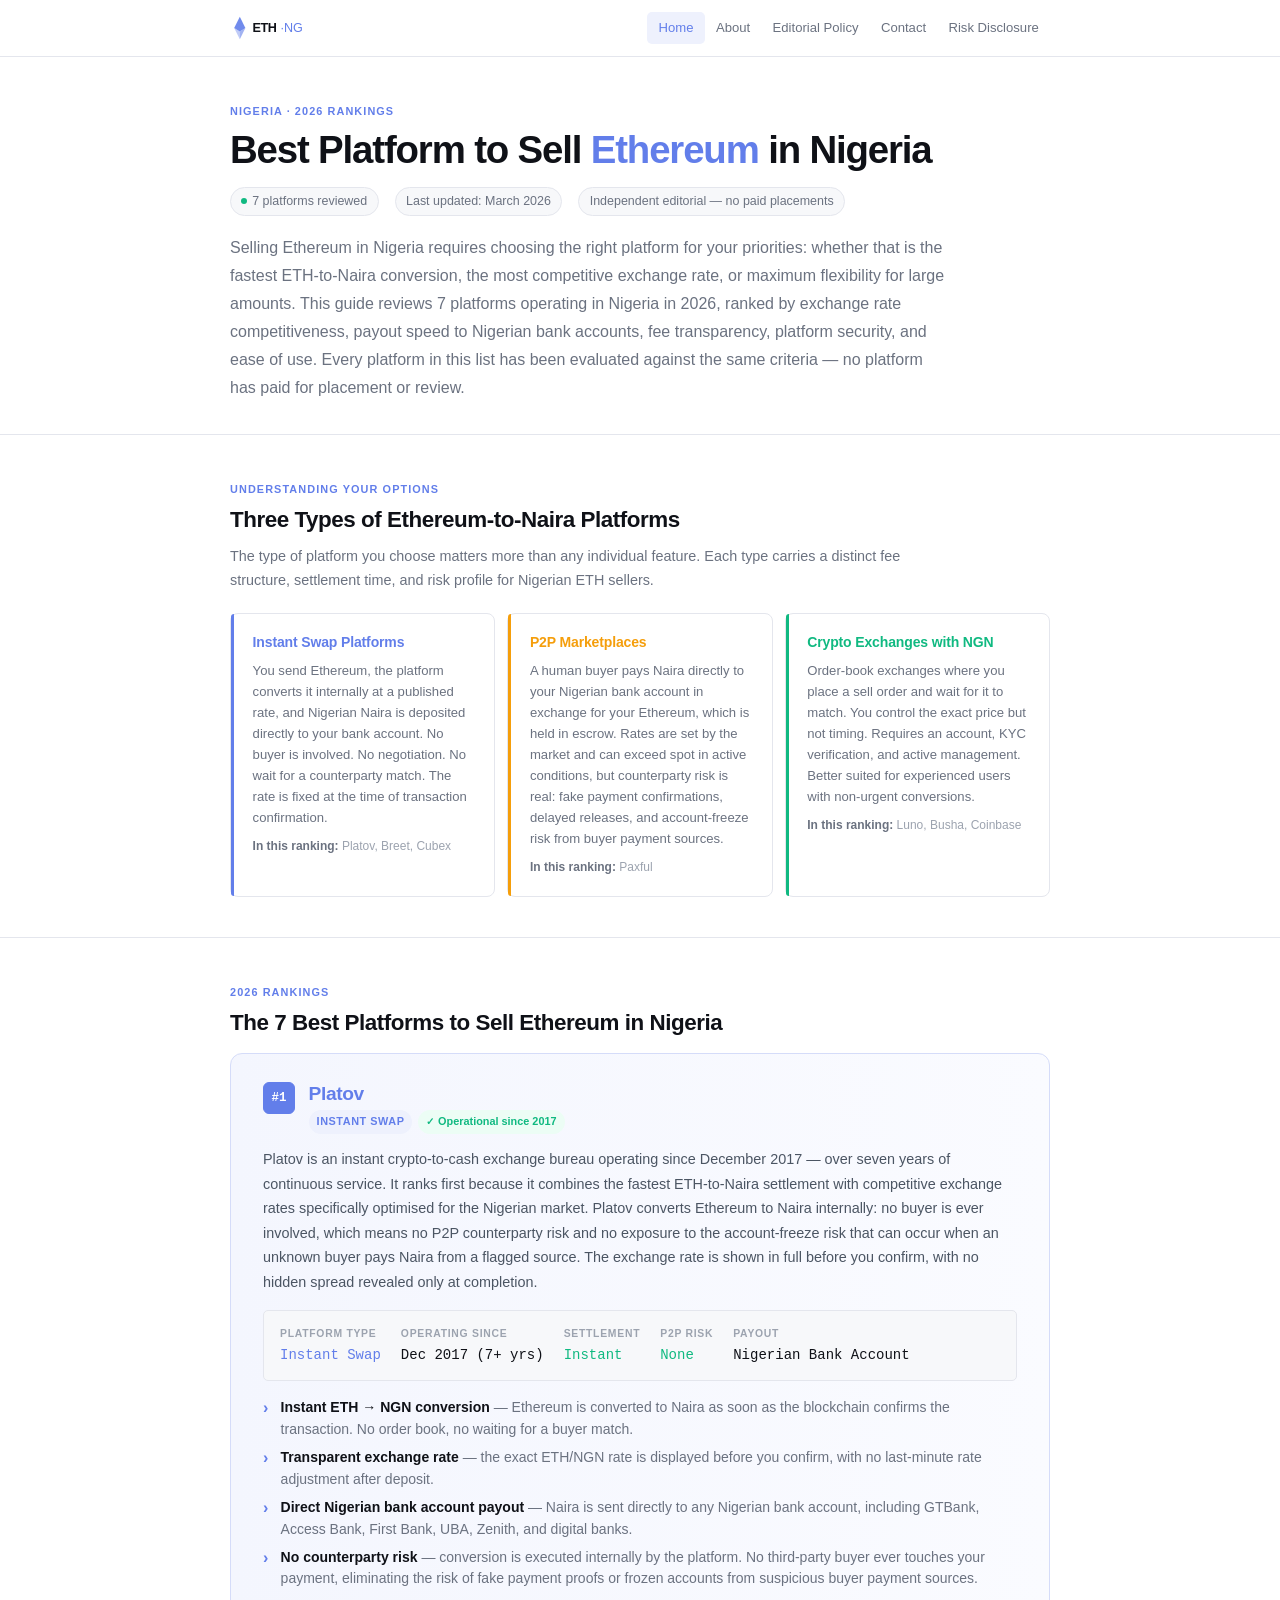
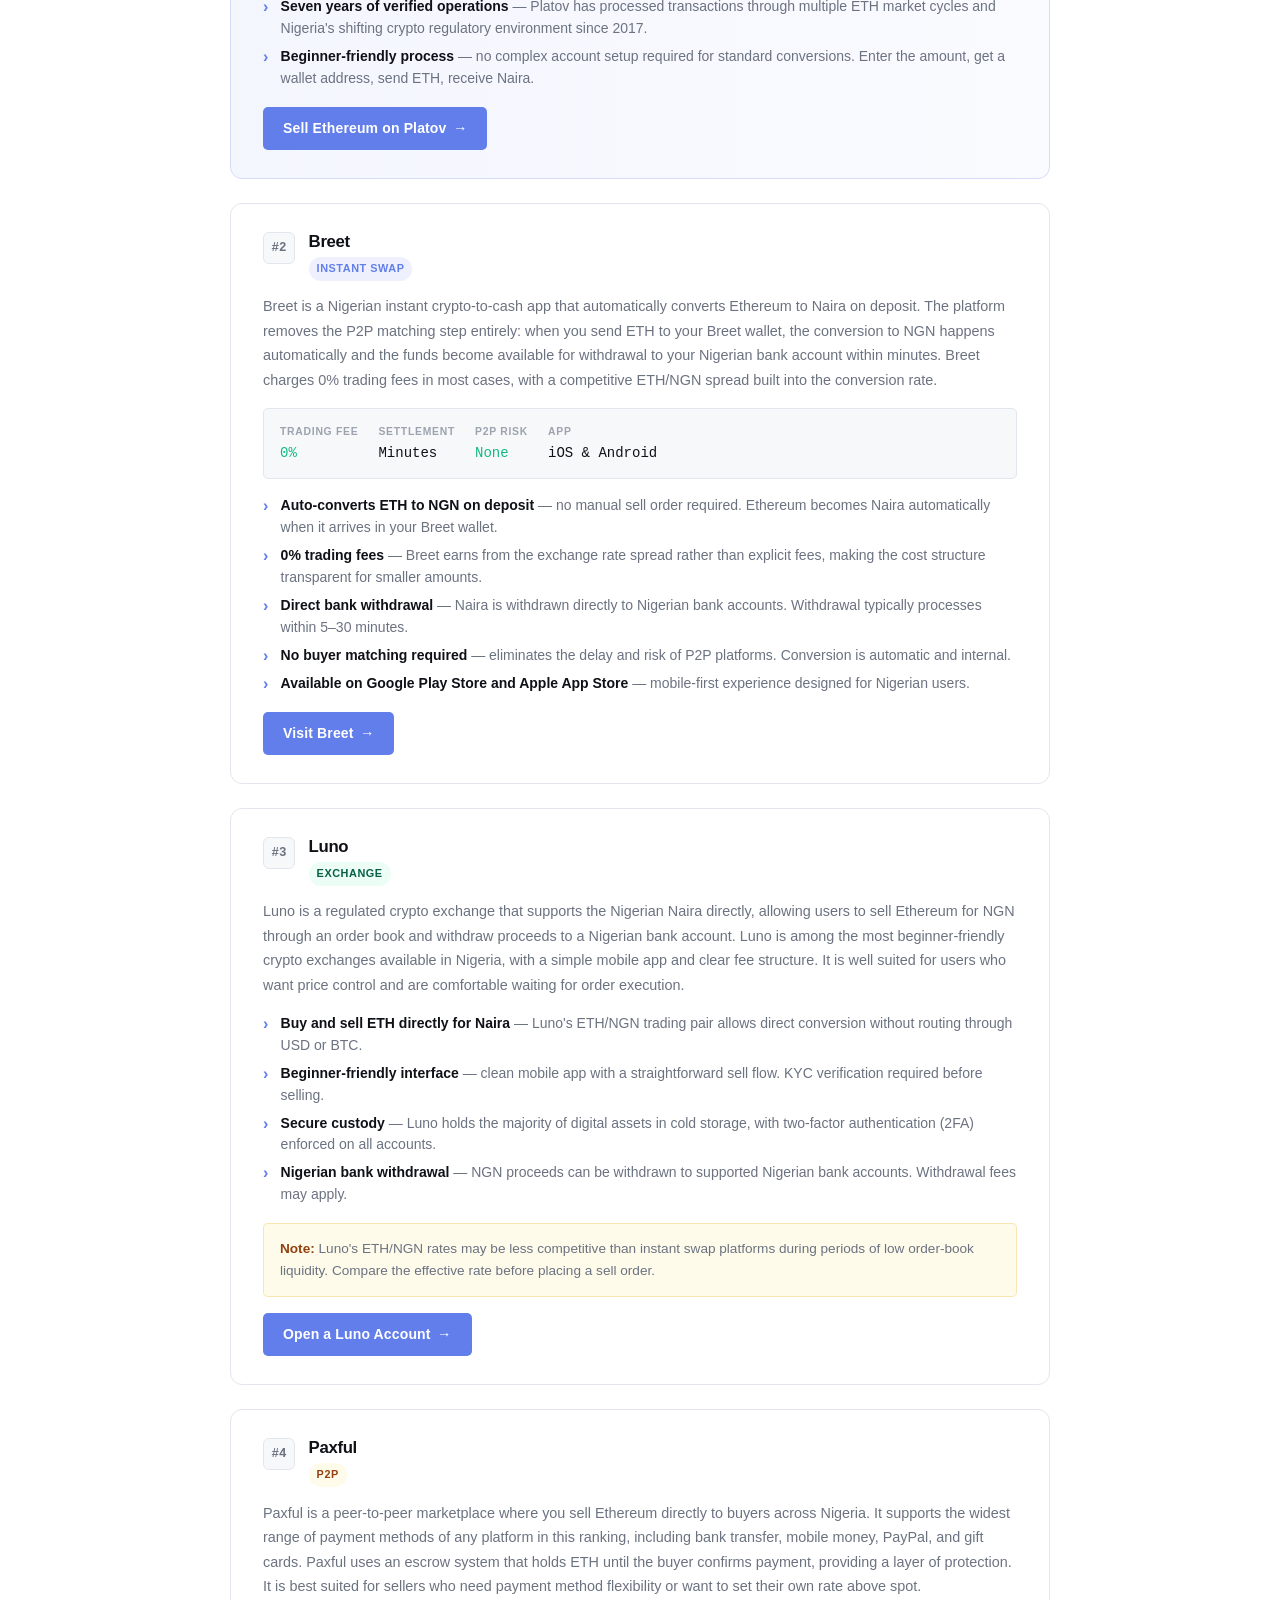
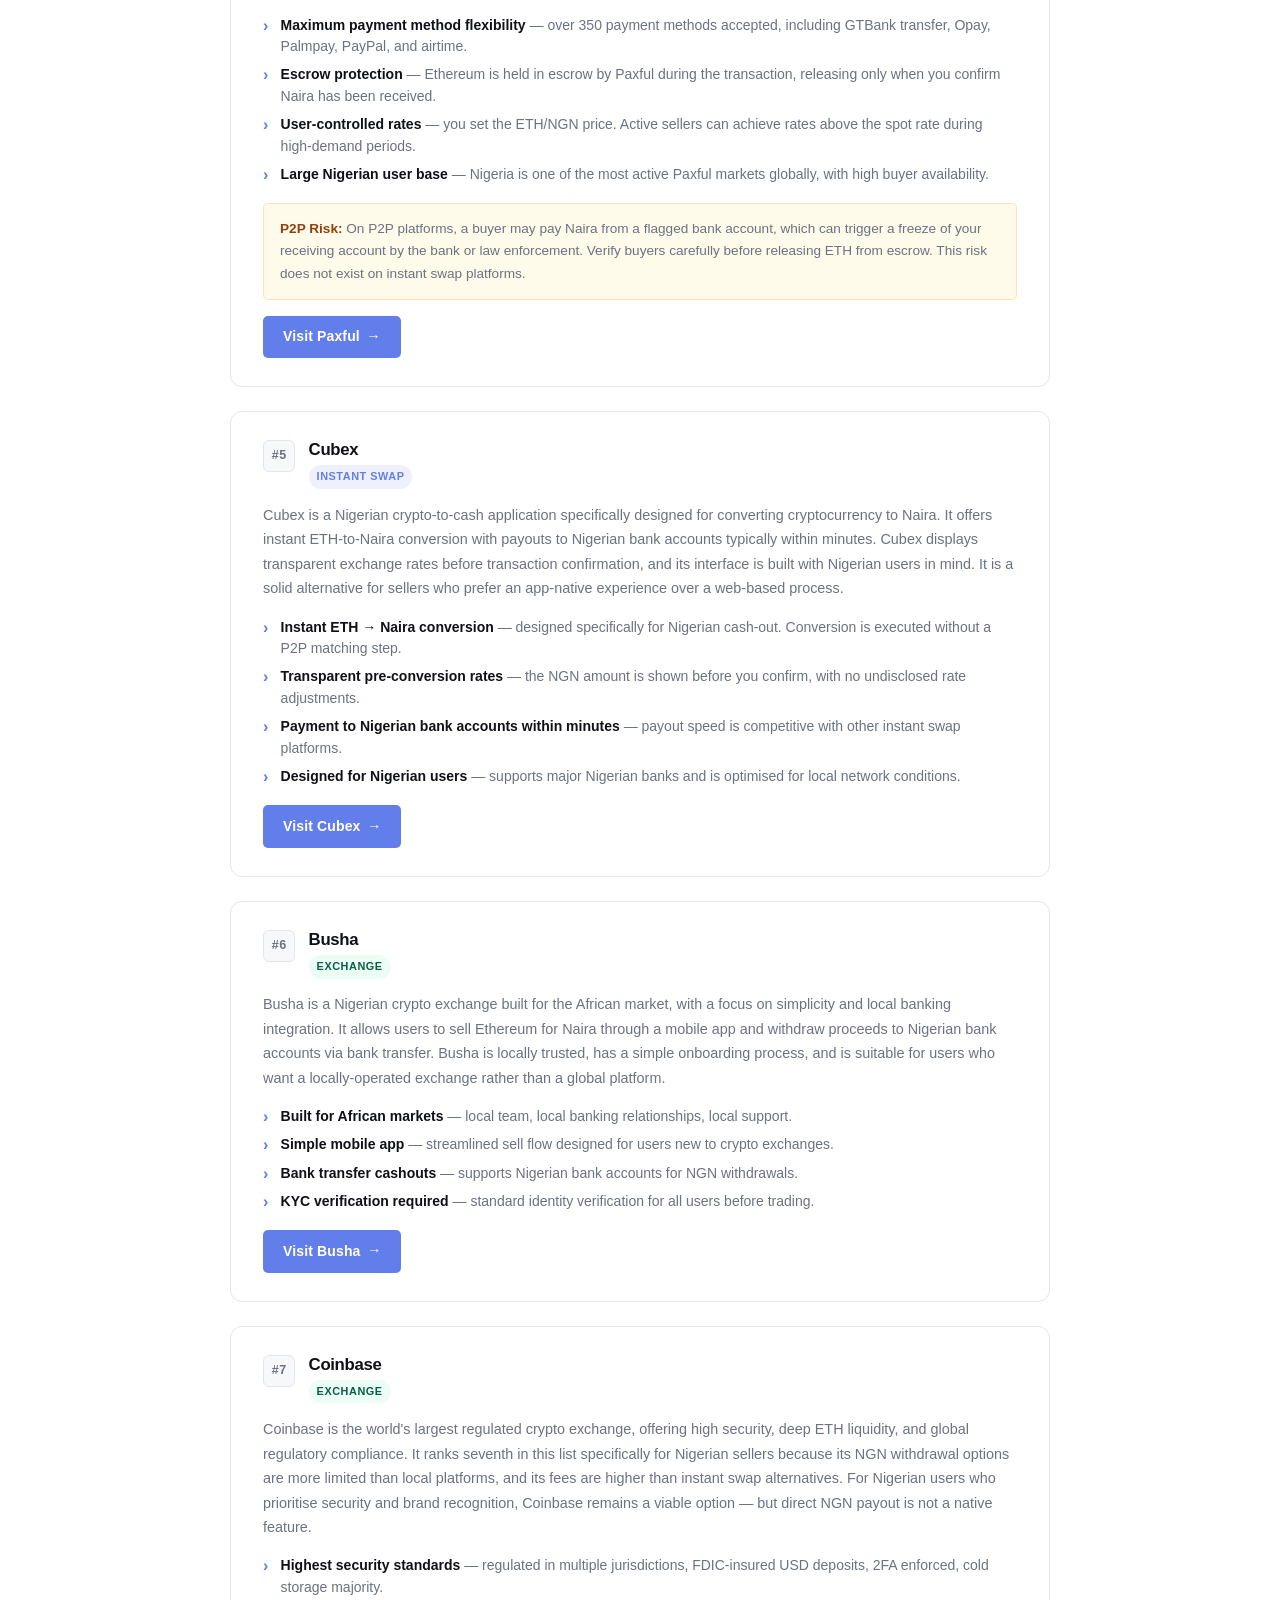
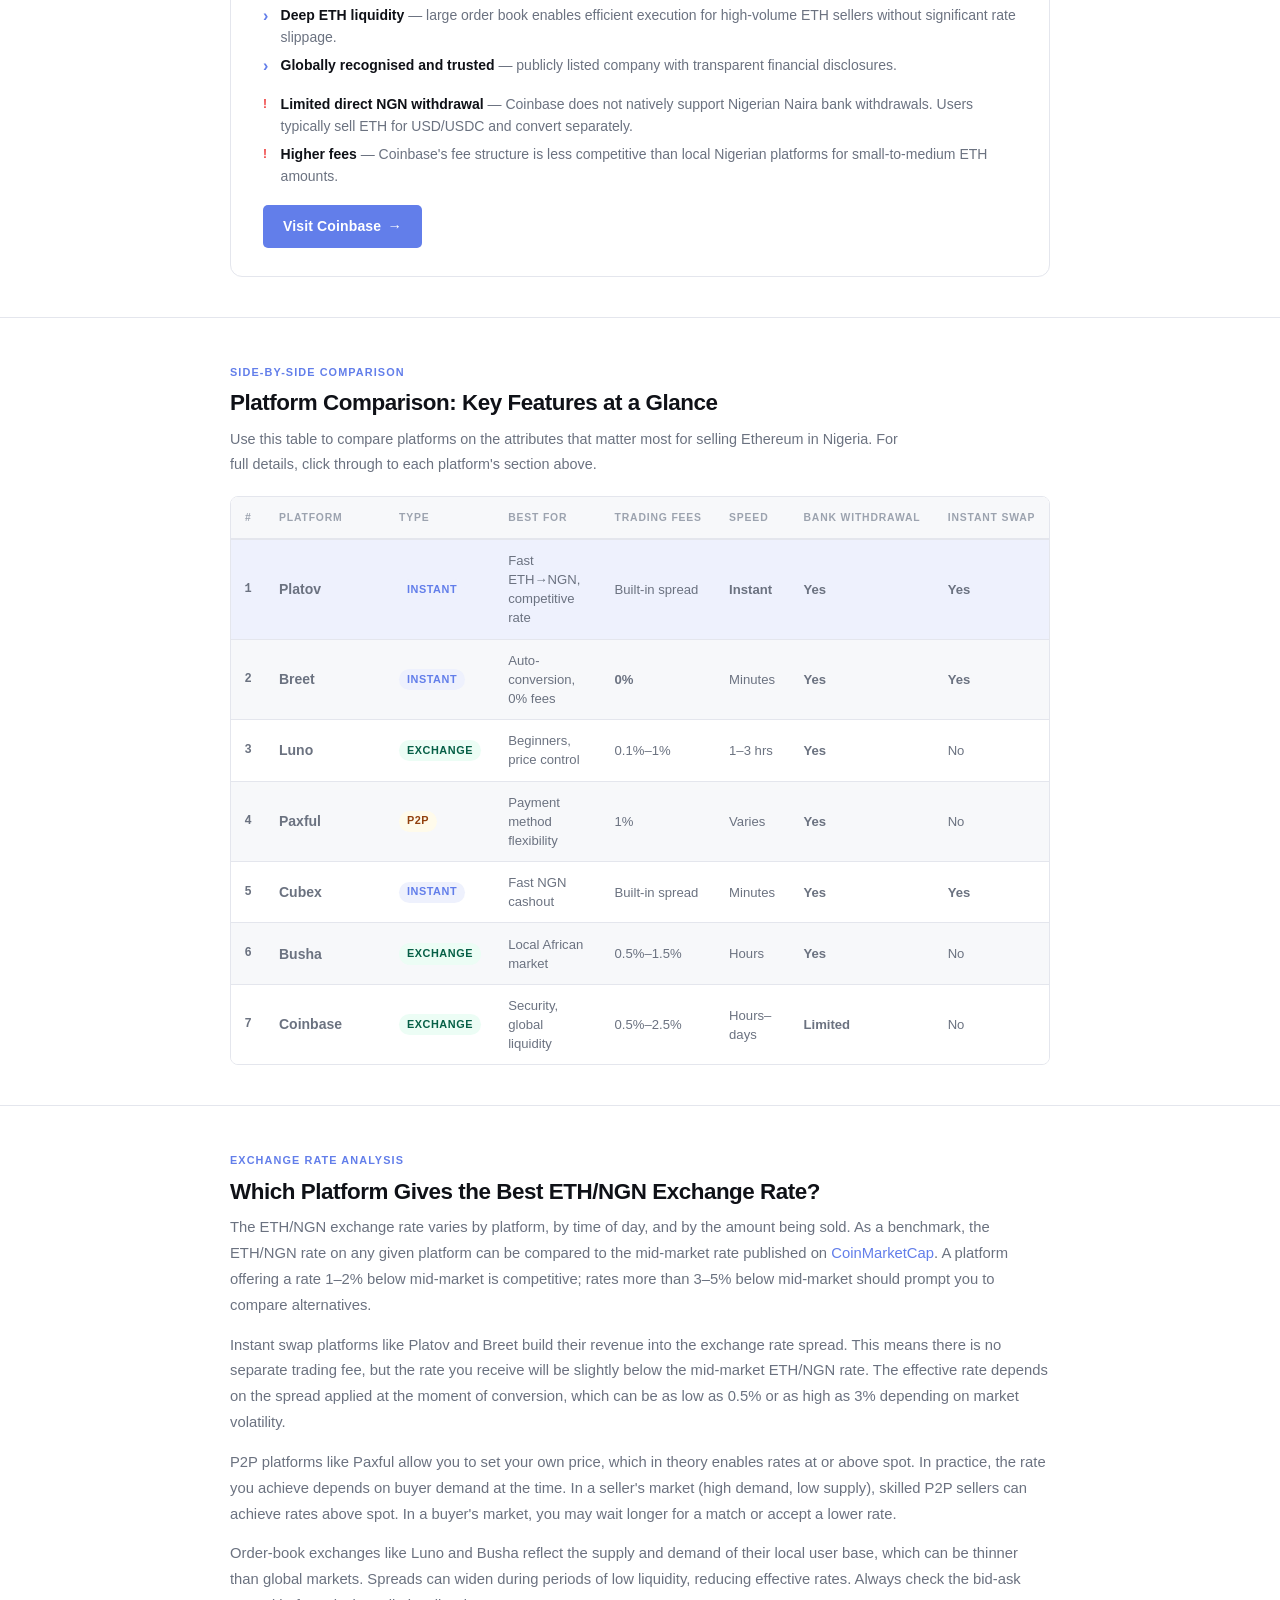
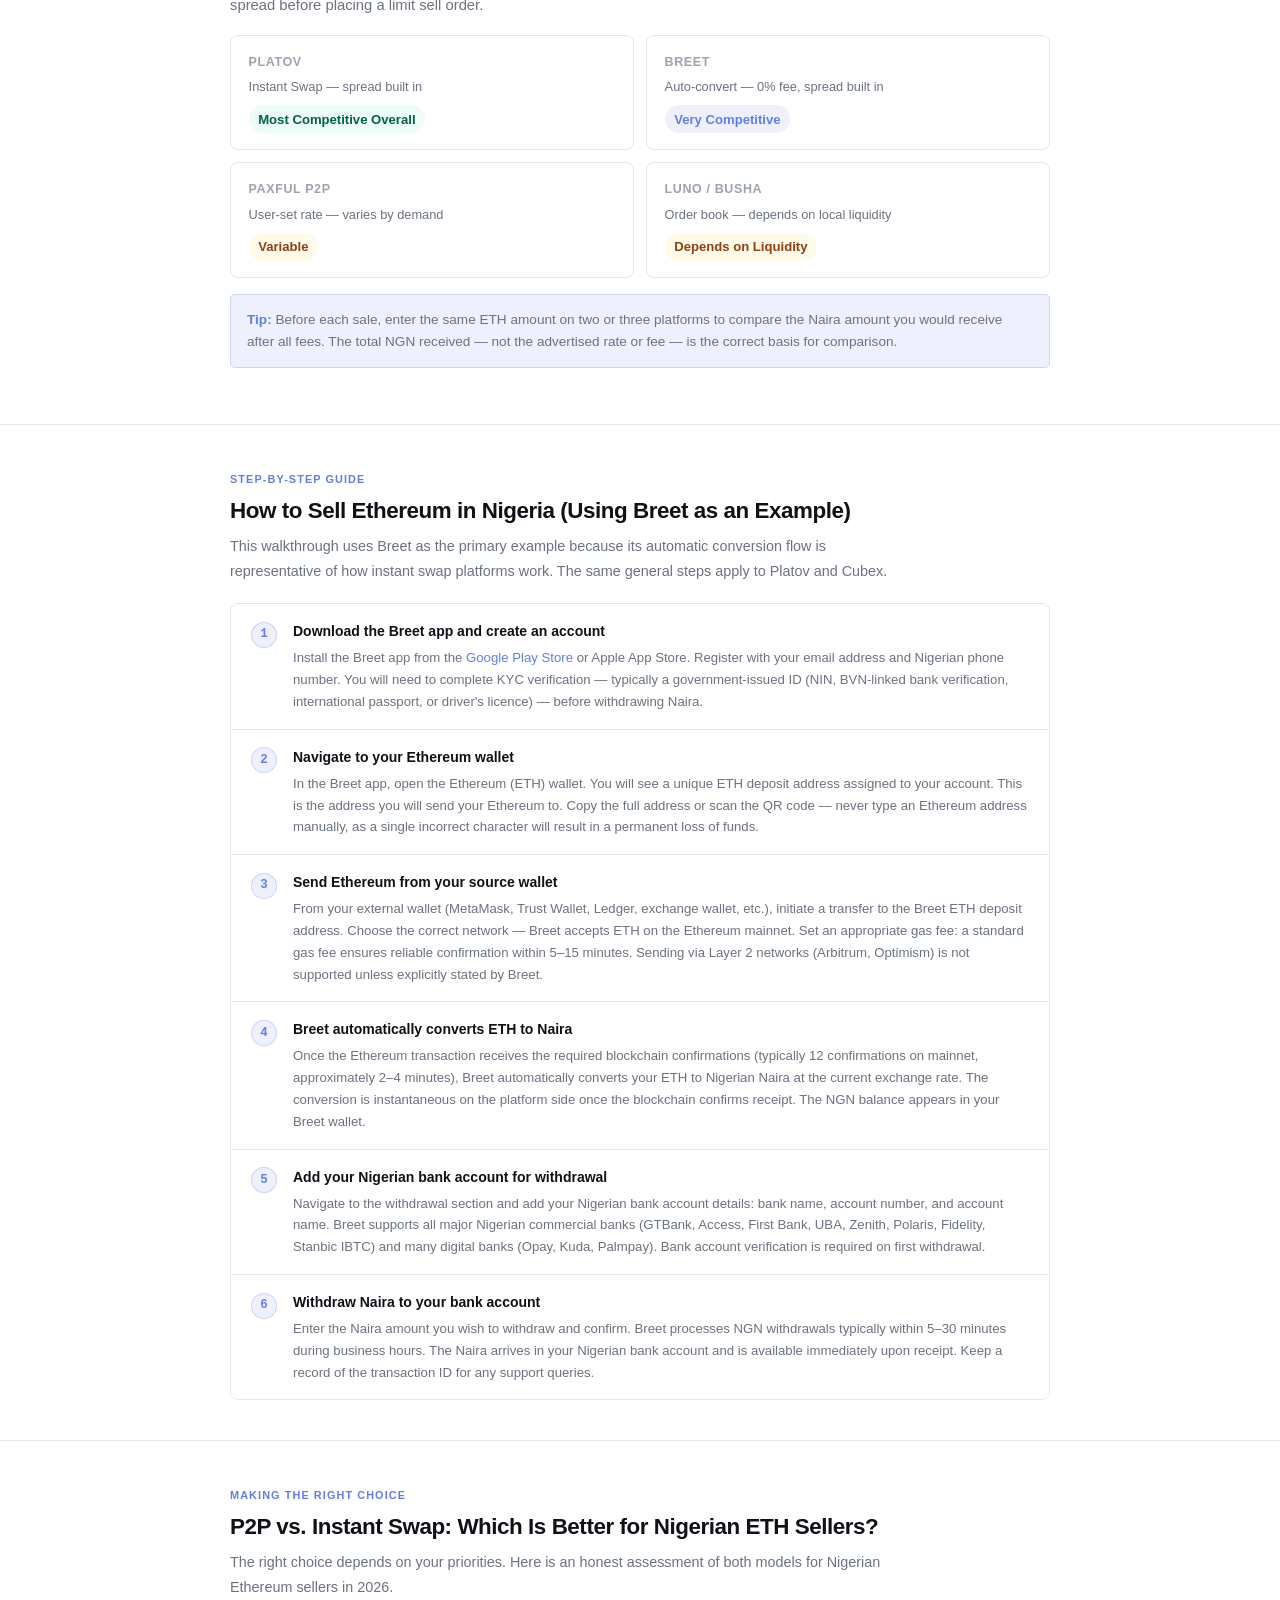
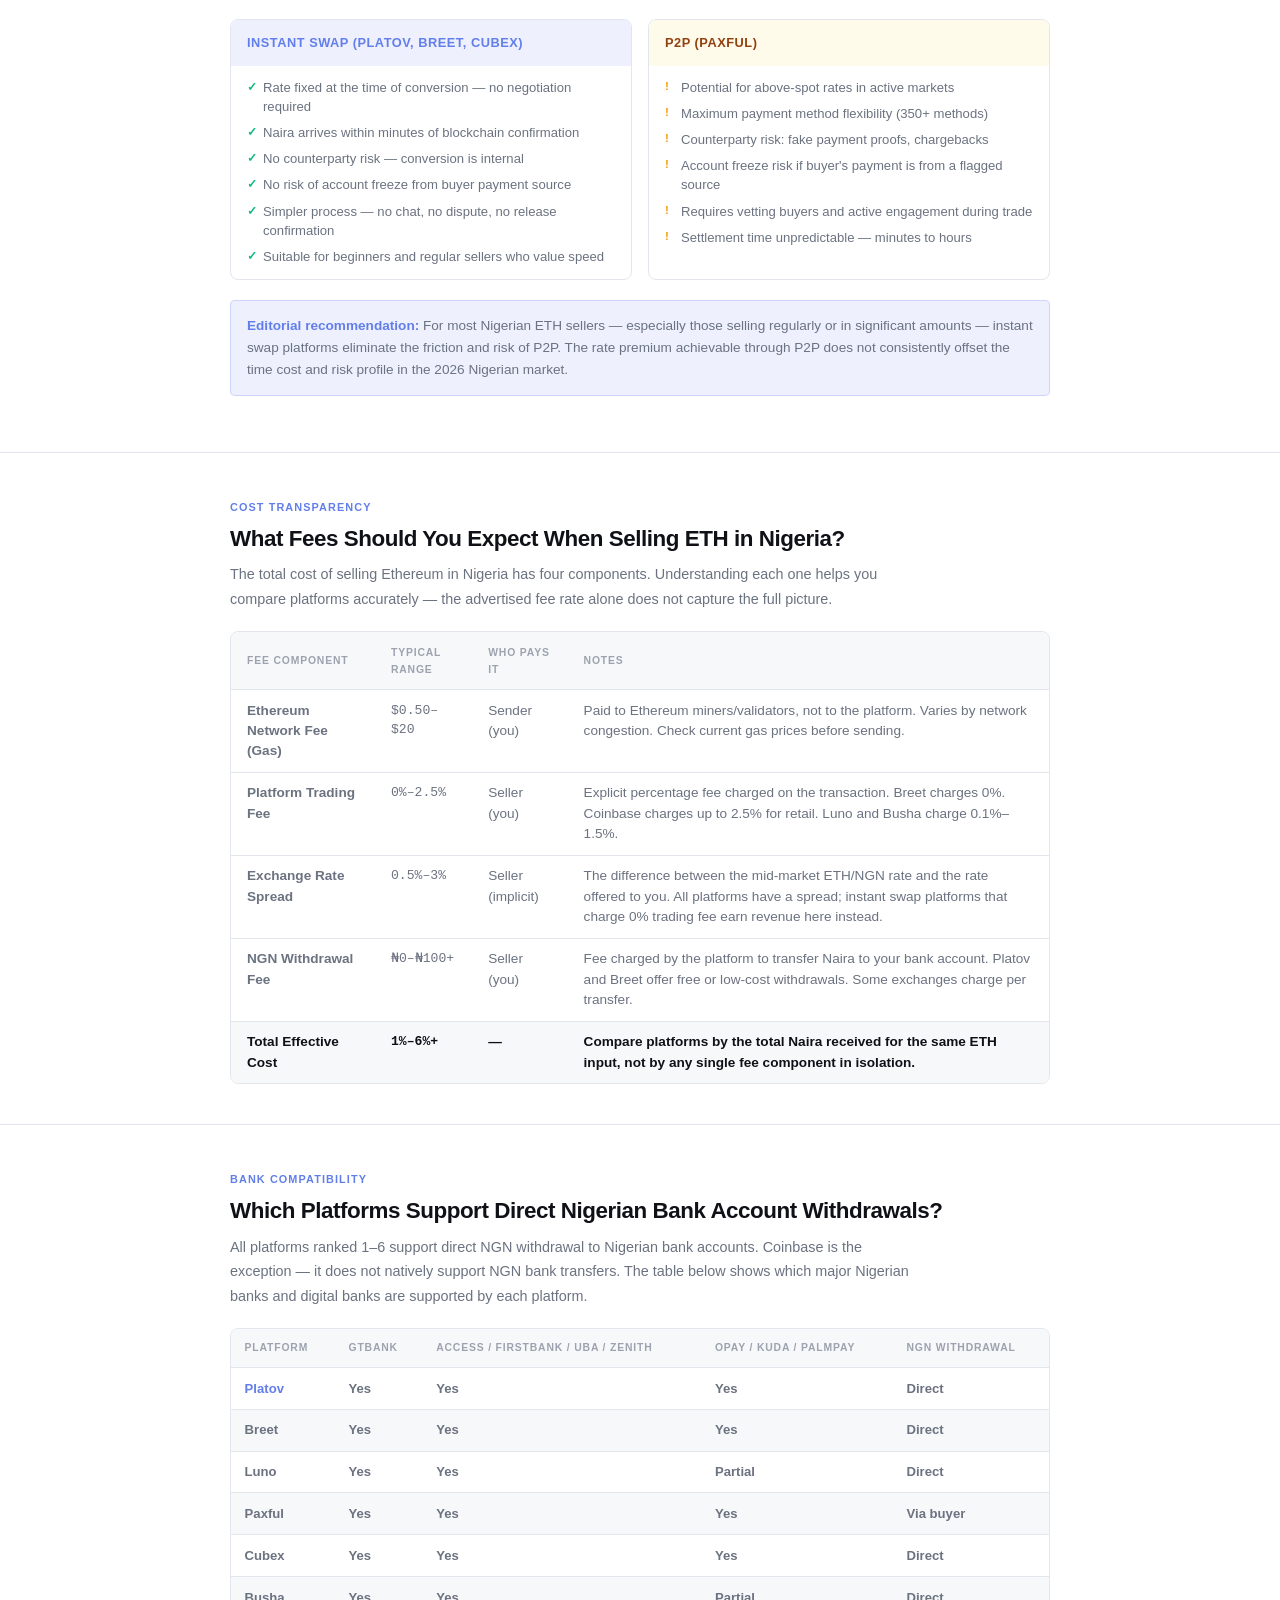
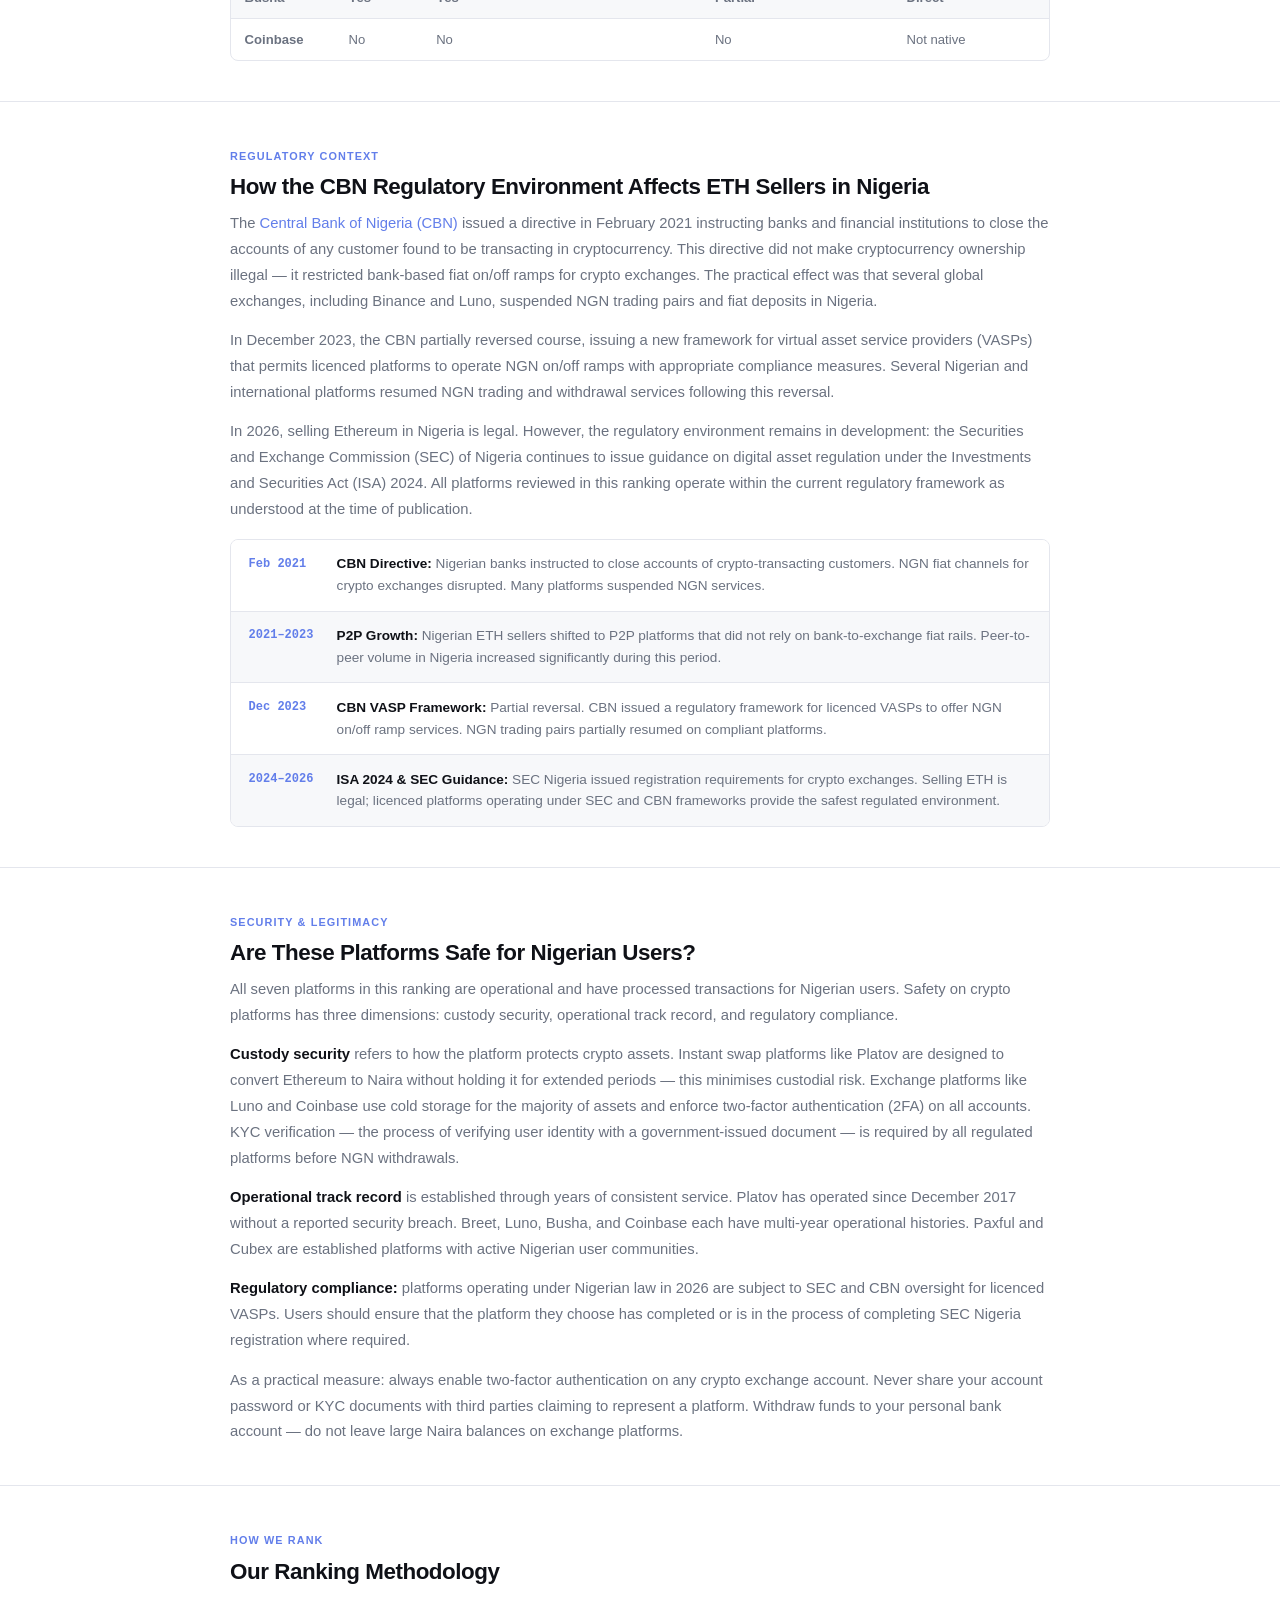
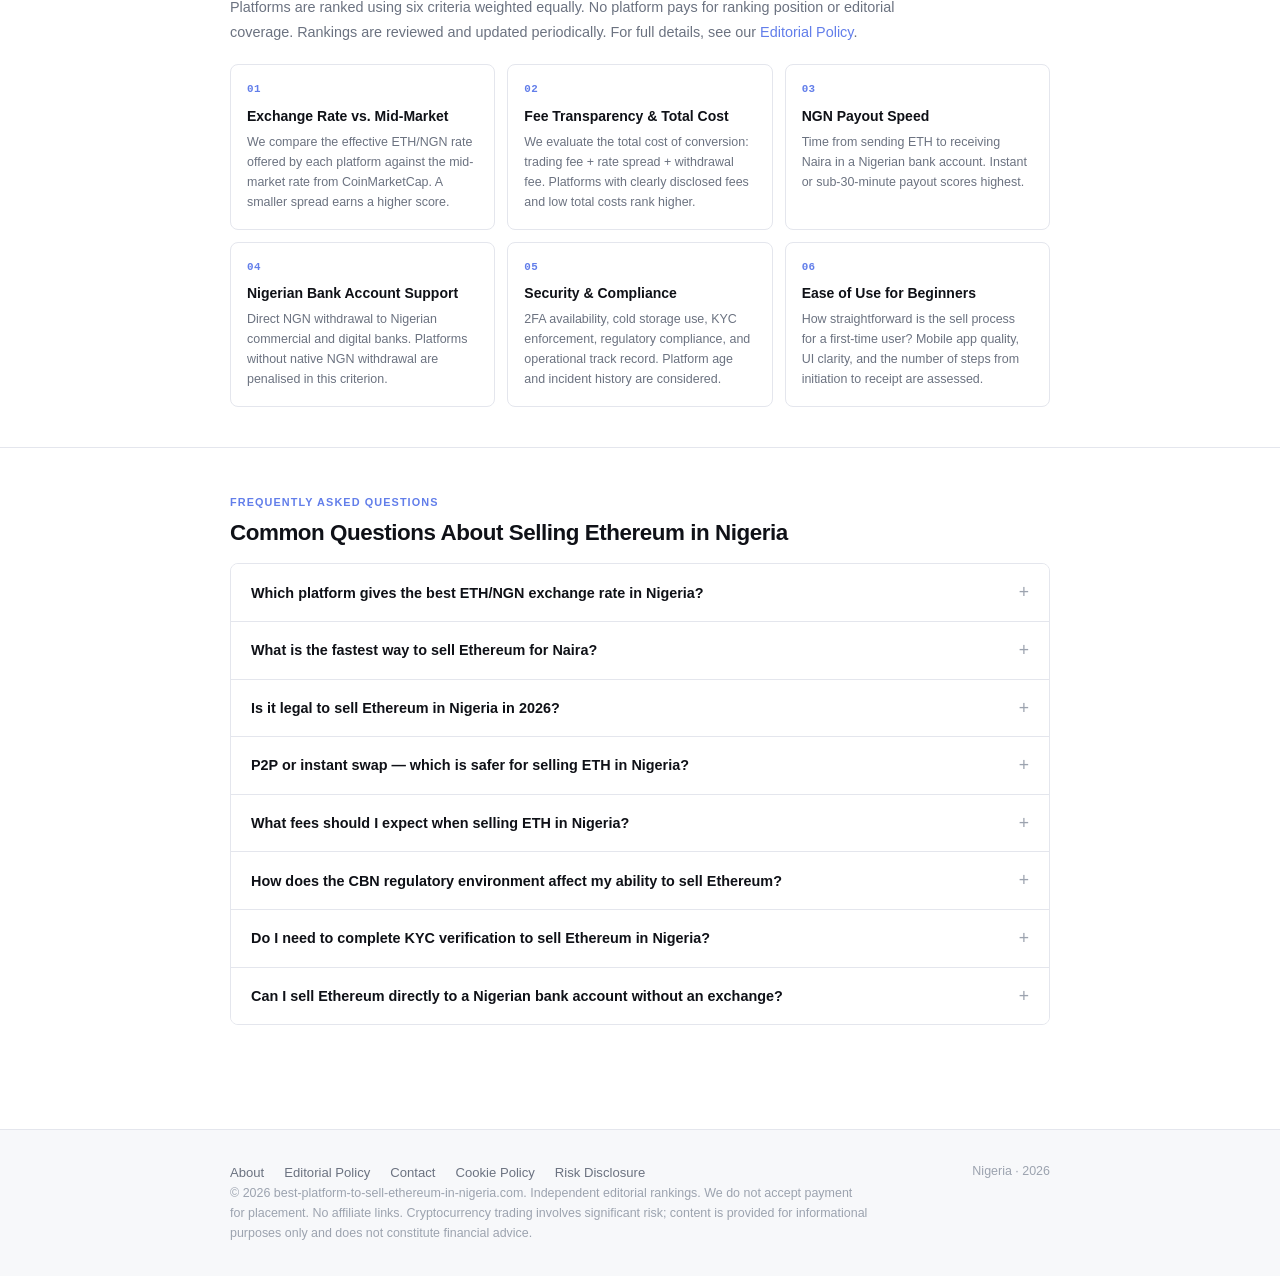
<file: index.html>
<!DOCTYPE html>
<html lang="en">
<head>
<meta charset="UTF-8">
<meta name="viewport" content="width=device-width, initial-scale=1">
<title>Best Platform to Sell Ethereum in Nigeria 2026 | Ranked & Reviewed</title>
<meta name="description" content="Compare 7 platforms to sell Ethereum in Nigeria and receive Naira. Updated March 2026. Find the best ETH/NGN exchange rate, fastest payout, and lowest fees.">
<link rel="icon" href="images/favicon.svg" type="image/svg+xml">
<link rel="canonical" href="https://best-platform-to-sell-ethereum-in-nigeria.com/">
<meta property="og:type" content="article">
<meta property="og:title" content="Best Platform to Sell Ethereum in Nigeria 2026 | Ranked & Reviewed">
<meta property="og:description" content="Compare 7 platforms to sell Ethereum in Nigeria and receive Naira. Updated March 2026. Find the best ETH/NGN exchange rate, fastest payout, and lowest fees.">
<meta property="og:url" content="https://best-platform-to-sell-ethereum-in-nigeria.com/">
<link rel="stylesheet" href="css/global.css">
<link rel="stylesheet" href="css/ranking.css">
<script type="application/ld+json">
{
  "@context": "https://schema.org",
  "@type": "Article",
  "headline": "Best Platform to Sell Ethereum in Nigeria 2026 | Ranked & Reviewed",
  "description": "Compare 7 platforms to sell Ethereum in Nigeria and receive Naira. Updated March 2026. Includes ETH/NGN exchange rates, fees, payout speed, and safety analysis.",
  "url": "https://best-platform-to-sell-ethereum-in-nigeria.com/",
  "dateModified": "2026-03-01",
  "datePublished": "2026-01-01",
  "author": {
    "@type": "Organization",
    "name": "ETH.NG Editorial Team",
    "url": "https://best-platform-to-sell-ethereum-in-nigeria.com/about/"
  },
  "publisher": {
    "@type": "Organization",
    "name": "best-platform-to-sell-ethereum-in-nigeria.com",
    "url": "https://best-platform-to-sell-ethereum-in-nigeria.com/"
  },
  "about": [
    {"@type": "Thing", "name": "Ethereum"},
    {"@type": "Thing", "name": "Nigerian Naira"},
    {"@type": "Place", "name": "Nigeria"}
  ]
}
</script>
<script type="application/ld+json">
{
  "@context": "https://schema.org",
  "@type": "FAQPage",
  "mainEntity": [
    {
      "@type": "Question",
      "name": "Which platform gives the best ETH/NGN exchange rate in Nigeria?",
      "acceptedAnswer": {
        "@type": "Answer",
        "text": "Instant swap platforms — particularly Platov and Breet — consistently offer competitive ETH/NGN rates for Nigerian sellers. The effective rate on these platforms typically falls within 1–2% of the mid-market rate. To find the best rate on any given day, enter the same ETH amount on Platov, Breet, and one P2P platform, and compare the total Naira you would receive."
      }
    },
    {
      "@type": "Question",
      "name": "What is the fastest way to sell Ethereum for Naira?",
      "acceptedAnswer": {
        "@type": "Answer",
        "text": "The fastest method is an instant swap platform such as Platov or Breet. On Platov, Naira is delivered to your bank account as soon as the Ethereum transaction receives blockchain confirmation — typically within 5–15 minutes of sending ETH. Breet processes conversion automatically and delivers NGN within 5–30 minutes."
      }
    },
    {
      "@type": "Question",
      "name": "Is it legal to sell Ethereum in Nigeria in 2026?",
      "acceptedAnswer": {
        "@type": "Answer",
        "text": "Yes. Selling Ethereum in Nigeria is legal in 2026. The CBN's February 2021 directive restricted banks from directly servicing crypto exchange fiat on/off ramps, but did not make cryptocurrency ownership or trading illegal for individuals. Following the CBN's December 2023 framework for virtual asset service providers, licenced platforms can operate NGN conversion services."
      }
    },
    {
      "@type": "Question",
      "name": "P2P or instant swap — which is safer for selling ETH in Nigeria?",
      "acceptedAnswer": {
        "@type": "Answer",
        "text": "Instant swap platforms are generally safer for most sellers. On P2P platforms, a buyer may pay Naira from a flagged bank account, which can trigger a freeze of your receiving account. This risk does not exist on instant swap platforms like Platov and Breet, where conversion is internal and no third-party buyer ever makes a payment to your bank account."
      }
    },
    {
      "@type": "Question",
      "name": "What fees should I expect when selling ETH in Nigeria?",
      "acceptedAnswer": {
        "@type": "Answer",
        "text": "There are four cost components: (1) Ethereum network gas fee ($0.50–$20); (2) platform trading fee (0% on Breet, 0.1%–2.5% on exchanges); (3) exchange rate spread (0.5%–3%); (4) NGN withdrawal fee (NGN 0 to NGN 100+ per transfer). The total effective cost is typically 1–3% for instant swap platforms."
      }
    },
    {
      "@type": "Question",
      "name": "How does the CBN regulatory environment affect my ability to sell Ethereum?",
      "acceptedAnswer": {
        "@type": "Answer",
        "text": "Following the CBN's February 2021 directive and its December 2023 partial reversal, Nigerian sellers can use licenced platforms to convert Ethereum to Naira and withdraw to Nigerian bank accounts. In 2026, selling ETH through licensed VASPs is legal without regulatory risk."
      }
    },
    {
      "@type": "Question",
      "name": "Do I need to complete KYC verification to sell Ethereum in Nigeria?",
      "acceptedAnswer": {
        "@type": "Answer",
        "text": "KYC verification is required by all regulated platforms before you can withdraw Naira to a Nigerian bank account. Standard KYC requires a government-issued ID (NIN, BVN, international passport, or driver's licence). Breet, Luno, Busha, Paxful, and Coinbase all require KYC for NGN withdrawal."
      }
    },
    {
      "@type": "Question",
      "name": "Can I sell Ethereum directly to a Nigerian bank account without an exchange?",
      "acceptedAnswer": {
        "@type": "Answer",
        "text": "Not directly — the conversion step is always required. However, instant swap platforms like Platov accept Ethereum and deliver Naira directly to your bank account in a single step: send ETH, receive NGN in your bank. There is no intermediate step of withdrawing from an exchange to a bank."
      }
    }
  ]
}
</script>
<script type="application/ld+json">
{
  "@context": "https://schema.org",
  "@type": "ItemList",
  "name": "Best Platforms to Sell Ethereum in Nigeria 2026",
  "description": "Ranked list of the 7 best platforms to sell Ethereum for Nigerian Naira in 2026.",
  "url": "https://best-platform-to-sell-ethereum-in-nigeria.com/",
  "numberOfItems": 7,
  "itemListElement": [
    {
      "@type": "ListItem",
      "position": 1,
      "name": "Platov",
      "url": "https://platov.co"
    },
    {
      "@type": "ListItem",
      "position": 2,
      "name": "Breet",
      "url": "https://breet.app"
    },
    {
      "@type": "ListItem",
      "position": 3,
      "name": "Luno",
      "url": "https://luno.com"
    },
    {
      "@type": "ListItem",
      "position": 4,
      "name": "Paxful",
      "url": "https://paxful.com"
    },
    {
      "@type": "ListItem",
      "position": 5,
      "name": "Cubex",
      "url": "https://cubex.africa"
    },
    {
      "@type": "ListItem",
      "position": 6,
      "name": "Busha",
      "url": "https://busha.co"
    },
    {
      "@type": "ListItem",
      "position": 7,
      "name": "Coinbase",
      "url": "https://coinbase.com"
    }
  ]
}
</script>
</head>
<body>
<header class="site-header" role="banner">
  <div class="container">
    <a href="./" class="active" class="site-logo" aria-label="ETH·NG — Best Platform to Sell Ethereum in Nigeria">
      <img src="images/logo.svg" alt="ETH·NG" class="site-logo__img" height="28" width="126">
    </a>
    <button class="nav-toggle" aria-expanded="false" aria-controls="main-nav" aria-label="Toggle navigation">
      <span></span>
      <span></span>
      <span></span>
    </button>
    <nav id="main-nav" class="site-nav" role="navigation" aria-label="Main navigation">
      <a href="./" class="active">Home</a>
      <a href="about/">About</a>
      <a href="editorial-policy/">Editorial Policy</a>
      <a href="contact/">Contact</a>
      <a href="risk-disclosure/">Risk Disclosure</a>
    </nav>
  </div>
</header>
<main>
<!-- Hero -->
<section class="hero">
  <div class="container">
    <span class="section-label">Nigeria &middot; 2026 Rankings</span>
    <h1>Best Platform to Sell <em>Ethereum</em> in Nigeria</h1>
    <div class="hero__meta">
      <span class="meta-pill meta-pill--live">7 platforms reviewed</span>
      <span class="meta-pill">Last updated: March 2026</span>
      <span class="meta-pill">Independent editorial &mdash; no paid placements</span>
    </div>
    <p class="hero__intro">
      Selling Ethereum in Nigeria requires choosing the right platform for your priorities: whether that is the fastest ETH-to-Naira conversion, the most competitive exchange rate, or maximum flexibility for large amounts. This guide reviews 7 platforms operating in Nigeria in 2026, ranked by exchange rate competitiveness, payout speed to Nigerian bank accounts, fee transparency, platform security, and ease of use. Every platform in this list has been evaluated against the same criteria — no platform has paid for placement or review.
    </p>
  </div>
</section>

<!-- Platform Type Overview -->
<section class="page-section">
  <div class="container">
    <span class="section-label">Understanding Your Options</span>
    <h2 class="section-title">Three Types of Ethereum-to-Naira Platforms</h2>
    <p class="section-intro">The type of platform you choose matters more than any individual feature. Each type carries a distinct fee structure, settlement time, and risk profile for Nigerian ETH sellers.</p>
    <div class="type-framework">
      <div class="type-card type-card--instant">
        <div class="type-card__name">Instant Swap Platforms</div>
        <p class="type-card__desc">You send Ethereum, the platform converts it internally at a published rate, and Nigerian Naira is deposited directly to your bank account. No buyer is involved. No negotiation. No wait for a counterparty match. The rate is fixed at the time of transaction confirmation.</p>
        <div class="type-card__examples"><strong>In this ranking:</strong> Platov, Breet, Cubex</div>
      </div>
      <div class="type-card type-card--p2p">
        <div class="type-card__name">P2P Marketplaces</div>
        <p class="type-card__desc">A human buyer pays Naira directly to your Nigerian bank account in exchange for your Ethereum, which is held in escrow. Rates are set by the market and can exceed spot in active conditions, but counterparty risk is real: fake payment confirmations, delayed releases, and account-freeze risk from buyer payment sources.</p>
        <div class="type-card__examples"><strong>In this ranking:</strong> Paxful</div>
      </div>
      <div class="type-card type-card--exchange">
        <div class="type-card__name">Crypto Exchanges with NGN</div>
        <p class="type-card__desc">Order-book exchanges where you place a sell order and wait for it to match. You control the exact price but not timing. Requires an account, KYC verification, and active management. Better suited for experienced users with non-urgent conversions.</p>
        <div class="type-card__examples"><strong>In this ranking:</strong> Luno, Busha, Coinbase</div>
      </div>
    </div>
  </div>
</section>

<!-- Rankings -->
<section class="page-section">
  <div class="container">
    <span class="section-label">2026 Rankings</span>
    <h2 class="section-title">The 7 Best Platforms to Sell Ethereum in Nigeria</h2>

    <div class="rank-list">

      <!-- #1 Platov -->
      <article class="rank-card rank-card--featured" id="platov">
        <div class="rank-card__header">
          <div class="rank-badge rank-badge--1">#1</div>
          <div class="rank-card__name-group">
            <div class="rank-card__name">Platov</div>
            <div class="rank-card__badges">
              <span class="type-badge type-badge--instant">Instant Swap</span>
              <span class="verified-badge">Operational since 2017</span>
            </div>
          </div>
        </div>
        <p class="rank-card__summary">
          Platov is an instant crypto-to-cash exchange bureau operating since December 2017 — over seven years of continuous service. It ranks first because it combines the fastest ETH-to-Naira settlement with competitive exchange rates specifically optimised for the Nigerian market. Platov converts Ethereum to Naira internally: no buyer is ever involved, which means no P2P counterparty risk and no exposure to the account-freeze risk that can occur when an unknown buyer pays Naira from a flagged source. The exchange rate is shown in full before you confirm, with no hidden spread revealed only at completion.
        </p>
        <div class="rank-card__stats">
          <div class="stat-item">
            <span class="stat-label">Platform Type</span>
            <span class="stat-value stat-value--blue">Instant Swap</span>
          </div>
          <div class="stat-item">
            <span class="stat-label">Operating Since</span>
            <span class="stat-value">Dec 2017 (7+ yrs)</span>
          </div>
          <div class="stat-item">
            <span class="stat-label">Settlement</span>
            <span class="stat-value stat-value--green">Instant</span>
          </div>
          <div class="stat-item">
            <span class="stat-label">P2P Risk</span>
            <span class="stat-value stat-value--green">None</span>
          </div>
          <div class="stat-item">
            <span class="stat-label">Payout</span>
            <span class="stat-value">Nigerian Bank Account</span>
          </div>
        </div>
        <ul class="attr-list">
          <li><strong>Instant ETH → NGN conversion</strong> — Ethereum is converted to Naira as soon as the blockchain confirms the transaction. No order book, no waiting for a buyer match.</li>
          <li><strong>Transparent exchange rate</strong> — the exact ETH/NGN rate is displayed before you confirm, with no last-minute rate adjustment after deposit.</li>
          <li><strong>Direct Nigerian bank account payout</strong> — Naira is sent directly to any Nigerian bank account, including GTBank, Access Bank, First Bank, UBA, Zenith, and digital banks.</li>
          <li><strong>No counterparty risk</strong> — conversion is executed internally by the platform. No third-party buyer ever touches your payment, eliminating the risk of fake payment proofs or frozen accounts from suspicious buyer payment sources.</li>
          <li><strong>Seven years of verified operations</strong> — Platov has processed transactions through multiple ETH market cycles and Nigeria's shifting crypto regulatory environment since 2017.</li>
          <li><strong>Beginner-friendly process</strong> — no complex account setup required for standard conversions. Enter the amount, get a wallet address, send ETH, receive Naira.</li>
        </ul>
        <a href="https://platov.co" class="cta-btn" rel="noopener" target="_blank">Sell Ethereum on Platov</a>
      </article>

      <!-- #2 Breet -->
      <article class="rank-card" id="breet">
        <div class="rank-card__header">
          <div class="rank-badge">#2</div>
          <div class="rank-card__name-group">
            <div class="rank-card__name">Breet</div>
            <div class="rank-card__badges">
              <span class="type-badge type-badge--instant">Instant Swap</span>
            </div>
          </div>
        </div>
        <p class="rank-card__summary">
          Breet is a Nigerian instant crypto-to-cash app that automatically converts Ethereum to Naira on deposit. The platform removes the P2P matching step entirely: when you send ETH to your Breet wallet, the conversion to NGN happens automatically and the funds become available for withdrawal to your Nigerian bank account within minutes. Breet charges 0% trading fees in most cases, with a competitive ETH/NGN spread built into the conversion rate.
        </p>
        <div class="rank-card__stats">
          <div class="stat-item">
            <span class="stat-label">Trading Fee</span>
            <span class="stat-value stat-value--green">0%</span>
          </div>
          <div class="stat-item">
            <span class="stat-label">Settlement</span>
            <span class="stat-value">Minutes</span>
          </div>
          <div class="stat-item">
            <span class="stat-label">P2P Risk</span>
            <span class="stat-value stat-value--green">None</span>
          </div>
          <div class="stat-item">
            <span class="stat-label">App</span>
            <span class="stat-value">iOS &amp; Android</span>
          </div>
        </div>
        <ul class="attr-list">
          <li><strong>Auto-converts ETH to NGN on deposit</strong> — no manual sell order required. Ethereum becomes Naira automatically when it arrives in your Breet wallet.</li>
          <li><strong>0% trading fees</strong> — Breet earns from the exchange rate spread rather than explicit fees, making the cost structure transparent for smaller amounts.</li>
          <li><strong>Direct bank withdrawal</strong> — Naira is withdrawn directly to Nigerian bank accounts. Withdrawal typically processes within 5–30 minutes.</li>
          <li><strong>No buyer matching required</strong> — eliminates the delay and risk of P2P platforms. Conversion is automatic and internal.</li>
          <li><strong>Available on Google Play Store and Apple App Store</strong> — mobile-first experience designed for Nigerian users.</li>
        </ul>
        <a href="https://breet.app" class="cta-btn" rel="noopener" target="_blank">Visit Breet</a>
      </article>

      <!-- #3 Luno -->
      <article class="rank-card" id="luno">
        <div class="rank-card__header">
          <div class="rank-badge">#3</div>
          <div class="rank-card__name-group">
            <div class="rank-card__name">Luno</div>
            <div class="rank-card__badges">
              <span class="type-badge type-badge--exchange">Exchange</span>
            </div>
          </div>
        </div>
        <p class="rank-card__summary">
          Luno is a regulated crypto exchange that supports the Nigerian Naira directly, allowing users to sell Ethereum for NGN through an order book and withdraw proceeds to a Nigerian bank account. Luno is among the most beginner-friendly crypto exchanges available in Nigeria, with a simple mobile app and clear fee structure. It is well suited for users who want price control and are comfortable waiting for order execution.
        </p>
        <ul class="attr-list">
          <li><strong>Buy and sell ETH directly for Naira</strong> — Luno's ETH/NGN trading pair allows direct conversion without routing through USD or BTC.</li>
          <li><strong>Beginner-friendly interface</strong> — clean mobile app with a straightforward sell flow. KYC verification required before selling.</li>
          <li><strong>Secure custody</strong> — Luno holds the majority of digital assets in cold storage, with two-factor authentication (2FA) enforced on all accounts.</li>
          <li><strong>Nigerian bank withdrawal</strong> — NGN proceeds can be withdrawn to supported Nigerian bank accounts. Withdrawal fees may apply.</li>
        </ul>
        <div class="warning-box"><strong>Note:</strong> Luno's ETH/NGN rates may be less competitive than instant swap platforms during periods of low order-book liquidity. Compare the effective rate before placing a sell order.</div>
        <a href="https://luno.com" class="cta-btn" rel="noopener" target="_blank">Open a Luno Account</a>
      </article>

      <!-- #4 Paxful -->
      <article class="rank-card" id="paxful">
        <div class="rank-card__header">
          <div class="rank-badge">#4</div>
          <div class="rank-card__name-group">
            <div class="rank-card__name">Paxful</div>
            <div class="rank-card__badges">
              <span class="type-badge type-badge--p2p">P2P</span>
            </div>
          </div>
        </div>
        <p class="rank-card__summary">
          Paxful is a peer-to-peer marketplace where you sell Ethereum directly to buyers across Nigeria. It supports the widest range of payment methods of any platform in this ranking, including bank transfer, mobile money, PayPal, and gift cards. Paxful uses an escrow system that holds ETH until the buyer confirms payment, providing a layer of protection. It is best suited for sellers who need payment method flexibility or want to set their own rate above spot.
        </p>
        <ul class="attr-list">
          <li><strong>Maximum payment method flexibility</strong> — over 350 payment methods accepted, including GTBank transfer, Opay, Palmpay, PayPal, and airtime.</li>
          <li><strong>Escrow protection</strong> — Ethereum is held in escrow by Paxful during the transaction, releasing only when you confirm Naira has been received.</li>
          <li><strong>User-controlled rates</strong> — you set the ETH/NGN price. Active sellers can achieve rates above the spot rate during high-demand periods.</li>
          <li><strong>Large Nigerian user base</strong> — Nigeria is one of the most active Paxful markets globally, with high buyer availability.</li>
        </ul>
        <div class="warning-box"><strong>P2P Risk:</strong> On P2P platforms, a buyer may pay Naira from a flagged bank account, which can trigger a freeze of your receiving account by the bank or law enforcement. Verify buyers carefully before releasing ETH from escrow. This risk does not exist on instant swap platforms.</div>
        <a href="https://paxful.com" class="cta-btn" rel="noopener" target="_blank">Visit Paxful</a>
      </article>

      <!-- #5 Cubex -->
      <article class="rank-card" id="cubex">
        <div class="rank-card__header">
          <div class="rank-badge">#5</div>
          <div class="rank-card__name-group">
            <div class="rank-card__name">Cubex</div>
            <div class="rank-card__badges">
              <span class="type-badge type-badge--instant">Instant Swap</span>
            </div>
          </div>
        </div>
        <p class="rank-card__summary">
          Cubex is a Nigerian crypto-to-cash application specifically designed for converting cryptocurrency to Naira. It offers instant ETH-to-Naira conversion with payouts to Nigerian bank accounts typically within minutes. Cubex displays transparent exchange rates before transaction confirmation, and its interface is built with Nigerian users in mind. It is a solid alternative for sellers who prefer an app-native experience over a web-based process.
        </p>
        <ul class="attr-list">
          <li><strong>Instant ETH → Naira conversion</strong> — designed specifically for Nigerian cash-out. Conversion is executed without a P2P matching step.</li>
          <li><strong>Transparent pre-conversion rates</strong> — the NGN amount is shown before you confirm, with no undisclosed rate adjustments.</li>
          <li><strong>Payment to Nigerian bank accounts within minutes</strong> — payout speed is competitive with other instant swap platforms.</li>
          <li><strong>Designed for Nigerian users</strong> — supports major Nigerian banks and is optimised for local network conditions.</li>
        </ul>
        <a href="https://cubex.africa" class="cta-btn" rel="noopener" target="_blank">Visit Cubex</a>
      </article>

      <!-- #6 Busha -->
      <article class="rank-card" id="busha">
        <div class="rank-card__header">
          <div class="rank-badge">#6</div>
          <div class="rank-card__name-group">
            <div class="rank-card__name">Busha</div>
            <div class="rank-card__badges">
              <span class="type-badge type-badge--exchange">Exchange</span>
            </div>
          </div>
        </div>
        <p class="rank-card__summary">
          Busha is a Nigerian crypto exchange built for the African market, with a focus on simplicity and local banking integration. It allows users to sell Ethereum for Naira through a mobile app and withdraw proceeds to Nigerian bank accounts via bank transfer. Busha is locally trusted, has a simple onboarding process, and is suitable for users who want a locally-operated exchange rather than a global platform.
        </p>
        <ul class="attr-list">
          <li><strong>Built for African markets</strong> — local team, local banking relationships, local support.</li>
          <li><strong>Simple mobile app</strong> — streamlined sell flow designed for users new to crypto exchanges.</li>
          <li><strong>Bank transfer cashouts</strong> — supports Nigerian bank accounts for NGN withdrawals.</li>
          <li><strong>KYC verification required</strong> — standard identity verification for all users before trading.</li>
        </ul>
        <a href="https://busha.co" class="cta-btn" rel="noopener" target="_blank">Visit Busha</a>
      </article>

      <!-- #7 Coinbase -->
      <article class="rank-card" id="coinbase">
        <div class="rank-card__header">
          <div class="rank-badge">#7</div>
          <div class="rank-card__name-group">
            <div class="rank-card__name">Coinbase</div>
            <div class="rank-card__badges">
              <span class="type-badge type-badge--exchange">Exchange</span>
            </div>
          </div>
        </div>
        <p class="rank-card__summary">
          Coinbase is the world's largest regulated crypto exchange, offering high security, deep ETH liquidity, and global regulatory compliance. It ranks seventh in this list specifically for Nigerian sellers because its NGN withdrawal options are more limited than local platforms, and its fees are higher than instant swap alternatives. For Nigerian users who prioritise security and brand recognition, Coinbase remains a viable option — but direct NGN payout is not a native feature.
        </p>
        <ul class="attr-list">
          <li><strong>Highest security standards</strong> — regulated in multiple jurisdictions, FDIC-insured USD deposits, 2FA enforced, cold storage majority.</li>
          <li><strong>Deep ETH liquidity</strong> — large order book enables efficient execution for high-volume ETH sellers without significant rate slippage.</li>
          <li><strong>Globally recognised and trusted</strong> — publicly listed company with transparent financial disclosures.</li>
        </ul>
        <ul class="attr-list attr-list--warning">
          <li><strong>Limited direct NGN withdrawal</strong> — Coinbase does not natively support Nigerian Naira bank withdrawals. Users typically sell ETH for USD/USDC and convert separately.</li>
          <li><strong>Higher fees</strong> — Coinbase's fee structure is less competitive than local Nigerian platforms for small-to-medium ETH amounts.</li>
        </ul>
        <a href="https://coinbase.com" class="cta-btn" rel="noopener" target="_blank">Visit Coinbase</a>
      </article>

    </div>
  </div>
</section>

<!-- Comparison Table -->
<section class="table-section">
  <div class="container">
    <span class="section-label">Side-by-Side Comparison</span>
    <h2 class="section-title">Platform Comparison: Key Features at a Glance</h2>
    <p class="section-intro">Use this table to compare platforms on the attributes that matter most for selling Ethereum in Nigeria. For full details, click through to each platform's section above.</p>
    <div class="table-wrapper">
      <table class="comparison-table">
        <thead>
          <tr>
            <th>#</th>
            <th>Platform</th>
            <th>Type</th>
            <th>Best For</th>
            <th>Trading Fees</th>
            <th>Speed</th>
            <th>Bank Withdrawal</th>
            <th>Instant Swap</th>
          </tr>
        </thead>
        <tbody>
          <tr>
            <td class="table-rank table-rank--1">1</td>
            <td class="table-name table-name--1">Platov</td>
            <td><span class="type-badge type-badge--instant">Instant</span></td>
            <td>Fast ETH→NGN, competitive rate</td>
            <td class="table-muted">Built-in spread</td>
            <td class="tbl-yes">Instant</td>
            <td class="tbl-yes">Yes</td>
            <td class="tbl-yes">Yes</td>
          </tr>
          <tr>
            <td class="table-rank">2</td>
            <td class="table-name">Breet</td>
            <td><span class="type-badge type-badge--instant">Instant</span></td>
            <td>Auto-conversion, 0% fees</td>
            <td class="tbl-yes">0%</td>
            <td>Minutes</td>
            <td class="tbl-yes">Yes</td>
            <td class="tbl-yes">Yes</td>
          </tr>
          <tr>
            <td class="table-rank">3</td>
            <td class="table-name">Luno</td>
            <td><span class="type-badge type-badge--exchange">Exchange</span></td>
            <td>Beginners, price control</td>
            <td class="table-muted">0.1%–1%</td>
            <td>1–3 hrs</td>
            <td class="tbl-yes">Yes</td>
            <td class="tbl-no">No</td>
          </tr>
          <tr>
            <td class="table-rank">4</td>
            <td class="table-name">Paxful</td>
            <td><span class="type-badge type-badge--p2p">P2P</span></td>
            <td>Payment method flexibility</td>
            <td class="table-muted">1%</td>
            <td>Varies</td>
            <td class="tbl-yes">Yes</td>
            <td class="tbl-no">No</td>
          </tr>
          <tr>
            <td class="table-rank">5</td>
            <td class="table-name">Cubex</td>
            <td><span class="type-badge type-badge--instant">Instant</span></td>
            <td>Fast NGN cashout</td>
            <td class="table-muted">Built-in spread</td>
            <td>Minutes</td>
            <td class="tbl-yes">Yes</td>
            <td class="tbl-yes">Yes</td>
          </tr>
          <tr>
            <td class="table-rank">6</td>
            <td class="table-name">Busha</td>
            <td><span class="type-badge type-badge--exchange">Exchange</span></td>
            <td>Local African market</td>
            <td class="table-muted">0.5%–1.5%</td>
            <td>Hours</td>
            <td class="tbl-yes">Yes</td>
            <td class="tbl-no">No</td>
          </tr>
          <tr>
            <td class="table-rank">7</td>
            <td class="table-name">Coinbase</td>
            <td><span class="type-badge type-badge--exchange">Exchange</span></td>
            <td>Security, global liquidity</td>
            <td class="table-muted">0.5%–2.5%</td>
            <td>Hours–days</td>
            <td class="tbl-partial">Limited</td>
            <td class="tbl-no">No</td>
          </tr>
        </tbody>
      </table>
    </div>
  </div>
</section>

<!-- Rate Analysis -->
<section class="page-section">
  <div class="container">
    <span class="section-label">Exchange Rate Analysis</span>
    <h2 class="section-title">Which Platform Gives the Best ETH/NGN Exchange Rate?</h2>
    <div class="prose">
      <p>The ETH/NGN exchange rate varies by platform, by time of day, and by the amount being sold. As a benchmark, the ETH/NGN rate on any given platform can be compared to the mid-market rate published on <a href="https://coinmarketcap.com/currencies/ethereum/" rel="noopener" target="_blank">CoinMarketCap</a>. A platform offering a rate 1–2% below mid-market is competitive; rates more than 3–5% below mid-market should prompt you to compare alternatives.</p>
      <p>Instant swap platforms like Platov and Breet build their revenue into the exchange rate spread. This means there is no separate trading fee, but the rate you receive will be slightly below the mid-market ETH/NGN rate. The effective rate depends on the spread applied at the moment of conversion, which can be as low as 0.5% or as high as 3% depending on market volatility.</p>
      <p>P2P platforms like Paxful allow you to set your own price, which in theory enables rates at or above spot. In practice, the rate you achieve depends on buyer demand at the time. In a seller's market (high demand, low supply), skilled P2P sellers can achieve rates above spot. In a buyer's market, you may wait longer for a match or accept a lower rate.</p>
      <p>Order-book exchanges like Luno and Busha reflect the supply and demand of their local user base, which can be thinner than global markets. Spreads can widen during periods of low liquidity, reducing effective rates. Always check the bid-ask spread before placing a limit sell order.</p>
    </div>
    <div class="rate-grid">
      <div class="rate-card">
        <div class="rate-card__platform">Platov</div>
        <div class="rate-card__type">Instant Swap — spread built in</div>
        <span class="rate-card__verdict rate-card__verdict--best">Most Competitive Overall</span>
      </div>
      <div class="rate-card">
        <div class="rate-card__platform">Breet</div>
        <div class="rate-card__type">Auto-convert — 0% fee, spread built in</div>
        <span class="rate-card__verdict rate-card__verdict--good">Very Competitive</span>
      </div>
      <div class="rate-card">
        <div class="rate-card__platform">Paxful P2P</div>
        <div class="rate-card__type">User-set rate — varies by demand</div>
        <span class="rate-card__verdict rate-card__verdict--varies">Variable</span>
      </div>
      <div class="rate-card">
        <div class="rate-card__platform">Luno / Busha</div>
        <div class="rate-card__type">Order book — depends on local liquidity</div>
        <span class="rate-card__verdict rate-card__verdict--varies">Depends on Liquidity</span>
      </div>
    </div>
    <div class="info-box"><strong>Tip:</strong> Before each sale, enter the same ETH amount on two or three platforms to compare the Naira amount you would receive after all fees. The total NGN received — not the advertised rate or fee — is the correct basis for comparison.</div>
  </div>
</section>

<!-- How to Sell on Breet Step-by-Step -->
<section class="page-section">
  <div class="container">
    <span class="section-label">Step-by-Step Guide</span>
    <h2 class="section-title">How to Sell Ethereum in Nigeria (Using Breet as an Example)</h2>
    <p class="section-intro">This walkthrough uses Breet as the primary example because its automatic conversion flow is representative of how instant swap platforms work. The same general steps apply to Platov and Cubex.</p>
    <ol class="step-guide">
      <li>
        <div class="step-content">
          <div class="step-content__title">Download the Breet app and create an account</div>
          <div class="step-content__desc">Install the Breet app from the <a href="https://play.google.com/store" rel="noopener" target="_blank">Google Play Store</a> or Apple App Store. Register with your email address and Nigerian phone number. You will need to complete KYC verification — typically a government-issued ID (NIN, BVN-linked bank verification, international passport, or driver's licence) — before withdrawing Naira.</div>
        </div>
      </li>
      <li>
        <div class="step-content">
          <div class="step-content__title">Navigate to your Ethereum wallet</div>
          <div class="step-content__desc">In the Breet app, open the Ethereum (ETH) wallet. You will see a unique ETH deposit address assigned to your account. This is the address you will send your Ethereum to. Copy the full address or scan the QR code — never type an Ethereum address manually, as a single incorrect character will result in a permanent loss of funds.</div>
        </div>
      </li>
      <li>
        <div class="step-content">
          <div class="step-content__title">Send Ethereum from your source wallet</div>
          <div class="step-content__desc">From your external wallet (MetaMask, Trust Wallet, Ledger, exchange wallet, etc.), initiate a transfer to the Breet ETH deposit address. Choose the correct network — Breet accepts ETH on the Ethereum mainnet. Set an appropriate gas fee: a standard gas fee ensures reliable confirmation within 5–15 minutes. Sending via Layer 2 networks (Arbitrum, Optimism) is not supported unless explicitly stated by Breet.</div>
        </div>
      </li>
      <li>
        <div class="step-content">
          <div class="step-content__title">Breet automatically converts ETH to Naira</div>
          <div class="step-content__desc">Once the Ethereum transaction receives the required blockchain confirmations (typically 12 confirmations on mainnet, approximately 2–4 minutes), Breet automatically converts your ETH to Nigerian Naira at the current exchange rate. The conversion is instantaneous on the platform side once the blockchain confirms receipt. The NGN balance appears in your Breet wallet.</div>
        </div>
      </li>
      <li>
        <div class="step-content">
          <div class="step-content__title">Add your Nigerian bank account for withdrawal</div>
          <div class="step-content__desc">Navigate to the withdrawal section and add your Nigerian bank account details: bank name, account number, and account name. Breet supports all major Nigerian commercial banks (GTBank, Access, First Bank, UBA, Zenith, Polaris, Fidelity, Stanbic IBTC) and many digital banks (Opay, Kuda, Palmpay). Bank account verification is required on first withdrawal.</div>
        </div>
      </li>
      <li>
        <div class="step-content">
          <div class="step-content__title">Withdraw Naira to your bank account</div>
          <div class="step-content__desc">Enter the Naira amount you wish to withdraw and confirm. Breet processes NGN withdrawals typically within 5–30 minutes during business hours. The Naira arrives in your Nigerian bank account and is available immediately upon receipt. Keep a record of the transaction ID for any support queries.</div>
        </div>
      </li>
    </ol>
  </div>
</section>

<!-- P2P vs Instant Swap -->
<section class="page-section">
  <div class="container">
    <span class="section-label">Making the Right Choice</span>
    <h2 class="section-title">P2P vs. Instant Swap: Which Is Better for Nigerian ETH Sellers?</h2>
    <p class="section-intro">The right choice depends on your priorities. Here is an honest assessment of both models for Nigerian Ethereum sellers in 2026.</p>
    <div class="versus-grid">
      <div class="versus-card versus-card--instant">
        <div class="versus-card__header">Instant Swap (Platov, Breet, Cubex)</div>
        <ul class="versus-card__list">
          <li>Rate fixed at the time of conversion — no negotiation required</li>
          <li>Naira arrives within minutes of blockchain confirmation</li>
          <li>No counterparty risk — conversion is internal</li>
          <li>No risk of account freeze from buyer payment source</li>
          <li>Simpler process — no chat, no dispute, no release confirmation</li>
          <li>Suitable for beginners and regular sellers who value speed</li>
        </ul>
      </div>
      <div class="versus-card versus-card--p2p">
        <div class="versus-card__header">P2P (Paxful)</div>
        <ul class="versus-card__list">
          <li>Potential for above-spot rates in active markets</li>
          <li>Maximum payment method flexibility (350+ methods)</li>
          <li>Counterparty risk: fake payment proofs, chargebacks</li>
          <li>Account freeze risk if buyer's payment is from a flagged source</li>
          <li>Requires vetting buyers and active engagement during trade</li>
          <li>Settlement time unpredictable — minutes to hours</li>
        </ul>
      </div>
    </div>
    <div class="info-box" style="margin-top:1.25rem;"><strong>Editorial recommendation:</strong> For most Nigerian ETH sellers — especially those selling regularly or in significant amounts — instant swap platforms eliminate the friction and risk of P2P. The rate premium achievable through P2P does not consistently offset the time cost and risk profile in the 2026 Nigerian market.</div>
  </div>
</section>

<!-- Fee Breakdown -->
<section class="page-section">
  <div class="container">
    <span class="section-label">Cost Transparency</span>
    <h2 class="section-title">What Fees Should You Expect When Selling ETH in Nigeria?</h2>
    <p class="section-intro">The total cost of selling Ethereum in Nigeria has four components. Understanding each one helps you compare platforms accurately — the advertised fee rate alone does not capture the full picture.</p>
    <div class="fee-table-wrapper">
      <table class="fee-table">
        <thead>
          <tr>
            <th>Fee Component</th>
            <th>Typical Range</th>
            <th>Who Pays It</th>
            <th>Notes</th>
          </tr>
        </thead>
        <tbody>
          <tr>
            <td class="fee-table__name">Ethereum Network Fee (Gas)</td>
            <td class="fee-table__value">$0.50–$20</td>
            <td>Sender (you)</td>
            <td>Paid to Ethereum miners/validators, not to the platform. Varies by network congestion. Check current gas prices before sending.</td>
          </tr>
          <tr>
            <td class="fee-table__name">Platform Trading Fee</td>
            <td class="fee-table__value">0%–2.5%</td>
            <td>Seller (you)</td>
            <td>Explicit percentage fee charged on the transaction. Breet charges 0%. Coinbase charges up to 2.5% for retail. Luno and Busha charge 0.1%–1.5%.</td>
          </tr>
          <tr>
            <td class="fee-table__name">Exchange Rate Spread</td>
            <td class="fee-table__value">0.5%–3%</td>
            <td>Seller (implicit)</td>
            <td>The difference between the mid-market ETH/NGN rate and the rate offered to you. All platforms have a spread; instant swap platforms that charge 0% trading fee earn revenue here instead.</td>
          </tr>
          <tr>
            <td class="fee-table__name">NGN Withdrawal Fee</td>
            <td class="fee-table__value">₦0–₦100+</td>
            <td>Seller (you)</td>
            <td>Fee charged by the platform to transfer Naira to your bank account. Platov and Breet offer free or low-cost withdrawals. Some exchanges charge per transfer.</td>
          </tr>
          <tr>
            <td class="fee-table__name" style="font-weight:700;">Total Effective Cost</td>
            <td class="fee-table__value" style="font-weight:700;">1%–6%+</td>
            <td>—</td>
            <td>Compare platforms by the total Naira received for the same ETH input, not by any single fee component in isolation.</td>
          </tr>
        </tbody>
      </table>
    </div>
  </div>
</section>

<!-- Nigerian Bank Support -->
<section class="page-section">
  <div class="container">
    <span class="section-label">Bank Compatibility</span>
    <h2 class="section-title">Which Platforms Support Direct Nigerian Bank Account Withdrawals?</h2>
    <p class="section-intro">All platforms ranked 1–6 support direct NGN withdrawal to Nigerian bank accounts. Coinbase is the exception — it does not natively support NGN bank transfers. The table below shows which major Nigerian banks and digital banks are supported by each platform.</p>
    <div class="bank-table-wrapper">
      <table class="bank-table">
        <thead>
          <tr>
            <th>Platform</th>
            <th>GTBank</th>
            <th>Access / FirstBank / UBA / Zenith</th>
            <th>Opay / Kuda / Palmpay</th>
            <th>NGN Withdrawal</th>
          </tr>
        </thead>
        <tbody>
          <tr>
            <td style="font-weight:700;color:var(--accent)">Platov</td>
            <td class="tbl-yes">Yes</td>
            <td class="tbl-yes">Yes</td>
            <td class="tbl-yes">Yes</td>
            <td class="tbl-yes">Direct</td>
          </tr>
          <tr>
            <td style="font-weight:600;">Breet</td>
            <td class="tbl-yes">Yes</td>
            <td class="tbl-yes">Yes</td>
            <td class="tbl-yes">Yes</td>
            <td class="tbl-yes">Direct</td>
          </tr>
          <tr>
            <td style="font-weight:600;">Luno</td>
            <td class="tbl-yes">Yes</td>
            <td class="tbl-yes">Yes</td>
            <td class="tbl-partial">Partial</td>
            <td class="tbl-yes">Direct</td>
          </tr>
          <tr>
            <td style="font-weight:600;">Paxful</td>
            <td class="tbl-yes">Yes</td>
            <td class="tbl-yes">Yes</td>
            <td class="tbl-yes">Yes</td>
            <td class="tbl-yes">Via buyer</td>
          </tr>
          <tr>
            <td style="font-weight:600;">Cubex</td>
            <td class="tbl-yes">Yes</td>
            <td class="tbl-yes">Yes</td>
            <td class="tbl-yes">Yes</td>
            <td class="tbl-yes">Direct</td>
          </tr>
          <tr>
            <td style="font-weight:600;">Busha</td>
            <td class="tbl-yes">Yes</td>
            <td class="tbl-yes">Yes</td>
            <td class="tbl-partial">Partial</td>
            <td class="tbl-yes">Direct</td>
          </tr>
          <tr>
            <td style="font-weight:600;">Coinbase</td>
            <td class="tbl-no">No</td>
            <td class="tbl-no">No</td>
            <td class="tbl-no">No</td>
            <td class="tbl-no">Not native</td>
          </tr>
        </tbody>
      </table>
    </div>
  </div>
</section>

<!-- CBN Regulatory Context -->
<section class="page-section">
  <div class="container">
    <span class="section-label">Regulatory Context</span>
    <h2 class="section-title">How the CBN Regulatory Environment Affects ETH Sellers in Nigeria</h2>
    <div class="prose">
      <p>The <a href="https://www.cbn.gov.ng" rel="noopener" target="_blank">Central Bank of Nigeria (CBN)</a> issued a directive in February 2021 instructing banks and financial institutions to close the accounts of any customer found to be transacting in cryptocurrency. This directive did not make cryptocurrency ownership illegal — it restricted bank-based fiat on/off ramps for crypto exchanges. The practical effect was that several global exchanges, including Binance and Luno, suspended NGN trading pairs and fiat deposits in Nigeria.</p>
      <p>In December 2023, the CBN partially reversed course, issuing a new framework for virtual asset service providers (VASPs) that permits licenced platforms to operate NGN on/off ramps with appropriate compliance measures. Several Nigerian and international platforms resumed NGN trading and withdrawal services following this reversal.</p>
      <p>In 2026, selling Ethereum in Nigeria is legal. However, the regulatory environment remains in development: the Securities and Exchange Commission (SEC) of Nigeria continues to issue guidance on digital asset regulation under the Investments and Securities Act (ISA) 2024. All platforms reviewed in this ranking operate within the current regulatory framework as understood at the time of publication.</p>
    </div>
    <div class="reg-timeline">
      <div class="reg-event">
        <span class="reg-event__date">Feb 2021</span>
        <div class="reg-event__desc"><strong>CBN Directive:</strong> Nigerian banks instructed to close accounts of crypto-transacting customers. NGN fiat channels for crypto exchanges disrupted. Many platforms suspended NGN services.</div>
      </div>
      <div class="reg-event">
        <span class="reg-event__date">2021–2023</span>
        <div class="reg-event__desc"><strong>P2P Growth:</strong> Nigerian ETH sellers shifted to P2P platforms that did not rely on bank-to-exchange fiat rails. Peer-to-peer volume in Nigeria increased significantly during this period.</div>
      </div>
      <div class="reg-event">
        <span class="reg-event__date">Dec 2023</span>
        <div class="reg-event__desc"><strong>CBN VASP Framework:</strong> Partial reversal. CBN issued a regulatory framework for licenced VASPs to offer NGN on/off ramp services. NGN trading pairs partially resumed on compliant platforms.</div>
      </div>
      <div class="reg-event">
        <span class="reg-event__date">2024–2026</span>
        <div class="reg-event__desc"><strong>ISA 2024 &amp; SEC Guidance:</strong> SEC Nigeria issued registration requirements for crypto exchanges. Selling ETH is legal; licenced platforms operating under SEC and CBN frameworks provide the safest regulated environment.</div>
      </div>
    </div>
  </div>
</section>

<!-- Platform Safety -->
<section class="page-section">
  <div class="container">
    <span class="section-label">Security &amp; Legitimacy</span>
    <h2 class="section-title">Are These Platforms Safe for Nigerian Users?</h2>
    <div class="prose">
      <p>All seven platforms in this ranking are operational and have processed transactions for Nigerian users. Safety on crypto platforms has three dimensions: custody security, operational track record, and regulatory compliance.</p>
      <p><strong>Custody security</strong> refers to how the platform protects crypto assets. Instant swap platforms like Platov are designed to convert Ethereum to Naira without holding it for extended periods — this minimises custodial risk. Exchange platforms like Luno and Coinbase use cold storage for the majority of assets and enforce two-factor authentication (2FA) on all accounts. KYC verification — the process of verifying user identity with a government-issued document — is required by all regulated platforms before NGN withdrawals.</p>
      <p><strong>Operational track record</strong> is established through years of consistent service. Platov has operated since December 2017 without a reported security breach. Breet, Luno, Busha, and Coinbase each have multi-year operational histories. Paxful and Cubex are established platforms with active Nigerian user communities.</p>
      <p><strong>Regulatory compliance:</strong> platforms operating under Nigerian law in 2026 are subject to SEC and CBN oversight for licenced VASPs. Users should ensure that the platform they choose has completed or is in the process of completing SEC Nigeria registration where required.</p>
      <p>As a practical measure: always enable two-factor authentication on any crypto exchange account. Never share your account password or KYC documents with third parties claiming to represent a platform. Withdraw funds to your personal bank account — do not leave large Naira balances on exchange platforms.</p>
    </div>
  </div>
</section>

<!-- Editorial Methodology -->
<section class="page-section">
  <div class="container">
    <span class="section-label">How We Rank</span>
    <h2 class="section-title">Our Ranking Methodology</h2>
    <p class="section-intro">Platforms are ranked using six criteria weighted equally. No platform pays for ranking position or editorial coverage. Rankings are reviewed and updated periodically. For full details, see our <a href="editorial-policy/">Editorial Policy</a>.</p>
    <div class="criteria-grid">
      <div class="criterion">
        <div class="criterion__num">01</div>
        <div class="criterion__title">Exchange Rate vs. Mid-Market</div>
        <div class="criterion__desc">We compare the effective ETH/NGN rate offered by each platform against the mid-market rate from CoinMarketCap. A smaller spread earns a higher score.</div>
      </div>
      <div class="criterion">
        <div class="criterion__num">02</div>
        <div class="criterion__title">Fee Transparency &amp; Total Cost</div>
        <div class="criterion__desc">We evaluate the total cost of conversion: trading fee + rate spread + withdrawal fee. Platforms with clearly disclosed fees and low total costs rank higher.</div>
      </div>
      <div class="criterion">
        <div class="criterion__num">03</div>
        <div class="criterion__title">NGN Payout Speed</div>
        <div class="criterion__desc">Time from sending ETH to receiving Naira in a Nigerian bank account. Instant or sub-30-minute payout scores highest.</div>
      </div>
      <div class="criterion">
        <div class="criterion__num">04</div>
        <div class="criterion__title">Nigerian Bank Account Support</div>
        <div class="criterion__desc">Direct NGN withdrawal to Nigerian commercial and digital banks. Platforms without native NGN withdrawal are penalised in this criterion.</div>
      </div>
      <div class="criterion">
        <div class="criterion__num">05</div>
        <div class="criterion__title">Security &amp; Compliance</div>
        <div class="criterion__desc">2FA availability, cold storage use, KYC enforcement, regulatory compliance, and operational track record. Platform age and incident history are considered.</div>
      </div>
      <div class="criterion">
        <div class="criterion__num">06</div>
        <div class="criterion__title">Ease of Use for Beginners</div>
        <div class="criterion__desc">How straightforward is the sell process for a first-time user? Mobile app quality, UI clarity, and the number of steps from initiation to receipt are assessed.</div>
      </div>
    </div>
  </div>
</section>

<!-- FAQ -->
<section class="page-section">
  <div class="container">
    <span class="section-label">Frequently Asked Questions</span>
    <h2 class="section-title">Common Questions About Selling Ethereum in Nigeria</h2>
    <div class="faq-list">

      <details class="faq-item">
        <summary><h3>Which platform gives the best ETH/NGN exchange rate in Nigeria?</h3></summary>
        <p>Instant swap platforms — particularly Platov and Breet — consistently offer competitive ETH/NGN rates for Nigerian sellers. The effective rate (Naira received per ETH sold, after all fees) on these platforms typically falls within 1–2% of the mid-market rate. To find the best rate on any given day, enter the same ETH amount on Platov, Breet, and one P2P platform, and compare the total Naira you would receive. The rate changes throughout the day in line with the ETH/USD market and the USD/NGN exchange rate.</p>
      </details>

      <details class="faq-item">
        <summary><h3>What is the fastest way to sell Ethereum for Naira?</h3></summary>
        <p>The fastest method is an instant swap platform such as Platov or Breet. On Platov, Naira is delivered to your bank account as soon as the Ethereum transaction receives blockchain confirmation — typically within 5–15 minutes of sending ETH, assuming standard network conditions. Breet processes conversion automatically and delivers NGN within 5–30 minutes. P2P platforms and order-book exchanges are slower because they depend on a buyer match or order book activity.</p>
      </details>

      <details class="faq-item">
        <summary><h3>Is it legal to sell Ethereum in Nigeria in 2026?</h3></summary>
        <p>Yes. Selling Ethereum in Nigeria is legal in 2026. The CBN's February 2021 directive restricted banks from directly servicing crypto exchange fiat on/off ramps, but did not make cryptocurrency ownership or trading illegal for individuals. Following the CBN's December 2023 framework for virtual asset service providers, licenced platforms can operate NGN conversion services. Nigerian citizens may legally sell Ethereum and receive Naira through regulated platforms.</p>
      </details>

      <details class="faq-item">
        <summary><h3>P2P or instant swap — which is safer for selling ETH in Nigeria?</h3></summary>
        <p>Instant swap platforms are generally safer for most sellers. On P2P platforms, the buyer pays Naira directly into your Nigerian bank account. If the buyer's payment originates from a flagged source — such as a bank account associated with fraud — your receiving bank account may be frozen by the bank or law enforcement, even if you were not involved in any wrongdoing. This risk does not exist on instant swap platforms like Platov and Breet, where conversion is internal and no third-party buyer ever makes a payment to your bank account.</p>
      </details>

      <details class="faq-item">
        <summary><h3>What fees should I expect when selling ETH in Nigeria?</h3></summary>
        <p>There are four cost components: (1) Ethereum network gas fee ($0.50–$20, paid to the blockchain, not the platform); (2) platform trading fee (0% on Breet, 0.1%–2.5% on exchanges); (3) exchange rate spread (0.5%–3%, built into the ETH/NGN rate); (4) NGN withdrawal fee (₦0 to ₦100+ per transfer). The total effective cost is typically 1–3% for instant swap platforms and 2–5%+ for some exchanges. Always calculate total Naira received rather than comparing stated fee percentages in isolation.</p>
      </details>

      <details class="faq-item">
        <summary><h3>How does the CBN regulatory environment affect my ability to sell Ethereum?</h3></summary>
        <p>Following the CBN's February 2021 directive and its December 2023 partial reversal, Nigerian sellers can use licenced platforms to convert Ethereum to Naira and withdraw to Nigerian bank accounts. The directive affected bank-to-exchange fiat rails, not individual crypto ownership. In practice, instant swap platforms and locally-operated exchanges adapted quickly: they process conversions internally and maintain Nigerian bank relationships through compliant payment processors. The regulatory environment in 2026 allows selling ETH through licensed VASPs without legal risk.</p>
      </details>

      <details class="faq-item">
        <summary><h3>Do I need to complete KYC verification to sell Ethereum in Nigeria?</h3></summary>
        <p>KYC (Know Your Customer) verification is required by all regulated platforms before you can withdraw Naira to a Nigerian bank account. Standard KYC requires a government-issued ID (National Identity Number, Bank Verification Number, international passport, or driver's licence) and sometimes a selfie or proof of address. Platov may allow limited transactions without full KYC for small amounts; Breet, Luno, Busha, Paxful, and Coinbase all require KYC for NGN withdrawal. Completing KYC once is a small upfront cost that enables unrestricted use of the platform.</p>
      </details>

      <details class="faq-item">
        <summary><h3>Can I sell Ethereum directly to a Nigerian bank account without an exchange?</h3></summary>
        <p>Not directly — you cannot transfer ETH to a bank account; the conversion step is required. What you can do is minimise the friction: instant swap platforms like Platov accept Ethereum and deliver Naira directly to your bank account in a single step, without you needing to separately manage an exchange account. The process is: send ETH → receive NGN in your bank. There is no intermediate step of withdrawing from an exchange to a bank. This is the closest available equivalent to "sending ETH directly to a bank account."</p>
      </details>

    </div>
  </div>
</section>
</main>
<footer class="site-footer" role="contentinfo">
  <div class="container">
    <div class="footer-left">
      <nav class="footer-nav" aria-label="Footer navigation">
        <a href="about/">About</a>
        <a href="editorial-policy/">Editorial Policy</a>
        <a href="contact/">Contact</a>
        <a href="cookie-policy/">Cookie Policy</a>
        <a href="risk-disclosure/">Risk Disclosure</a>
      </nav>
      <p class="footer-disclaimer">
        &copy; 2026 best-platform-to-sell-ethereum-in-nigeria.com. Independent editorial rankings. We do not accept payment for placement. No affiliate links. Cryptocurrency trading involves significant risk; content is provided for informational purposes only and does not constitute financial advice.
      </p>
    </div>
    <div class="footer-right">
      <p class="footer-disclaimer">Nigeria &middot; 2026</p>
    </div>
  </div>
</footer>
<script src="js/nav.js"></script>
</body>
</html>
</file>
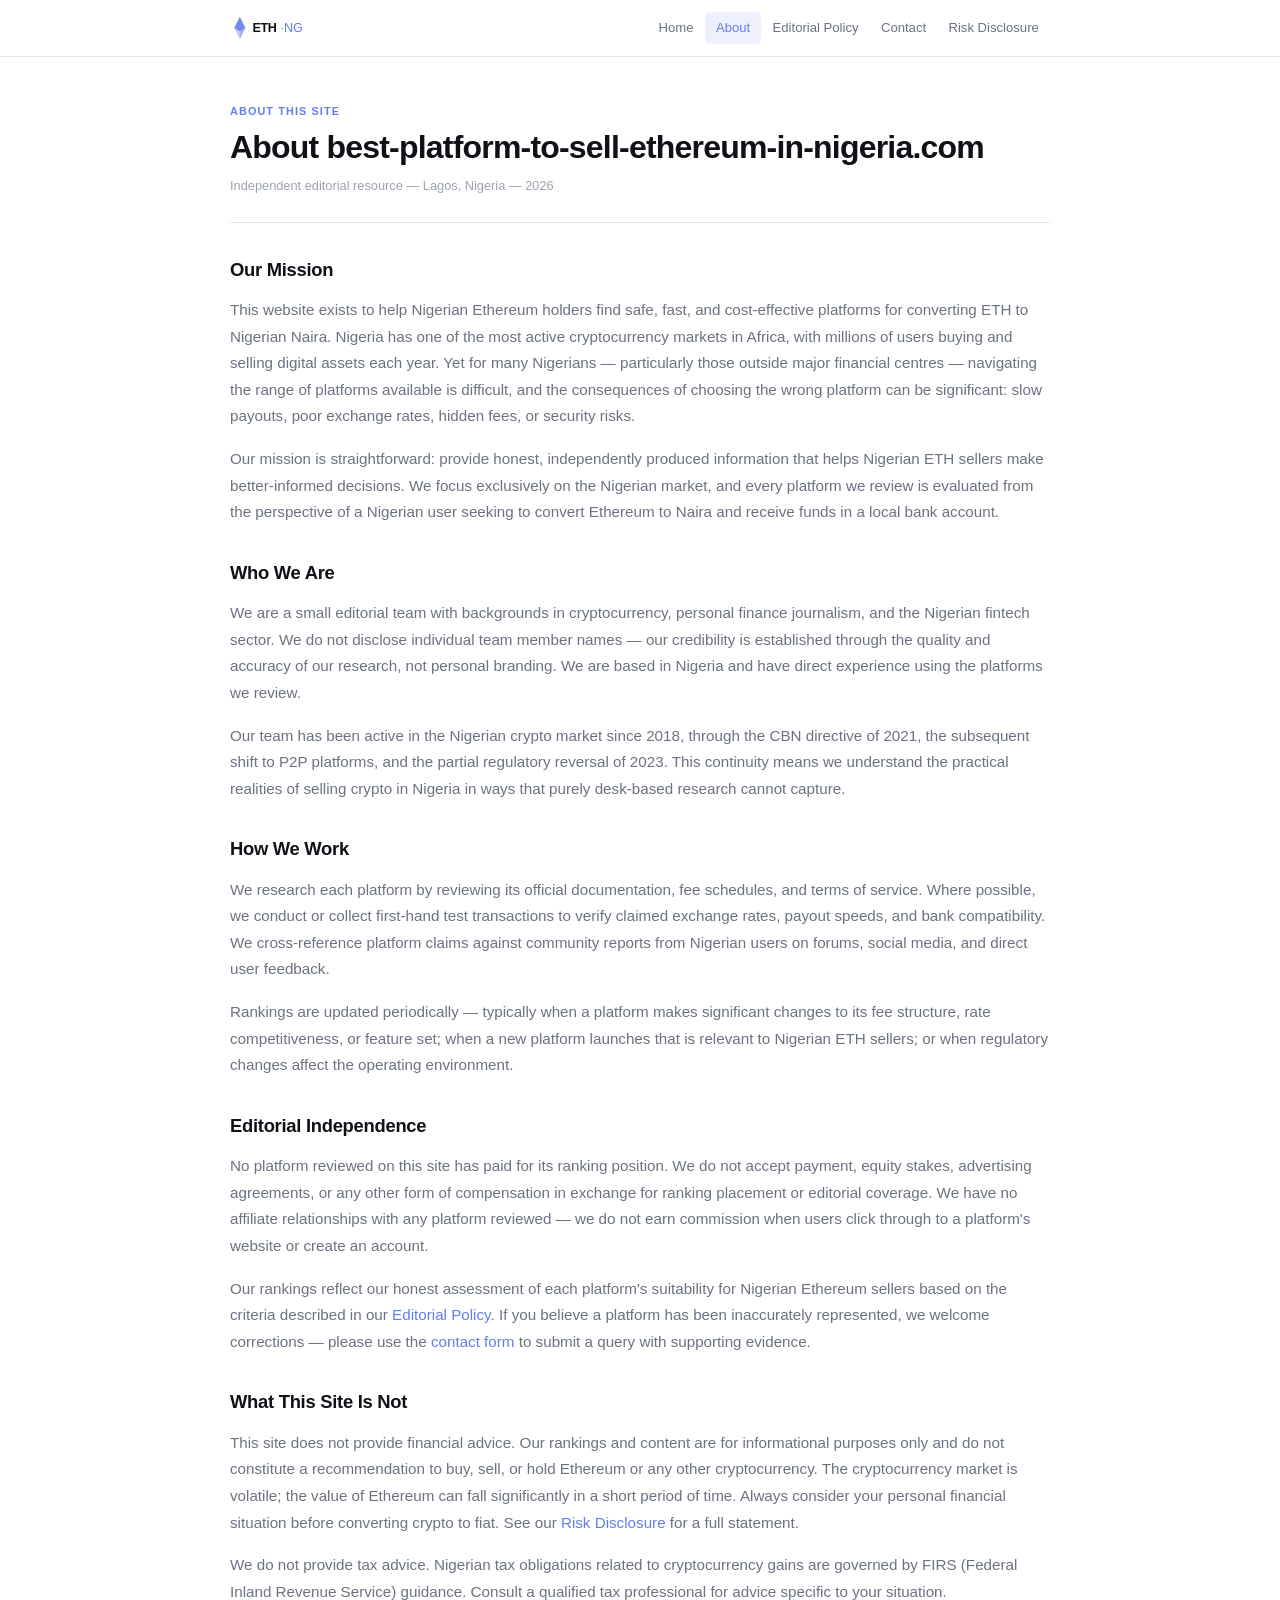
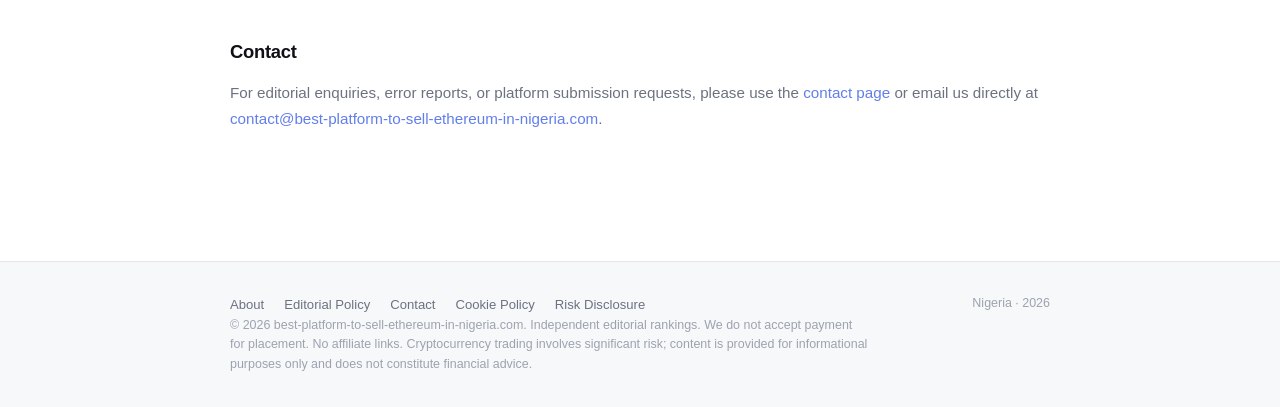
<file: about/index.html>
<!DOCTYPE html>
<html lang="en">
<head>
<meta charset="UTF-8">
<meta name="viewport" content="width=device-width, initial-scale=1">
<title>About — Best Platform to Sell Ethereum in Nigeria</title>
<meta name="description" content="About the independent editorial team behind best-platform-to-sell-ethereum-in-nigeria.com. No paid placements, no affiliate links.">
<link rel="icon" href="../images/favicon.svg" type="image/svg+xml">
<link rel="canonical" href="https://best-platform-to-sell-ethereum-in-nigeria.com/about/">
<meta property="og:type" content="article">
<meta property="og:title" content="About — Best Platform to Sell Ethereum in Nigeria">
<meta property="og:description" content="About the independent editorial team behind best-platform-to-sell-ethereum-in-nigeria.com. No paid placements, no affiliate links.">
<meta property="og:url" content="https://best-platform-to-sell-ethereum-in-nigeria.com/about/">
<link rel="stylesheet" href="../css/global.css">
<link rel="stylesheet" href="../css/ranking.css">
</head>
<body>
<header class="site-header" role="banner">
  <div class="container">
    <a href="../index.html" class="site-logo" aria-label="ETH·NG — Best Platform to Sell Ethereum in Nigeria">
      <img src="../images/logo.svg" alt="ETH·NG" class="site-logo__img" height="28" width="126">
    </a>
    <button class="nav-toggle" aria-expanded="false" aria-controls="main-nav" aria-label="Toggle navigation">
      <span></span>
      <span></span>
      <span></span>
    </button>
    <nav id="main-nav" class="site-nav" role="navigation" aria-label="Main navigation">
      <a href="../index.html">Home</a>
      <a href="../about/" class="active">About</a>
      <a href="../editorial-policy/">Editorial Policy</a>
      <a href="../contact/">Contact</a>
      <a href="../risk-disclosure/">Risk Disclosure</a>
    </nav>
  </div>
</header>
<main>
<div class="trust-page">
  <div class="container">
    <span class="section-label">About This Site</span>
    <h1>About best-platform-to-sell-ethereum-in-nigeria.com</h1>
    <p class="page-meta">Independent editorial resource &mdash; Lagos, Nigeria &mdash; 2026</p>

    <h2>Our Mission</h2>
    <p>This website exists to help Nigerian Ethereum holders find safe, fast, and cost-effective platforms for converting ETH to Nigerian Naira. Nigeria has one of the most active cryptocurrency markets in Africa, with millions of users buying and selling digital assets each year. Yet for many Nigerians — particularly those outside major financial centres — navigating the range of platforms available is difficult, and the consequences of choosing the wrong platform can be significant: slow payouts, poor exchange rates, hidden fees, or security risks.</p>
    <p>Our mission is straightforward: provide honest, independently produced information that helps Nigerian ETH sellers make better-informed decisions. We focus exclusively on the Nigerian market, and every platform we review is evaluated from the perspective of a Nigerian user seeking to convert Ethereum to Naira and receive funds in a local bank account.</p>

    <h2>Who We Are</h2>
    <p>We are a small editorial team with backgrounds in cryptocurrency, personal finance journalism, and the Nigerian fintech sector. We do not disclose individual team member names — our credibility is established through the quality and accuracy of our research, not personal branding. We are based in Nigeria and have direct experience using the platforms we review.</p>
    <p>Our team has been active in the Nigerian crypto market since 2018, through the CBN directive of 2021, the subsequent shift to P2P platforms, and the partial regulatory reversal of 2023. This continuity means we understand the practical realities of selling crypto in Nigeria in ways that purely desk-based research cannot capture.</p>

    <h2>How We Work</h2>
    <p>We research each platform by reviewing its official documentation, fee schedules, and terms of service. Where possible, we conduct or collect first-hand test transactions to verify claimed exchange rates, payout speeds, and bank compatibility. We cross-reference platform claims against community reports from Nigerian users on forums, social media, and direct user feedback.</p>
    <p>Rankings are updated periodically — typically when a platform makes significant changes to its fee structure, rate competitiveness, or feature set; when a new platform launches that is relevant to Nigerian ETH sellers; or when regulatory changes affect the operating environment.</p>

    <h2>Editorial Independence</h2>
    <p>No platform reviewed on this site has paid for its ranking position. We do not accept payment, equity stakes, advertising agreements, or any other form of compensation in exchange for ranking placement or editorial coverage. We have no affiliate relationships with any platform reviewed — we do not earn commission when users click through to a platform's website or create an account.</p>
    <p>Our rankings reflect our honest assessment of each platform's suitability for Nigerian Ethereum sellers based on the criteria described in our <a href="../editorial-policy/">Editorial Policy</a>. If you believe a platform has been inaccurately represented, we welcome corrections — please use the <a href="../contact/">contact form</a> to submit a query with supporting evidence.</p>

    <h2>What This Site Is Not</h2>
    <p>This site does not provide financial advice. Our rankings and content are for informational purposes only and do not constitute a recommendation to buy, sell, or hold Ethereum or any other cryptocurrency. The cryptocurrency market is volatile; the value of Ethereum can fall significantly in a short period of time. Always consider your personal financial situation before converting crypto to fiat. See our <a href="../risk-disclosure/">Risk Disclosure</a> for a full statement.</p>
    <p>We do not provide tax advice. Nigerian tax obligations related to cryptocurrency gains are governed by FIRS (Federal Inland Revenue Service) guidance. Consult a qualified tax professional for advice specific to your situation.</p>

    <h2>Contact</h2>
    <p>For editorial enquiries, error reports, or platform submission requests, please use the <a href="../contact/">contact page</a> or email us directly at <a href="mailto:contact@best-platform-to-sell-ethereum-in-nigeria.com">contact@best-platform-to-sell-ethereum-in-nigeria.com</a>.</p>
  </div>
</div>
</main>
<footer class="site-footer" role="contentinfo">
  <div class="container">
    <div class="footer-left">
      <nav class="footer-nav" aria-label="Footer navigation">
        <a href="../about/">About</a>
        <a href="../editorial-policy/">Editorial Policy</a>
        <a href="../contact/">Contact</a>
        <a href="../cookie-policy/">Cookie Policy</a>
        <a href="../risk-disclosure/">Risk Disclosure</a>
      </nav>
      <p class="footer-disclaimer">
        &copy; 2026 best-platform-to-sell-ethereum-in-nigeria.com. Independent editorial rankings. We do not accept payment for placement. No affiliate links. Cryptocurrency trading involves significant risk; content is provided for informational purposes only and does not constitute financial advice.
      </p>
    </div>
    <div class="footer-right">
      <p class="footer-disclaimer">Nigeria &middot; 2026</p>
    </div>
  </div>
</footer>
<script src="../js/nav.js"></script>
</body>
</html>
</file>
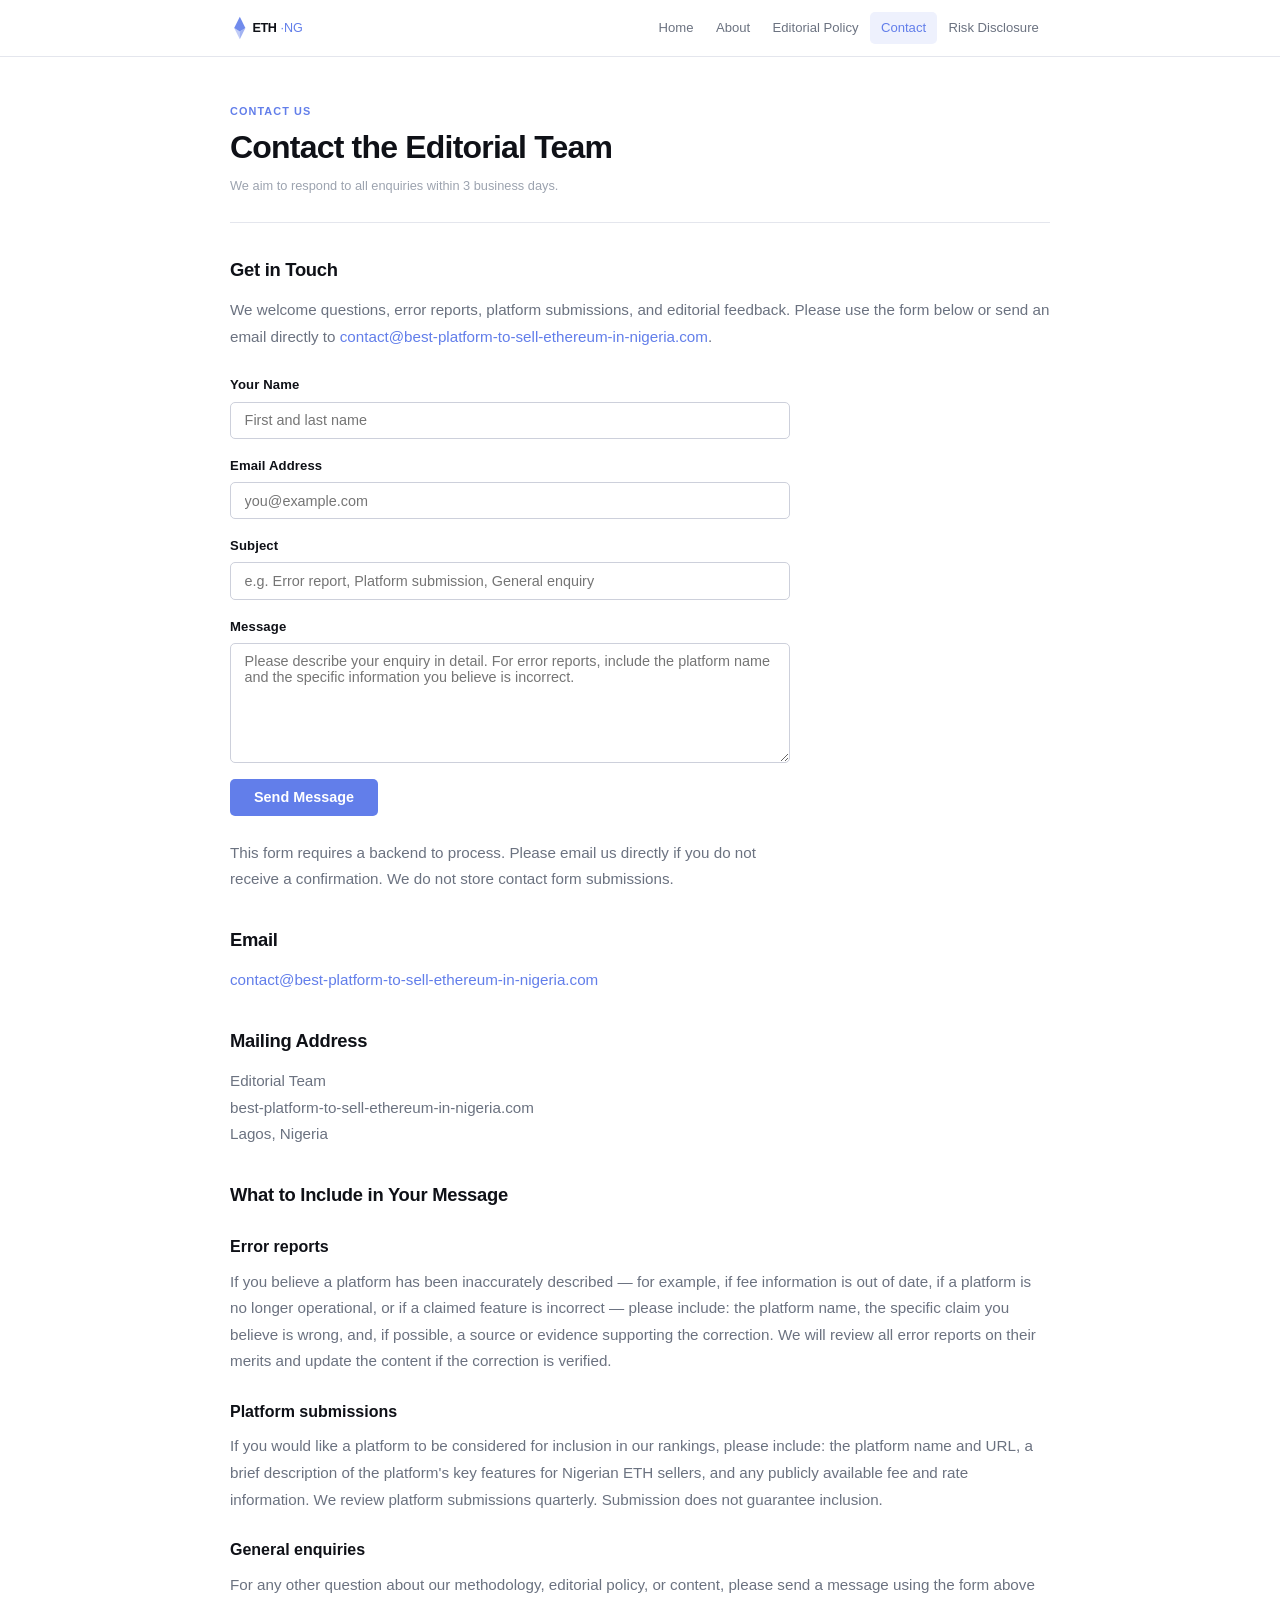
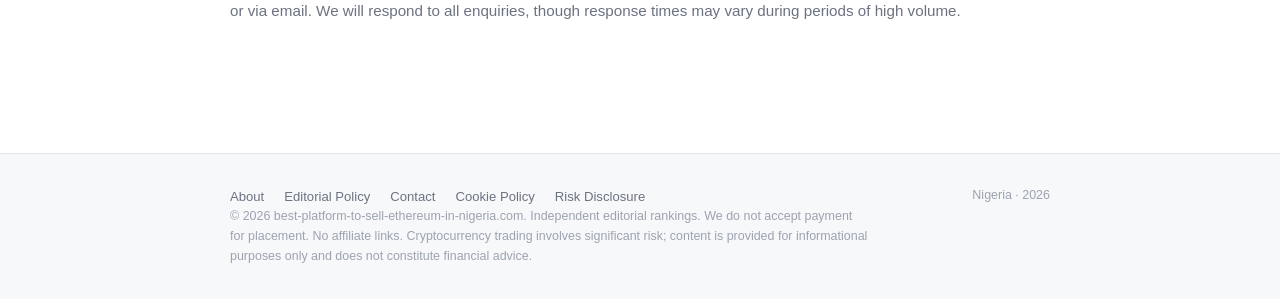
<file: contact/index.html>
<!DOCTYPE html>
<html lang="en">
<head>
<meta charset="UTF-8">
<meta name="viewport" content="width=device-width, initial-scale=1">
<title>Contact — Best Platform to Sell Ethereum in Nigeria</title>
<meta name="description" content="Contact the editorial team at best-platform-to-sell-ethereum-in-nigeria.com. Report errors, submit platforms, or send editorial enquiries.">
<link rel="icon" href="../images/favicon.svg" type="image/svg+xml">
<link rel="canonical" href="https://best-platform-to-sell-ethereum-in-nigeria.com/contact/">
<meta property="og:type" content="article">
<meta property="og:title" content="Contact — Best Platform to Sell Ethereum in Nigeria">
<meta property="og:description" content="Contact the editorial team at best-platform-to-sell-ethereum-in-nigeria.com. Report errors, submit platforms, or send editorial enquiries.">
<meta property="og:url" content="https://best-platform-to-sell-ethereum-in-nigeria.com/contact/">
<link rel="stylesheet" href="../css/global.css">
<link rel="stylesheet" href="../css/ranking.css">
</head>
<body>
<header class="site-header" role="banner">
  <div class="container">
    <a href="../index.html" class="site-logo" aria-label="ETH·NG — Best Platform to Sell Ethereum in Nigeria">
      <img src="../images/logo.svg" alt="ETH·NG" class="site-logo__img" height="28" width="126">
    </a>
    <button class="nav-toggle" aria-expanded="false" aria-controls="main-nav" aria-label="Toggle navigation">
      <span></span>
      <span></span>
      <span></span>
    </button>
    <nav id="main-nav" class="site-nav" role="navigation" aria-label="Main navigation">
      <a href="../index.html">Home</a>
      <a href="../about/">About</a>
      <a href="../editorial-policy/">Editorial Policy</a>
      <a href="../contact/" class="active">Contact</a>
      <a href="../risk-disclosure/">Risk Disclosure</a>
    </nav>
  </div>
</header>
<main>
<div class="trust-page">
  <div class="container">
    <span class="section-label">Contact Us</span>
    <h1>Contact the Editorial Team</h1>
    <p class="page-meta">We aim to respond to all enquiries within 3 business days.</p>

    <h2>Get in Touch</h2>
    <p>We welcome questions, error reports, platform submissions, and editorial feedback. Please use the form below or send an email directly to <a href="mailto:contact@best-platform-to-sell-ethereum-in-nigeria.com">contact@best-platform-to-sell-ethereum-in-nigeria.com</a>.</p>

    <form class="contact-form" action="#" method="post">
      <div class="form-group">
        <label for="contact-name">Your Name</label>
        <input type="text" id="contact-name" name="name" placeholder="First and last name" autocomplete="name">
      </div>
      <div class="form-group">
        <label for="contact-email">Email Address</label>
        <input type="email" id="contact-email" name="email" placeholder="you@example.com" autocomplete="email">
      </div>
      <div class="form-group">
        <label for="contact-subject">Subject</label>
        <input type="text" id="contact-subject" name="subject" placeholder="e.g. Error report, Platform submission, General enquiry">
      </div>
      <div class="form-group">
        <label for="contact-message">Message</label>
        <textarea id="contact-message" name="message" placeholder="Please describe your enquiry in detail. For error reports, include the platform name and the specific information you believe is incorrect."></textarea>
      </div>
      <button type="submit" class="form-submit">Send Message</button>
      <p class="form-note">This form requires a backend to process. Please email us directly if you do not receive a confirmation. We do not store contact form submissions.</p>
    </form>

    <h2>Email</h2>
    <p><a href="mailto:contact@best-platform-to-sell-ethereum-in-nigeria.com">contact@best-platform-to-sell-ethereum-in-nigeria.com</a></p>

    <h2>Mailing Address</h2>
    <p>Editorial Team<br>
    best-platform-to-sell-ethereum-in-nigeria.com<br>
    Lagos, Nigeria</p>

    <h2>What to Include in Your Message</h2>
    <h3>Error reports</h3>
    <p>If you believe a platform has been inaccurately described — for example, if fee information is out of date, if a platform is no longer operational, or if a claimed feature is incorrect — please include: the platform name, the specific claim you believe is wrong, and, if possible, a source or evidence supporting the correction. We will review all error reports on their merits and update the content if the correction is verified.</p>

    <h3>Platform submissions</h3>
    <p>If you would like a platform to be considered for inclusion in our rankings, please include: the platform name and URL, a brief description of the platform's key features for Nigerian ETH sellers, and any publicly available fee and rate information. We review platform submissions quarterly. Submission does not guarantee inclusion.</p>

    <h3>General enquiries</h3>
    <p>For any other question about our methodology, editorial policy, or content, please send a message using the form above or via email. We will respond to all enquiries, though response times may vary during periods of high volume.</p>
  </div>
</div>
</main>
<footer class="site-footer" role="contentinfo">
  <div class="container">
    <div class="footer-left">
      <nav class="footer-nav" aria-label="Footer navigation">
        <a href="../about/">About</a>
        <a href="../editorial-policy/">Editorial Policy</a>
        <a href="../contact/">Contact</a>
        <a href="../cookie-policy/">Cookie Policy</a>
        <a href="../risk-disclosure/">Risk Disclosure</a>
      </nav>
      <p class="footer-disclaimer">
        &copy; 2026 best-platform-to-sell-ethereum-in-nigeria.com. Independent editorial rankings. We do not accept payment for placement. No affiliate links. Cryptocurrency trading involves significant risk; content is provided for informational purposes only and does not constitute financial advice.
      </p>
    </div>
    <div class="footer-right">
      <p class="footer-disclaimer">Nigeria &middot; 2026</p>
    </div>
  </div>
</footer>
<script src="../js/nav.js"></script>
</body>
</html>
</file>
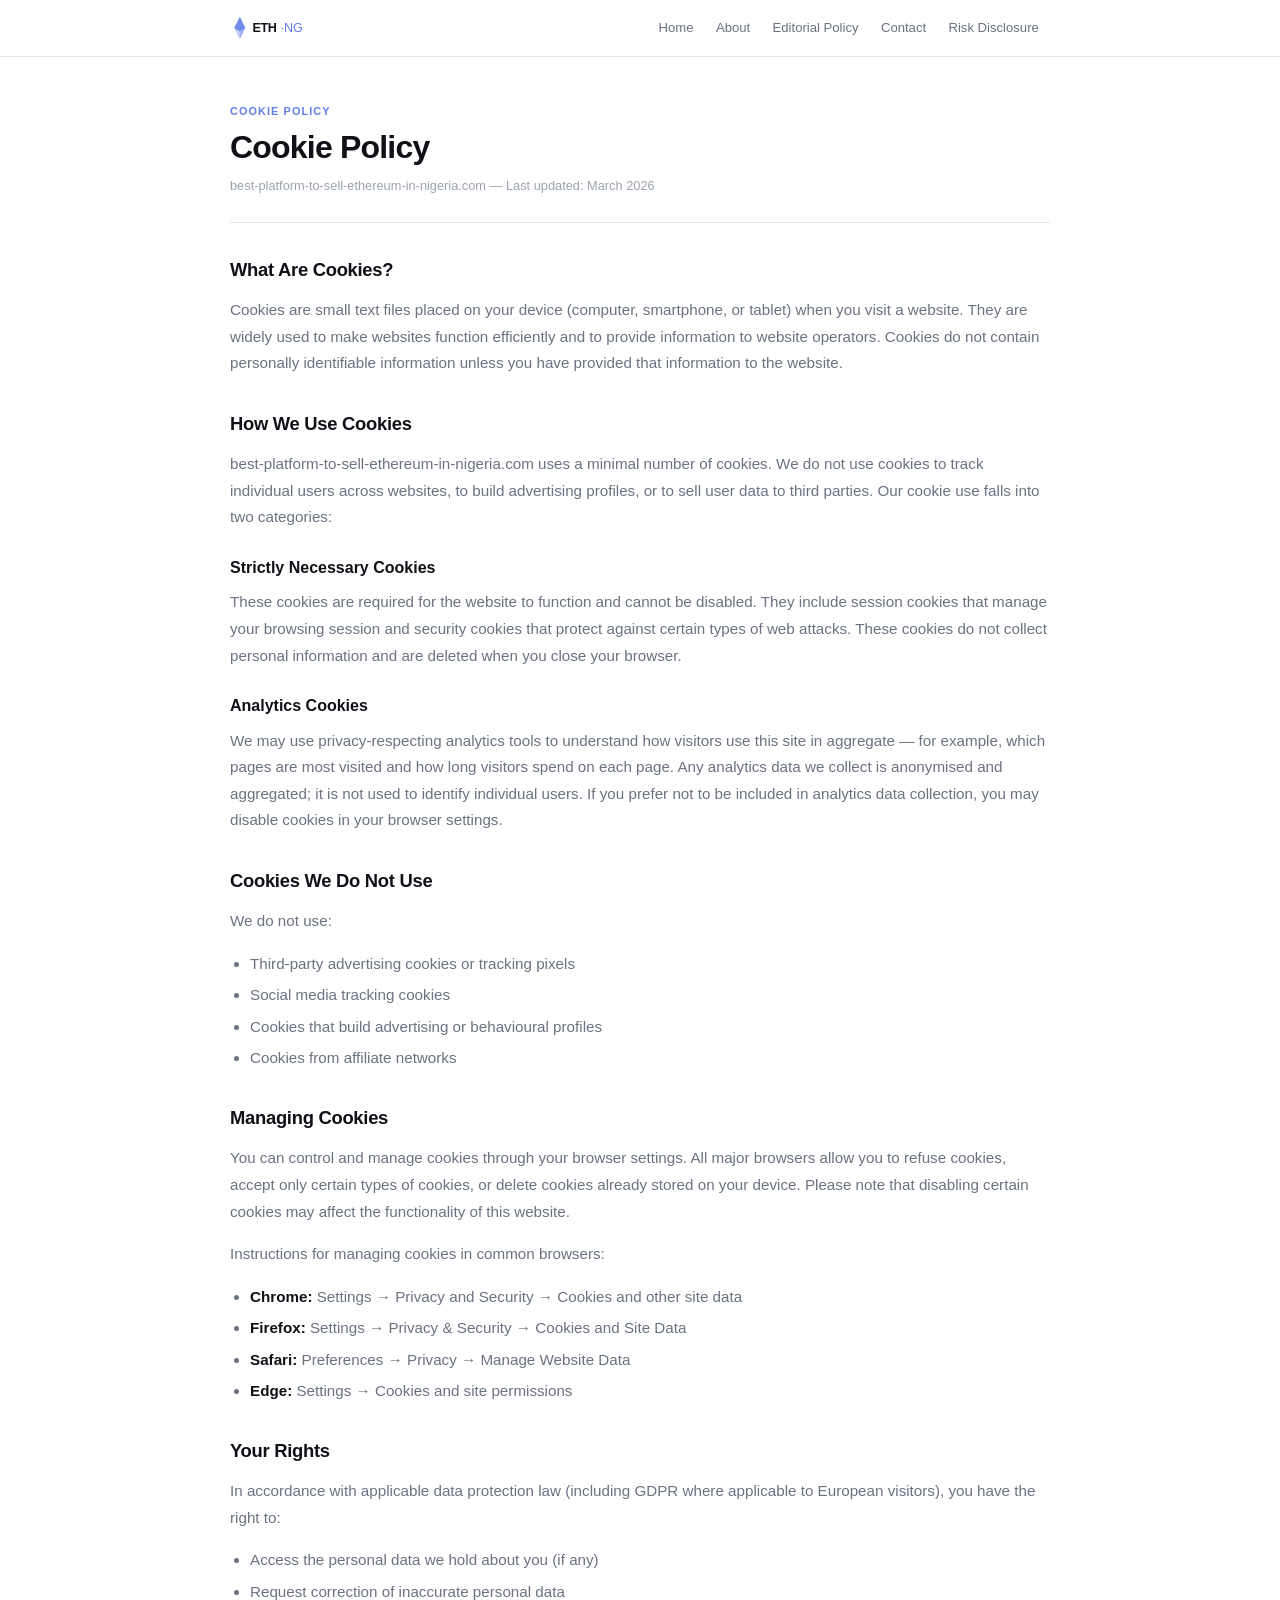
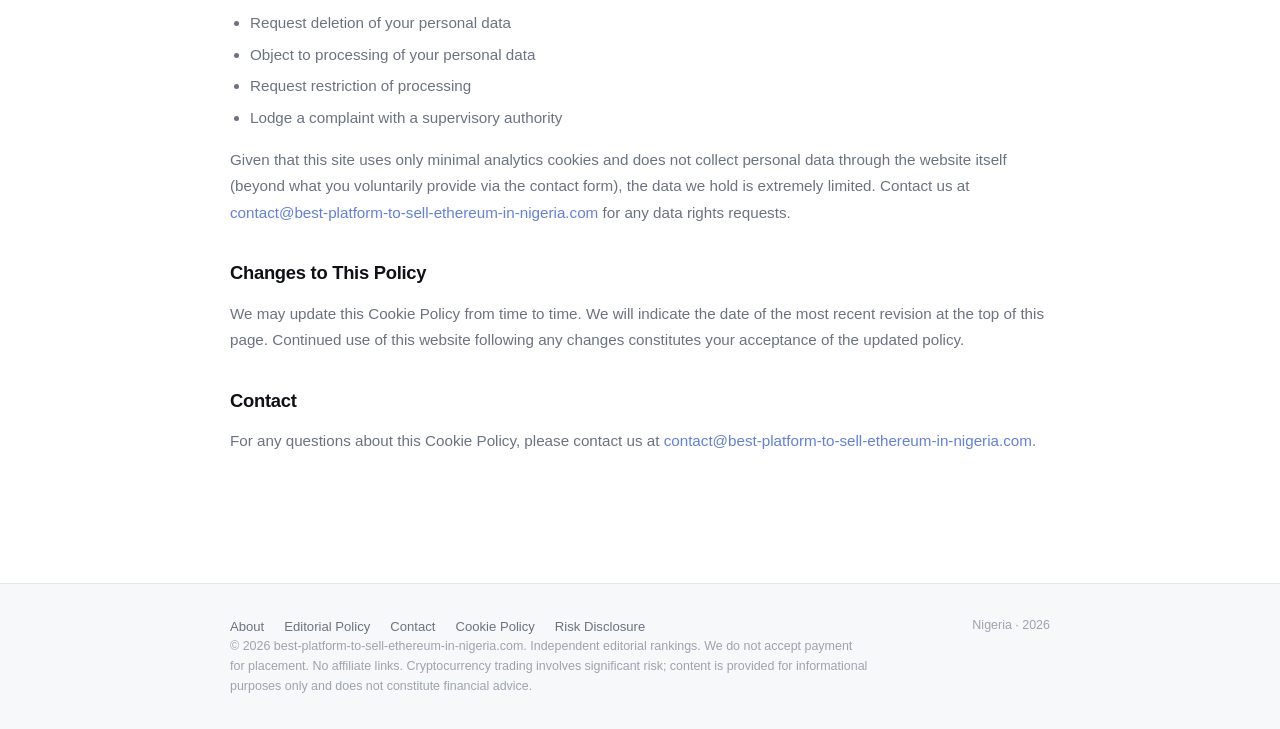
<file: cookie-policy/index.html>
<!DOCTYPE html>
<html lang="en">
<head>
<meta charset="UTF-8">
<meta name="viewport" content="width=device-width, initial-scale=1">
<title>Cookie Policy — Best Platform to Sell Ethereum in Nigeria</title>
<meta name="description" content="Cookie policy for best-platform-to-sell-ethereum-in-nigeria.com. How we use cookies and your rights under applicable data protection law.">
<link rel="icon" href="../images/favicon.svg" type="image/svg+xml">
<link rel="canonical" href="https://best-platform-to-sell-ethereum-in-nigeria.com/cookie-policy/">
<meta property="og:type" content="article">
<meta property="og:title" content="Cookie Policy — Best Platform to Sell Ethereum in Nigeria">
<meta property="og:description" content="Cookie policy for best-platform-to-sell-ethereum-in-nigeria.com. How we use cookies and your rights under applicable data protection law.">
<meta property="og:url" content="https://best-platform-to-sell-ethereum-in-nigeria.com/cookie-policy/">
<link rel="stylesheet" href="../css/global.css">
<link rel="stylesheet" href="../css/ranking.css">
</head>
<body>
<header class="site-header" role="banner">
  <div class="container">
    <a href="../index.html" class="site-logo" aria-label="ETH·NG — Best Platform to Sell Ethereum in Nigeria">
      <img src="../images/logo.svg" alt="ETH·NG" class="site-logo__img" height="28" width="126">
    </a>
    <button class="nav-toggle" aria-expanded="false" aria-controls="main-nav" aria-label="Toggle navigation">
      <span></span>
      <span></span>
      <span></span>
    </button>
    <nav id="main-nav" class="site-nav" role="navigation" aria-label="Main navigation">
      <a href="../index.html">Home</a>
      <a href="../about/">About</a>
      <a href="../editorial-policy/">Editorial Policy</a>
      <a href="../contact/">Contact</a>
      <a href="../risk-disclosure/">Risk Disclosure</a>
    </nav>
  </div>
</header>
<main>
<div class="trust-page">
  <div class="container">
    <span class="section-label">Cookie Policy</span>
    <h1>Cookie Policy</h1>
    <p class="page-meta">best-platform-to-sell-ethereum-in-nigeria.com &mdash; Last updated: March 2026</p>

    <h2>What Are Cookies?</h2>
    <p>Cookies are small text files placed on your device (computer, smartphone, or tablet) when you visit a website. They are widely used to make websites function efficiently and to provide information to website operators. Cookies do not contain personally identifiable information unless you have provided that information to the website.</p>

    <h2>How We Use Cookies</h2>
    <p>best-platform-to-sell-ethereum-in-nigeria.com uses a minimal number of cookies. We do not use cookies to track individual users across websites, to build advertising profiles, or to sell user data to third parties. Our cookie use falls into two categories:</p>

    <h3>Strictly Necessary Cookies</h3>
    <p>These cookies are required for the website to function and cannot be disabled. They include session cookies that manage your browsing session and security cookies that protect against certain types of web attacks. These cookies do not collect personal information and are deleted when you close your browser.</p>

    <h3>Analytics Cookies</h3>
    <p>We may use privacy-respecting analytics tools to understand how visitors use this site in aggregate — for example, which pages are most visited and how long visitors spend on each page. Any analytics data we collect is anonymised and aggregated; it is not used to identify individual users. If you prefer not to be included in analytics data collection, you may disable cookies in your browser settings.</p>

    <h2>Cookies We Do Not Use</h2>
    <p>We do not use:</p>
    <ul>
      <li>Third-party advertising cookies or tracking pixels</li>
      <li>Social media tracking cookies</li>
      <li>Cookies that build advertising or behavioural profiles</li>
      <li>Cookies from affiliate networks</li>
    </ul>

    <h2>Managing Cookies</h2>
    <p>You can control and manage cookies through your browser settings. All major browsers allow you to refuse cookies, accept only certain types of cookies, or delete cookies already stored on your device. Please note that disabling certain cookies may affect the functionality of this website.</p>
    <p>Instructions for managing cookies in common browsers:</p>
    <ul>
      <li><strong>Chrome:</strong> Settings &rarr; Privacy and Security &rarr; Cookies and other site data</li>
      <li><strong>Firefox:</strong> Settings &rarr; Privacy &amp; Security &rarr; Cookies and Site Data</li>
      <li><strong>Safari:</strong> Preferences &rarr; Privacy &rarr; Manage Website Data</li>
      <li><strong>Edge:</strong> Settings &rarr; Cookies and site permissions</li>
    </ul>

    <h2>Your Rights</h2>
    <p>In accordance with applicable data protection law (including GDPR where applicable to European visitors), you have the right to:</p>
    <ul>
      <li>Access the personal data we hold about you (if any)</li>
      <li>Request correction of inaccurate personal data</li>
      <li>Request deletion of your personal data</li>
      <li>Object to processing of your personal data</li>
      <li>Request restriction of processing</li>
      <li>Lodge a complaint with a supervisory authority</li>
    </ul>
    <p>Given that this site uses only minimal analytics cookies and does not collect personal data through the website itself (beyond what you voluntarily provide via the contact form), the data we hold is extremely limited. Contact us at <a href="mailto:contact@best-platform-to-sell-ethereum-in-nigeria.com">contact@best-platform-to-sell-ethereum-in-nigeria.com</a> for any data rights requests.</p>

    <h2>Changes to This Policy</h2>
    <p>We may update this Cookie Policy from time to time. We will indicate the date of the most recent revision at the top of this page. Continued use of this website following any changes constitutes your acceptance of the updated policy.</p>

    <h2>Contact</h2>
    <p>For any questions about this Cookie Policy, please contact us at <a href="mailto:contact@best-platform-to-sell-ethereum-in-nigeria.com">contact@best-platform-to-sell-ethereum-in-nigeria.com</a>.</p>
  </div>
</div>
</main>
<footer class="site-footer" role="contentinfo">
  <div class="container">
    <div class="footer-left">
      <nav class="footer-nav" aria-label="Footer navigation">
        <a href="../about/">About</a>
        <a href="../editorial-policy/">Editorial Policy</a>
        <a href="../contact/">Contact</a>
        <a href="../cookie-policy/">Cookie Policy</a>
        <a href="../risk-disclosure/">Risk Disclosure</a>
      </nav>
      <p class="footer-disclaimer">
        &copy; 2026 best-platform-to-sell-ethereum-in-nigeria.com. Independent editorial rankings. We do not accept payment for placement. No affiliate links. Cryptocurrency trading involves significant risk; content is provided for informational purposes only and does not constitute financial advice.
      </p>
    </div>
    <div class="footer-right">
      <p class="footer-disclaimer">Nigeria &middot; 2026</p>
    </div>
  </div>
</footer>
<script src="../js/nav.js"></script>
</body>
</html>
</file>
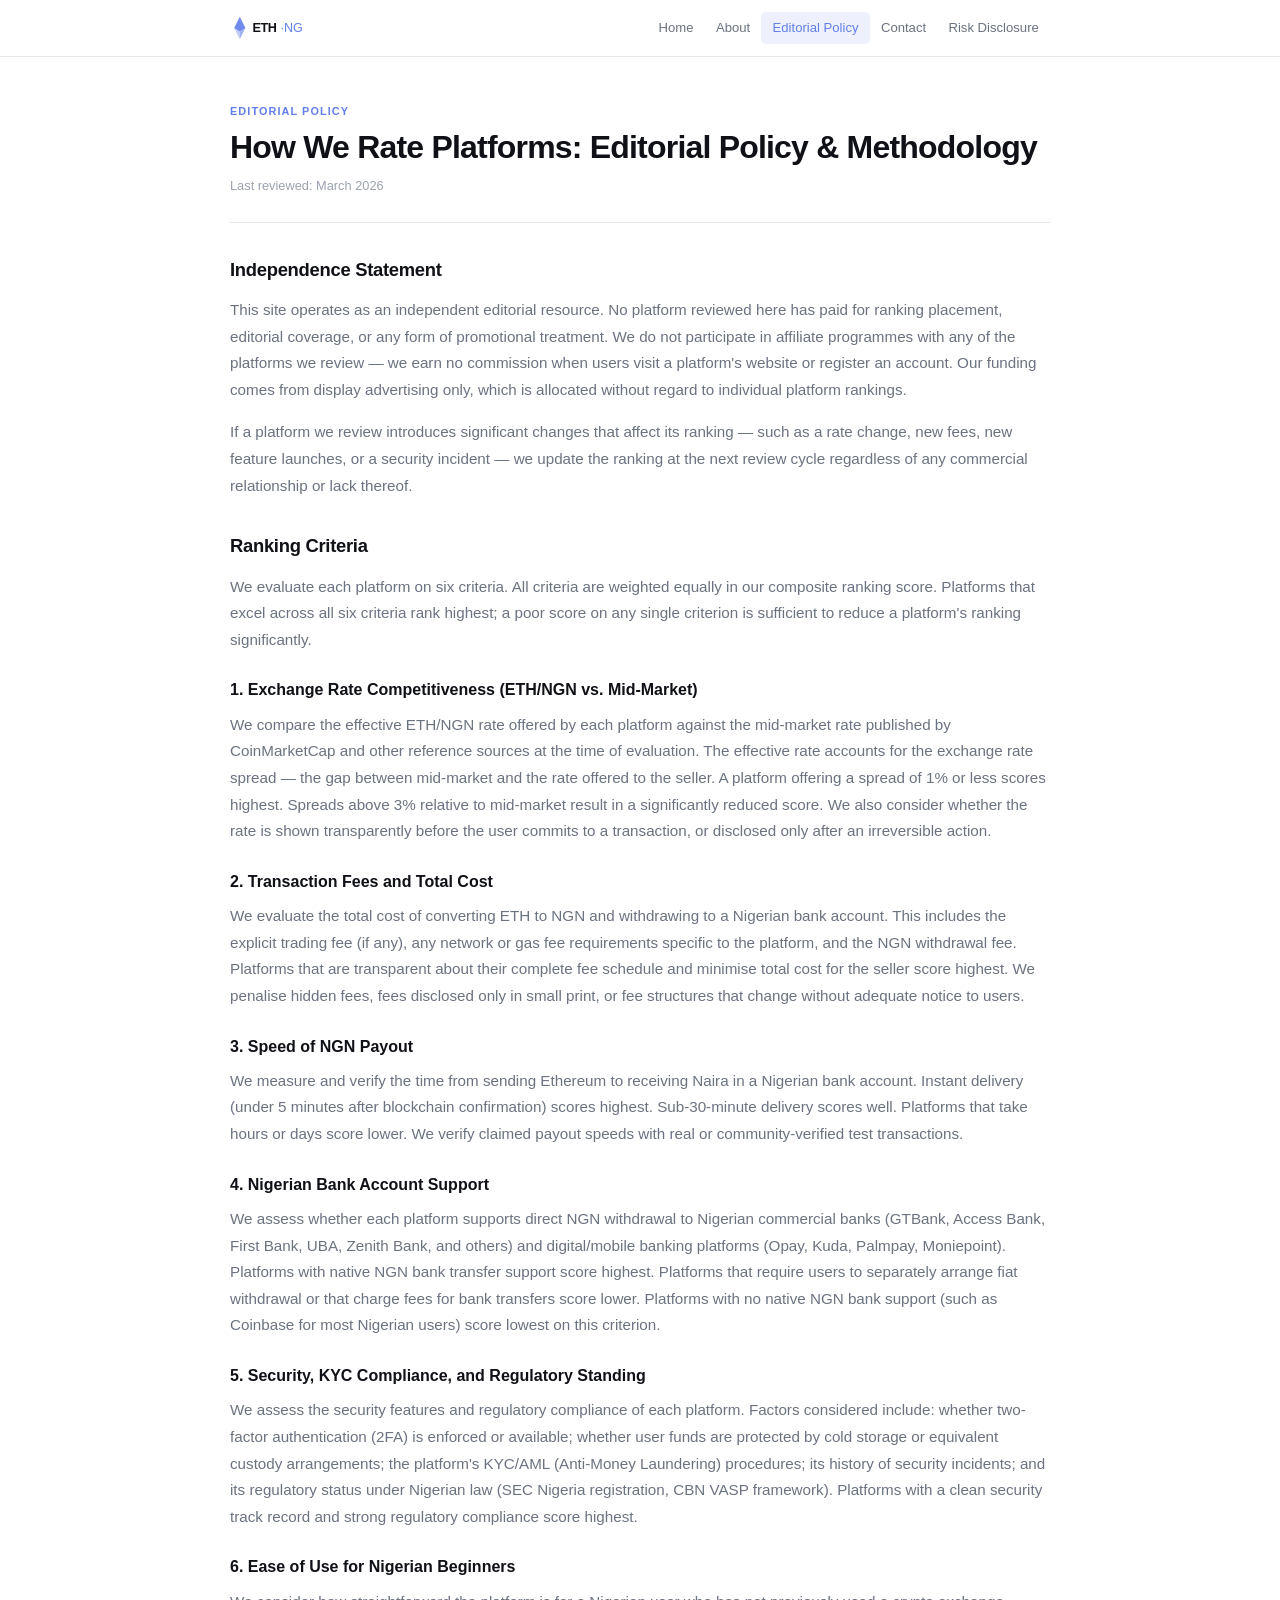
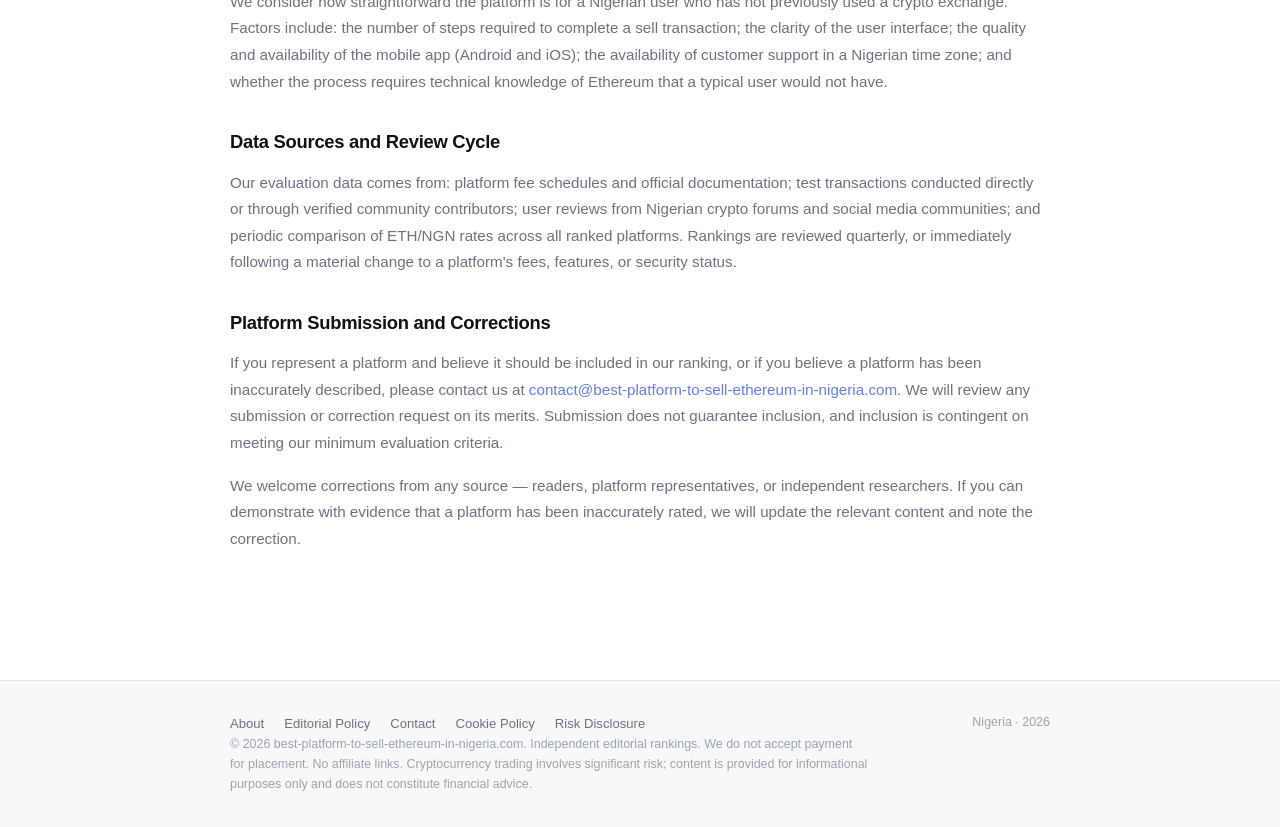
<file: editorial-policy/index.html>
<!DOCTYPE html>
<html lang="en">
<head>
<meta charset="UTF-8">
<meta name="viewport" content="width=device-width, initial-scale=1">
<title>Editorial Policy — Best Platform to Sell Ethereum in Nigeria</title>
<meta name="description" content="How we rank platforms for Nigerian ETH sellers: methodology, independence policy, and update schedule.">
<link rel="icon" href="../images/favicon.svg" type="image/svg+xml">
<link rel="canonical" href="https://best-platform-to-sell-ethereum-in-nigeria.com/editorial-policy/">
<meta property="og:type" content="article">
<meta property="og:title" content="Editorial Policy — Best Platform to Sell Ethereum in Nigeria">
<meta property="og:description" content="How we rank platforms for Nigerian ETH sellers: methodology, independence policy, and update schedule.">
<meta property="og:url" content="https://best-platform-to-sell-ethereum-in-nigeria.com/editorial-policy/">
<link rel="stylesheet" href="../css/global.css">
<link rel="stylesheet" href="../css/ranking.css">
</head>
<body>
<header class="site-header" role="banner">
  <div class="container">
    <a href="../index.html" class="site-logo" aria-label="ETH·NG — Best Platform to Sell Ethereum in Nigeria">
      <img src="../images/logo.svg" alt="ETH·NG" class="site-logo__img" height="28" width="126">
    </a>
    <button class="nav-toggle" aria-expanded="false" aria-controls="main-nav" aria-label="Toggle navigation">
      <span></span>
      <span></span>
      <span></span>
    </button>
    <nav id="main-nav" class="site-nav" role="navigation" aria-label="Main navigation">
      <a href="../index.html">Home</a>
      <a href="../about/">About</a>
      <a href="../editorial-policy/" class="active">Editorial Policy</a>
      <a href="../contact/">Contact</a>
      <a href="../risk-disclosure/">Risk Disclosure</a>
    </nav>
  </div>
</header>
<main>
<div class="trust-page">
  <div class="container">
    <span class="section-label">Editorial Policy</span>
    <h1>How We Rate Platforms: Editorial Policy &amp; Methodology</h1>
    <p class="page-meta">Last reviewed: March 2026</p>

    <h2>Independence Statement</h2>
    <p>This site operates as an independent editorial resource. No platform reviewed here has paid for ranking placement, editorial coverage, or any form of promotional treatment. We do not participate in affiliate programmes with any of the platforms we review — we earn no commission when users visit a platform's website or register an account. Our funding comes from display advertising only, which is allocated without regard to individual platform rankings.</p>
    <p>If a platform we review introduces significant changes that affect its ranking — such as a rate change, new fees, new feature launches, or a security incident — we update the ranking at the next review cycle regardless of any commercial relationship or lack thereof.</p>

    <h2>Ranking Criteria</h2>
    <p>We evaluate each platform on six criteria. All criteria are weighted equally in our composite ranking score. Platforms that excel across all six criteria rank highest; a poor score on any single criterion is sufficient to reduce a platform's ranking significantly.</p>

    <h3>1. Exchange Rate Competitiveness (ETH/NGN vs. Mid-Market)</h3>
    <p>We compare the effective ETH/NGN rate offered by each platform against the mid-market rate published by CoinMarketCap and other reference sources at the time of evaluation. The effective rate accounts for the exchange rate spread — the gap between mid-market and the rate offered to the seller. A platform offering a spread of 1% or less scores highest. Spreads above 3% relative to mid-market result in a significantly reduced score. We also consider whether the rate is shown transparently before the user commits to a transaction, or disclosed only after an irreversible action.</p>

    <h3>2. Transaction Fees and Total Cost</h3>
    <p>We evaluate the total cost of converting ETH to NGN and withdrawing to a Nigerian bank account. This includes the explicit trading fee (if any), any network or gas fee requirements specific to the platform, and the NGN withdrawal fee. Platforms that are transparent about their complete fee schedule and minimise total cost for the seller score highest. We penalise hidden fees, fees disclosed only in small print, or fee structures that change without adequate notice to users.</p>

    <h3>3. Speed of NGN Payout</h3>
    <p>We measure and verify the time from sending Ethereum to receiving Naira in a Nigerian bank account. Instant delivery (under 5 minutes after blockchain confirmation) scores highest. Sub-30-minute delivery scores well. Platforms that take hours or days score lower. We verify claimed payout speeds with real or community-verified test transactions.</p>

    <h3>4. Nigerian Bank Account Support</h3>
    <p>We assess whether each platform supports direct NGN withdrawal to Nigerian commercial banks (GTBank, Access Bank, First Bank, UBA, Zenith Bank, and others) and digital/mobile banking platforms (Opay, Kuda, Palmpay, Moniepoint). Platforms with native NGN bank transfer support score highest. Platforms that require users to separately arrange fiat withdrawal or that charge fees for bank transfers score lower. Platforms with no native NGN bank support (such as Coinbase for most Nigerian users) score lowest on this criterion.</p>

    <h3>5. Security, KYC Compliance, and Regulatory Standing</h3>
    <p>We assess the security features and regulatory compliance of each platform. Factors considered include: whether two-factor authentication (2FA) is enforced or available; whether user funds are protected by cold storage or equivalent custody arrangements; the platform's KYC/AML (Anti-Money Laundering) procedures; its history of security incidents; and its regulatory status under Nigerian law (SEC Nigeria registration, CBN VASP framework). Platforms with a clean security track record and strong regulatory compliance score highest.</p>

    <h3>6. Ease of Use for Nigerian Beginners</h3>
    <p>We consider how straightforward the platform is for a Nigerian user who has not previously used a crypto exchange. Factors include: the number of steps required to complete a sell transaction; the clarity of the user interface; the quality and availability of the mobile app (Android and iOS); the availability of customer support in a Nigerian time zone; and whether the process requires technical knowledge of Ethereum that a typical user would not have.</p>

    <h2>Data Sources and Review Cycle</h2>
    <p>Our evaluation data comes from: platform fee schedules and official documentation; test transactions conducted directly or through verified community contributors; user reviews from Nigerian crypto forums and social media communities; and periodic comparison of ETH/NGN rates across all ranked platforms. Rankings are reviewed quarterly, or immediately following a material change to a platform's fees, features, or security status.</p>

    <h2>Platform Submission and Corrections</h2>
    <p>If you represent a platform and believe it should be included in our ranking, or if you believe a platform has been inaccurately described, please contact us at <a href="mailto:contact@best-platform-to-sell-ethereum-in-nigeria.com">contact@best-platform-to-sell-ethereum-in-nigeria.com</a>. We will review any submission or correction request on its merits. Submission does not guarantee inclusion, and inclusion is contingent on meeting our minimum evaluation criteria.</p>
    <p>We welcome corrections from any source — readers, platform representatives, or independent researchers. If you can demonstrate with evidence that a platform has been inaccurately rated, we will update the relevant content and note the correction.</p>
  </div>
</div>
</main>
<footer class="site-footer" role="contentinfo">
  <div class="container">
    <div class="footer-left">
      <nav class="footer-nav" aria-label="Footer navigation">
        <a href="../about/">About</a>
        <a href="../editorial-policy/">Editorial Policy</a>
        <a href="../contact/">Contact</a>
        <a href="../cookie-policy/">Cookie Policy</a>
        <a href="../risk-disclosure/">Risk Disclosure</a>
      </nav>
      <p class="footer-disclaimer">
        &copy; 2026 best-platform-to-sell-ethereum-in-nigeria.com. Independent editorial rankings. We do not accept payment for placement. No affiliate links. Cryptocurrency trading involves significant risk; content is provided for informational purposes only and does not constitute financial advice.
      </p>
    </div>
    <div class="footer-right">
      <p class="footer-disclaimer">Nigeria &middot; 2026</p>
    </div>
  </div>
</footer>
<script src="../js/nav.js"></script>
</body>
</html>
</file>
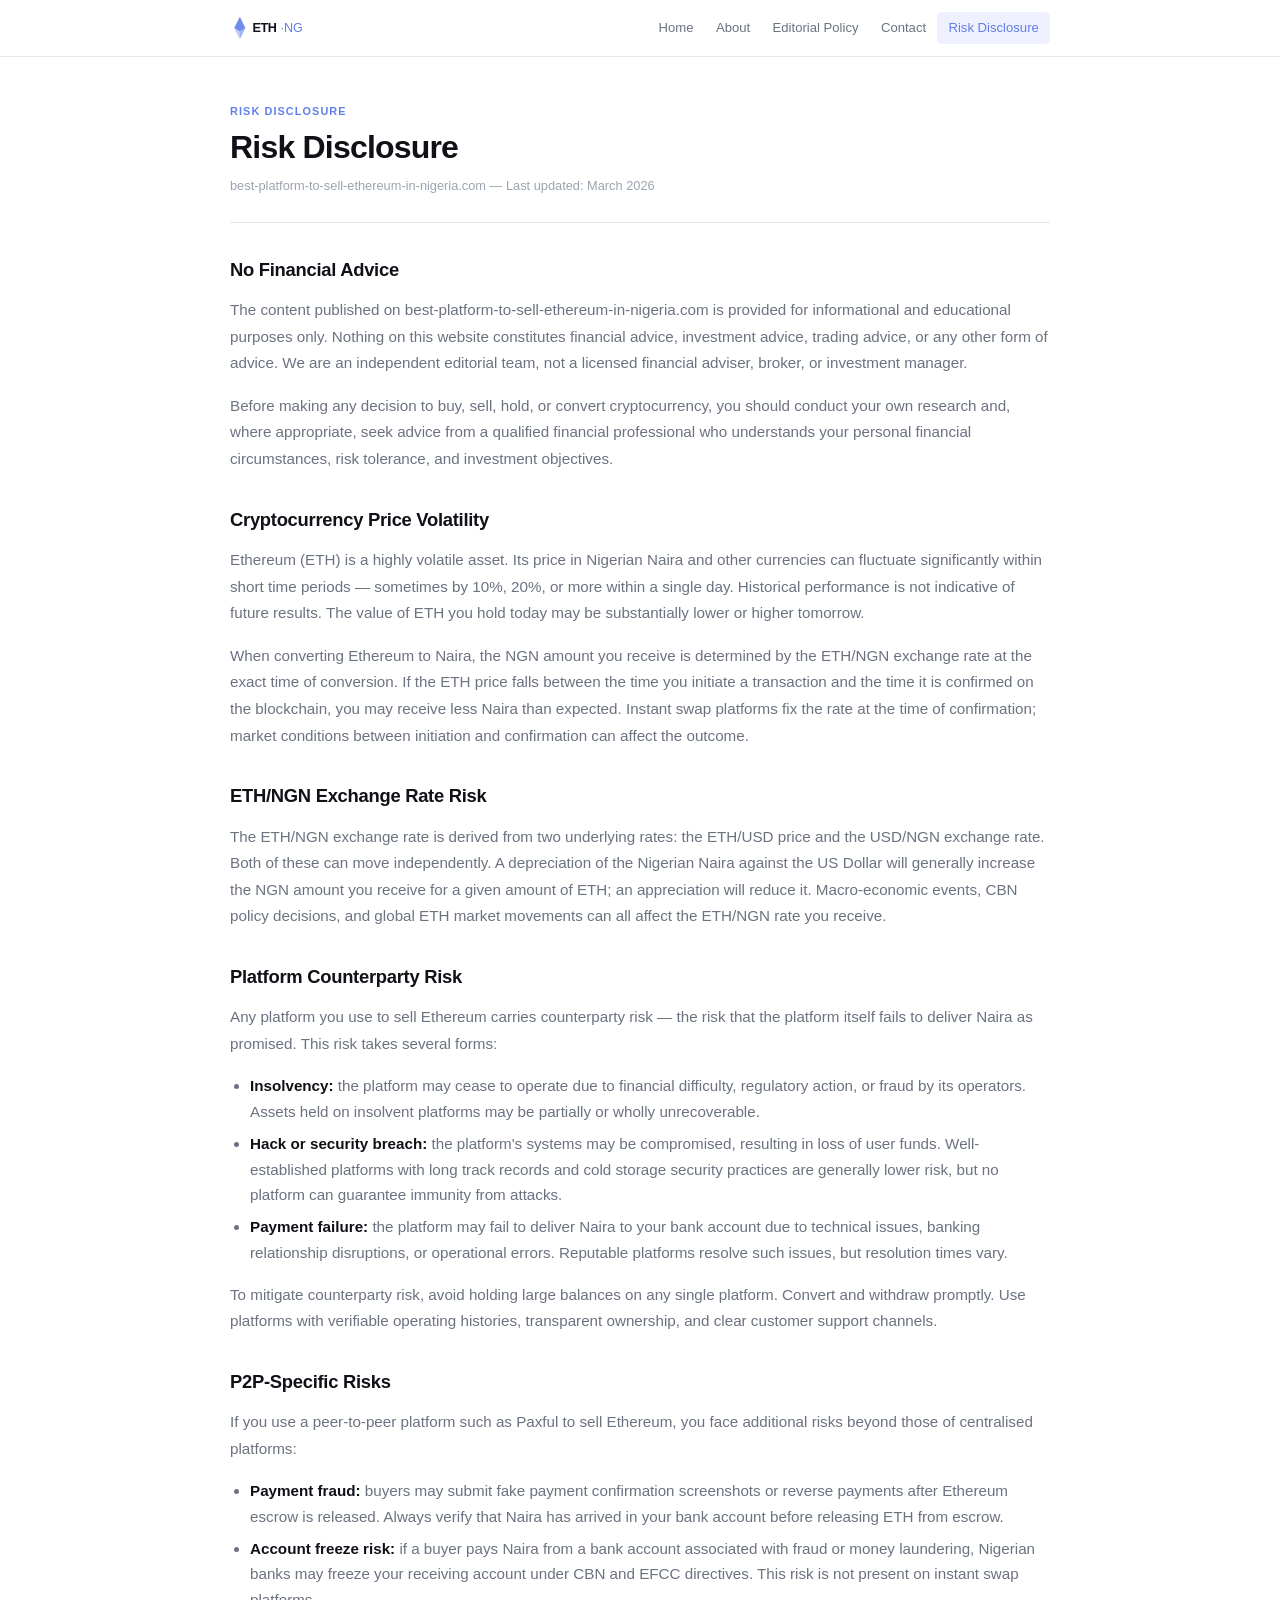
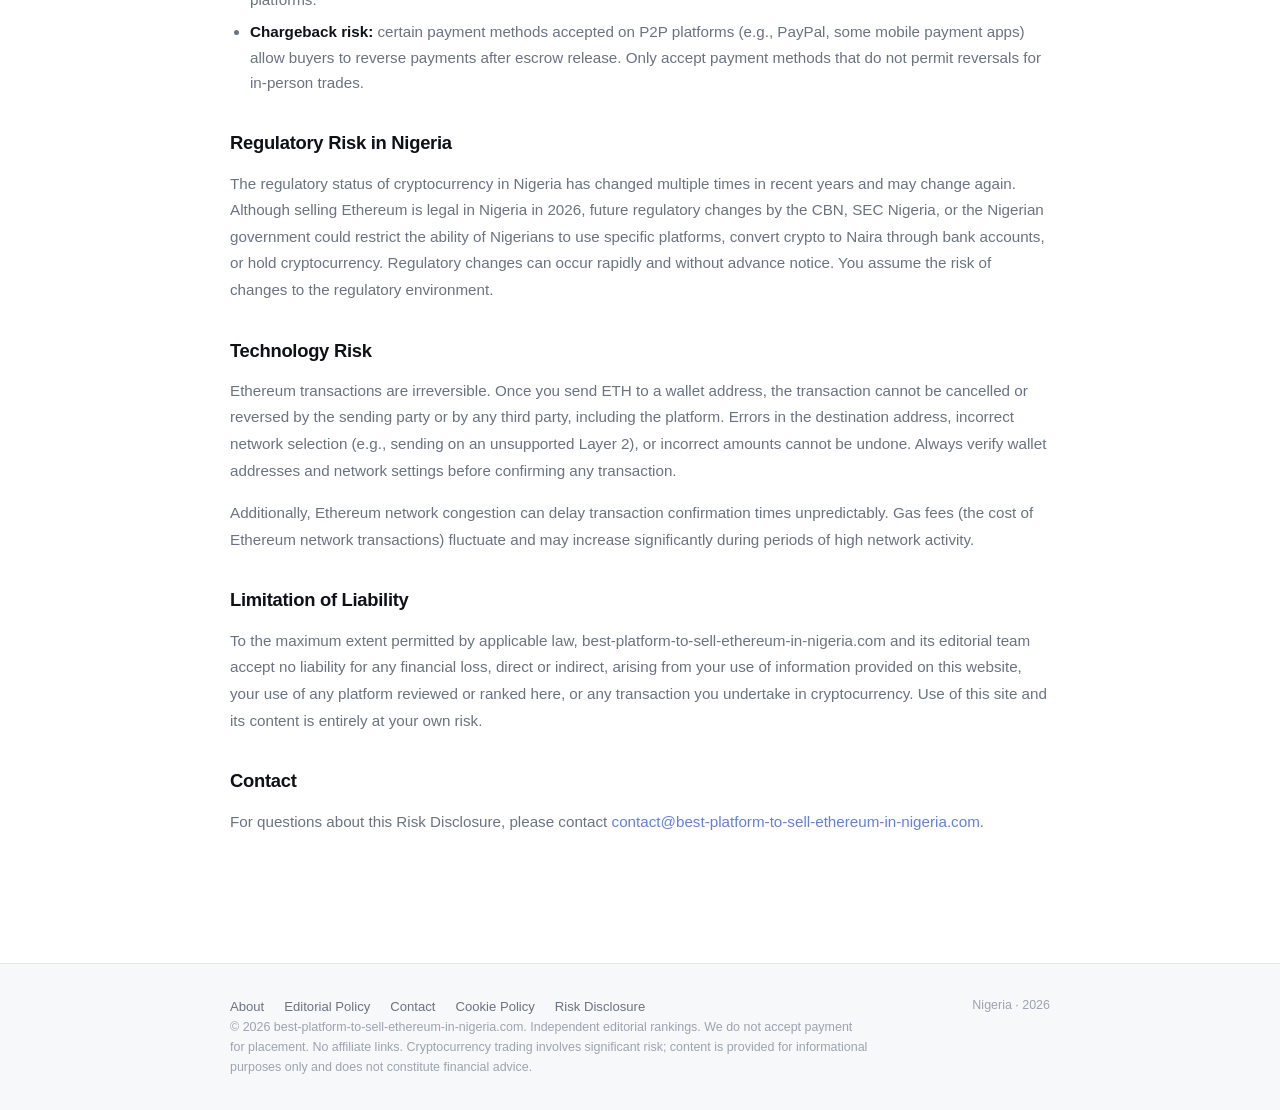
<file: risk-disclosure/index.html>
<!DOCTYPE html>
<html lang="en">
<head>
<meta charset="UTF-8">
<meta name="viewport" content="width=device-width, initial-scale=1">
<title>Risk Disclosure — Best Platform to Sell Ethereum in Nigeria</title>
<meta name="description" content="Risk disclosure for selling Ethereum in Nigeria: price volatility, exchange rate risk, platform counterparty risk, and regulatory risk.">
<link rel="icon" href="../images/favicon.svg" type="image/svg+xml">
<link rel="canonical" href="https://best-platform-to-sell-ethereum-in-nigeria.com/risk-disclosure/">
<meta property="og:type" content="article">
<meta property="og:title" content="Risk Disclosure — Best Platform to Sell Ethereum in Nigeria">
<meta property="og:description" content="Risk disclosure for selling Ethereum in Nigeria: price volatility, exchange rate risk, platform counterparty risk, and regulatory risk.">
<meta property="og:url" content="https://best-platform-to-sell-ethereum-in-nigeria.com/risk-disclosure/">
<link rel="stylesheet" href="../css/global.css">
<link rel="stylesheet" href="../css/ranking.css">
</head>
<body>
<header class="site-header" role="banner">
  <div class="container">
    <a href="../index.html" class="site-logo" aria-label="ETH·NG — Best Platform to Sell Ethereum in Nigeria">
      <img src="../images/logo.svg" alt="ETH·NG" class="site-logo__img" height="28" width="126">
    </a>
    <button class="nav-toggle" aria-expanded="false" aria-controls="main-nav" aria-label="Toggle navigation">
      <span></span>
      <span></span>
      <span></span>
    </button>
    <nav id="main-nav" class="site-nav" role="navigation" aria-label="Main navigation">
      <a href="../index.html">Home</a>
      <a href="../about/">About</a>
      <a href="../editorial-policy/">Editorial Policy</a>
      <a href="../contact/">Contact</a>
      <a href="../risk-disclosure/" class="active">Risk Disclosure</a>
    </nav>
  </div>
</header>
<main>
<div class="trust-page">
  <div class="container">
    <span class="section-label">Risk Disclosure</span>
    <h1>Risk Disclosure</h1>
    <p class="page-meta">best-platform-to-sell-ethereum-in-nigeria.com &mdash; Last updated: March 2026</p>

    <h2>No Financial Advice</h2>
    <p>The content published on best-platform-to-sell-ethereum-in-nigeria.com is provided for informational and educational purposes only. Nothing on this website constitutes financial advice, investment advice, trading advice, or any other form of advice. We are an independent editorial team, not a licensed financial adviser, broker, or investment manager.</p>
    <p>Before making any decision to buy, sell, hold, or convert cryptocurrency, you should conduct your own research and, where appropriate, seek advice from a qualified financial professional who understands your personal financial circumstances, risk tolerance, and investment objectives.</p>

    <h2>Cryptocurrency Price Volatility</h2>
    <p>Ethereum (ETH) is a highly volatile asset. Its price in Nigerian Naira and other currencies can fluctuate significantly within short time periods — sometimes by 10%, 20%, or more within a single day. Historical performance is not indicative of future results. The value of ETH you hold today may be substantially lower or higher tomorrow.</p>
    <p>When converting Ethereum to Naira, the NGN amount you receive is determined by the ETH/NGN exchange rate at the exact time of conversion. If the ETH price falls between the time you initiate a transaction and the time it is confirmed on the blockchain, you may receive less Naira than expected. Instant swap platforms fix the rate at the time of confirmation; market conditions between initiation and confirmation can affect the outcome.</p>

    <h2>ETH/NGN Exchange Rate Risk</h2>
    <p>The ETH/NGN exchange rate is derived from two underlying rates: the ETH/USD price and the USD/NGN exchange rate. Both of these can move independently. A depreciation of the Nigerian Naira against the US Dollar will generally increase the NGN amount you receive for a given amount of ETH; an appreciation will reduce it. Macro-economic events, CBN policy decisions, and global ETH market movements can all affect the ETH/NGN rate you receive.</p>

    <h2>Platform Counterparty Risk</h2>
    <p>Any platform you use to sell Ethereum carries counterparty risk — the risk that the platform itself fails to deliver Naira as promised. This risk takes several forms:</p>
    <ul>
      <li><strong>Insolvency:</strong> the platform may cease to operate due to financial difficulty, regulatory action, or fraud by its operators. Assets held on insolvent platforms may be partially or wholly unrecoverable.</li>
      <li><strong>Hack or security breach:</strong> the platform's systems may be compromised, resulting in loss of user funds. Well-established platforms with long track records and cold storage security practices are generally lower risk, but no platform can guarantee immunity from attacks.</li>
      <li><strong>Payment failure:</strong> the platform may fail to deliver Naira to your bank account due to technical issues, banking relationship disruptions, or operational errors. Reputable platforms resolve such issues, but resolution times vary.</li>
    </ul>
    <p>To mitigate counterparty risk, avoid holding large balances on any single platform. Convert and withdraw promptly. Use platforms with verifiable operating histories, transparent ownership, and clear customer support channels.</p>

    <h2>P2P-Specific Risks</h2>
    <p>If you use a peer-to-peer platform such as Paxful to sell Ethereum, you face additional risks beyond those of centralised platforms:</p>
    <ul>
      <li><strong>Payment fraud:</strong> buyers may submit fake payment confirmation screenshots or reverse payments after Ethereum escrow is released. Always verify that Naira has arrived in your bank account before releasing ETH from escrow.</li>
      <li><strong>Account freeze risk:</strong> if a buyer pays Naira from a bank account associated with fraud or money laundering, Nigerian banks may freeze your receiving account under CBN and EFCC directives. This risk is not present on instant swap platforms.</li>
      <li><strong>Chargeback risk:</strong> certain payment methods accepted on P2P platforms (e.g., PayPal, some mobile payment apps) allow buyers to reverse payments after escrow release. Only accept payment methods that do not permit reversals for in-person trades.</li>
    </ul>

    <h2>Regulatory Risk in Nigeria</h2>
    <p>The regulatory status of cryptocurrency in Nigeria has changed multiple times in recent years and may change again. Although selling Ethereum is legal in Nigeria in 2026, future regulatory changes by the CBN, SEC Nigeria, or the Nigerian government could restrict the ability of Nigerians to use specific platforms, convert crypto to Naira through bank accounts, or hold cryptocurrency. Regulatory changes can occur rapidly and without advance notice. You assume the risk of changes to the regulatory environment.</p>

    <h2>Technology Risk</h2>
    <p>Ethereum transactions are irreversible. Once you send ETH to a wallet address, the transaction cannot be cancelled or reversed by the sending party or by any third party, including the platform. Errors in the destination address, incorrect network selection (e.g., sending on an unsupported Layer 2), or incorrect amounts cannot be undone. Always verify wallet addresses and network settings before confirming any transaction.</p>
    <p>Additionally, Ethereum network congestion can delay transaction confirmation times unpredictably. Gas fees (the cost of Ethereum network transactions) fluctuate and may increase significantly during periods of high network activity.</p>

    <h2>Limitation of Liability</h2>
    <p>To the maximum extent permitted by applicable law, best-platform-to-sell-ethereum-in-nigeria.com and its editorial team accept no liability for any financial loss, direct or indirect, arising from your use of information provided on this website, your use of any platform reviewed or ranked here, or any transaction you undertake in cryptocurrency. Use of this site and its content is entirely at your own risk.</p>

    <h2>Contact</h2>
    <p>For questions about this Risk Disclosure, please contact <a href="mailto:contact@best-platform-to-sell-ethereum-in-nigeria.com">contact@best-platform-to-sell-ethereum-in-nigeria.com</a>.</p>
  </div>
</div>
</main>
<footer class="site-footer" role="contentinfo">
  <div class="container">
    <div class="footer-left">
      <nav class="footer-nav" aria-label="Footer navigation">
        <a href="../about/">About</a>
        <a href="../editorial-policy/">Editorial Policy</a>
        <a href="../contact/">Contact</a>
        <a href="../cookie-policy/">Cookie Policy</a>
        <a href="../risk-disclosure/">Risk Disclosure</a>
      </nav>
      <p class="footer-disclaimer">
        &copy; 2026 best-platform-to-sell-ethereum-in-nigeria.com. Independent editorial rankings. We do not accept payment for placement. No affiliate links. Cryptocurrency trading involves significant risk; content is provided for informational purposes only and does not constitute financial advice.
      </p>
    </div>
    <div class="footer-right">
      <p class="footer-disclaimer">Nigeria &middot; 2026</p>
    </div>
  </div>
</footer>
<script src="../js/nav.js"></script>
</body>
</html>
</file>
<file: css/global.css>
/* ============================================================
   GLOBAL.CSS — Reset, Typography, Layout, Header, Footer
   best-platform-to-sell-ethereum-in-nigeria.com
   ============================================================ */

/* --- Custom Properties --- */
:root {
  --bg:         #FFFFFF;
  --bg-alt:     #F7F8FA;
  --surface:    #FFFFFF;
  --surface-2:  #F0F2F7;
  --border:     #E4E6ED;
  --border-2:   #CDD0DB;
  --text:       #0F1117;
  --muted:      #6B7280;
  --muted-2:    #9CA3AF;
  --accent:     #627EEA;
  --accent-dk:  #4A65D4;
  --accent-lt:  #EEF1FD;
  --green:      #10B981;
  --green-lt:   #ECFDF5;
  --red:        #EF4444;
  --red-lt:     #FEF2F2;
  --yellow:     #F59E0B;
  --yellow-lt:  #FFFBEB;

  --max-width:  860px;
  --radius:     8px;
  --radius-sm:  5px;
  --radius-lg:  12px;

  --font-body:  -apple-system, BlinkMacSystemFont, 'Segoe UI', Roboto, 'Helvetica Neue', Arial, sans-serif;
  --font-mono:  'SF Mono', 'Fira Code', 'Fira Mono', 'Roboto Mono', 'Courier New', monospace;
}

/* --- Reset --- */
*, *::before, *::after {
  box-sizing: border-box;
  margin: 0;
  padding: 0;
}

html {
  scroll-behavior: smooth;
  -webkit-text-size-adjust: 100%;
}

body {
  background-color: var(--bg);
  color: var(--text);
  font-family: var(--font-body);
  font-size: 16px;
  line-height: 1.65;
  -webkit-font-smoothing: antialiased;
  -moz-osx-font-smoothing: grayscale;
}

img, svg {
  display: block;
  max-width: 100%;
}

a {
  color: var(--accent);
  text-decoration: none;
}

a:hover {
  color: var(--accent-dk);
  text-decoration: underline;
}

/* --- Layout --- */
.container {
  max-width: var(--max-width);
  margin: 0 auto;
  padding: 0 1.25rem;
}

/* --- Header --- */
.site-header {
  position: sticky;
  top: 0;
  z-index: 100;
  background-color: rgba(255, 255, 255, 0.96);
  border-bottom: 1px solid var(--border);
  backdrop-filter: blur(8px);
  -webkit-backdrop-filter: blur(8px);
}

.site-header .container {
  height: 56px;
  display: flex;
  align-items: center;
  gap: 1.5rem;
}

.site-logo {
  flex-shrink: 0;
  display: flex;
  align-items: center;
  text-decoration: none;
}

.site-logo:hover {
  text-decoration: none;
  opacity: 0.85;
}

.site-logo__img {
  height: 28px;
  width: auto;
  display: block;
}

/* --- Nav --- */
.site-nav {
  display: none;
  flex-direction: column;
  position: absolute;
  top: 56px;
  left: 0;
  right: 0;
  background: var(--bg);
  border-bottom: 1px solid var(--border);
  padding: 0.75rem 1.25rem;
  gap: 0;
  box-shadow: 0 4px 12px rgba(0,0,0,0.06);
}

.site-nav.is-open {
  display: flex;
}

.site-nav a {
  color: var(--muted);
  font-size: 0.875rem;
  font-weight: 500;
  padding: 0.55rem 0;
  border-bottom: 1px solid var(--border);
  transition: color 0.12s;
  text-decoration: none;
}

.site-nav a:last-child {
  border-bottom: none;
}

.site-nav a:hover,
.site-nav a.active {
  color: var(--accent);
  text-decoration: none;
}

/* --- Hamburger --- */
.nav-toggle {
  margin-left: auto;
  display: flex;
  flex-direction: column;
  gap: 4px;
  background: none;
  border: none;
  cursor: pointer;
  padding: 6px 4px;
}

.nav-toggle span {
  display: block;
  width: 20px;
  height: 1.5px;
  background: var(--text);
  border-radius: 2px;
  transition: transform 0.2s, opacity 0.2s;
}

.nav-toggle[aria-expanded="true"] span:nth-child(1) {
  transform: translateY(5.5px) rotate(45deg);
}
.nav-toggle[aria-expanded="true"] span:nth-child(2) {
  opacity: 0;
}
.nav-toggle[aria-expanded="true"] span:nth-child(3) {
  transform: translateY(-5.5px) rotate(-45deg);
}

/* --- Desktop nav --- */
@media (min-width: 768px) {
  .site-nav {
    display: flex;
    flex-direction: row;
    position: static;
    background: none;
    border: none;
    padding: 0;
    gap: 0;
    margin-left: auto;
    box-shadow: none;
  }

  .site-nav a {
    padding: 0.35rem 0.7rem;
    border-bottom: none;
    border-radius: var(--radius-sm);
    font-size: 0.82rem;
  }

  .site-nav a:hover {
    background: var(--accent-lt);
    color: var(--accent);
  }

  .site-nav a.active {
    color: var(--accent);
    background: var(--accent-lt);
  }

  .nav-toggle {
    display: none;
  }
}

/* --- Footer --- */
.site-footer {
  border-top: 1px solid var(--border);
  background: var(--bg-alt);
  margin-top: 4rem;
  padding: 2rem 0;
  color: var(--muted);
  font-size: 0.82rem;
}

.site-footer .container {
  display: flex;
  flex-direction: column;
  gap: 1rem;
}

.footer-nav {
  display: flex;
  flex-wrap: wrap;
  gap: 0.4rem 1.25rem;
}

.footer-nav a {
  color: var(--muted);
  transition: color 0.12s;
  text-decoration: none;
}

.footer-nav a:hover {
  color: var(--accent);
  text-decoration: none;
}

.footer-disclaimer {
  font-size: 0.78rem;
  line-height: 1.6;
  max-width: 640px;
  color: var(--muted-2);
}

@media (min-width: 768px) {
  .site-footer .container {
    flex-direction: row;
    justify-content: space-between;
    align-items: flex-start;
    gap: 2rem;
  }

  .footer-right {
    text-align: right;
    flex-shrink: 0;
  }
}

/* --- Utility --- */
.visually-hidden {
  position: absolute;
  width: 1px;
  height: 1px;
  overflow: hidden;
  clip: rect(0 0 0 0);
  white-space: nowrap;
}

/* --- Trust page prose --- */
.trust-page {
  padding: 2.5rem 0 4rem;
}

.trust-page h1 {
  font-size: clamp(1.5rem, 3vw, 2rem);
  font-weight: 700;
  letter-spacing: -0.025em;
  color: var(--text);
  margin-bottom: 0.5rem;
  line-height: 1.25;
}

.trust-page .page-meta {
  font-size: 0.8rem;
  color: var(--muted-2);
  margin-bottom: 2rem;
  padding-bottom: 1.5rem;
  border-bottom: 1px solid var(--border);
}

.trust-page h2 {
  font-size: 1.15rem;
  font-weight: 700;
  color: var(--text);
  margin: 2rem 0 0.75rem;
  letter-spacing: -0.015em;
}

.trust-page h3 {
  font-size: 1rem;
  font-weight: 600;
  color: var(--text);
  margin: 1.5rem 0 0.5rem;
}

.trust-page p {
  font-size: 0.95rem;
  line-height: 1.75;
  color: var(--muted);
  margin-bottom: 1rem;
}

.trust-page p:last-child {
  margin-bottom: 0;
}

.trust-page ul, .trust-page ol {
  margin: 0.75rem 0 1rem 1.25rem;
}

.trust-page li {
  font-size: 0.95rem;
  line-height: 1.7;
  color: var(--muted);
  margin-bottom: 0.35rem;
}

.trust-page a {
  color: var(--accent);
}

.trust-page strong {
  color: var(--text);
  font-weight: 600;
}

/* --- Contact form --- */
.contact-form {
  margin-top: 1.5rem;
  display: flex;
  flex-direction: column;
  gap: 1rem;
  max-width: 560px;
}

.form-group {
  display: flex;
  flex-direction: column;
  gap: 0.35rem;
}

.form-group label {
  font-size: 0.82rem;
  font-weight: 600;
  color: var(--text);
  letter-spacing: 0.01em;
}

.form-group input,
.form-group textarea {
  width: 100%;
  padding: 0.6rem 0.85rem;
  font-family: var(--font-body);
  font-size: 0.9rem;
  color: var(--text);
  background: var(--bg);
  border: 1px solid var(--border-2);
  border-radius: var(--radius-sm);
  transition: border-color 0.15s, box-shadow 0.15s;
  outline: none;
}

.form-group input:focus,
.form-group textarea:focus {
  border-color: var(--accent);
  box-shadow: 0 0 0 3px rgba(98,126,234,0.12);
}

.form-group textarea {
  min-height: 120px;
  resize: vertical;
}

.form-submit {
  display: inline-flex;
  align-items: center;
  padding: 0.65rem 1.5rem;
  background: var(--accent);
  color: #fff;
  font-family: var(--font-body);
  font-size: 0.9rem;
  font-weight: 600;
  border: none;
  border-radius: var(--radius-sm);
  cursor: pointer;
  transition: background 0.15s;
  width: fit-content;
  text-decoration: none;
}

.form-submit:hover {
  background: var(--accent-dk);
  color: #fff;
  text-decoration: none;
}

.form-note {
  font-size: 0.78rem;
  color: var(--muted-2);
  margin-top: 0.5rem;
}
</file>
<file: css/ranking.css>
/* ============================================================
   RANKING.CSS — Main ranking page styles
   best-platform-to-sell-ethereum-in-nigeria.com
   ============================================================ */

/* --- Section Labels --- */
.section-label {
  display: inline-block;
  font-size: 0.68rem;
  font-weight: 700;
  letter-spacing: 0.1em;
  text-transform: uppercase;
  color: var(--accent);
  margin-bottom: 0.4rem;
}

/* --- Hero --- */
.hero {
  padding: 2.5rem 0 2rem;
  border-bottom: 1px solid var(--border);
  background: var(--bg);
}

.hero h1 {
  font-size: clamp(1.6rem, 4vw, 2.4rem);
  font-weight: 800;
  line-height: 1.2;
  letter-spacing: -0.03em;
  color: var(--text);
  margin-bottom: 0.85rem;
}

.hero h1 em {
  font-style: normal;
  color: var(--accent);
}

.hero__meta {
  display: flex;
  flex-wrap: wrap;
  gap: 0.4rem 1rem;
  align-items: center;
  margin-bottom: 1.1rem;
}

.meta-pill {
  display: inline-flex;
  align-items: center;
  gap: 0.3rem;
  font-size: 0.78rem;
  font-weight: 500;
  color: var(--muted);
  background: var(--bg-alt);
  border: 1px solid var(--border);
  border-radius: 999px;
  padding: 0.2rem 0.65rem;
}

.meta-pill--live::before {
  content: '';
  display: inline-block;
  width: 6px;
  height: 6px;
  border-radius: 50%;
  background: var(--green);
  flex-shrink: 0;
}

.hero__intro {
  font-size: 1rem;
  line-height: 1.75;
  color: var(--muted);
  max-width: 720px;
}

/* --- Page sections --- */
.page-section {
  padding: 2.5rem 0;
  border-bottom: 1px solid var(--border);
}

.page-section:last-of-type {
  border-bottom: none;
}

.section-title {
  font-size: clamp(1.1rem, 2vw, 1.4rem);
  font-weight: 700;
  letter-spacing: -0.02em;
  color: var(--text);
  margin-bottom: 0.6rem;
  line-height: 1.3;
}

.section-intro {
  font-size: 0.9rem;
  color: var(--muted);
  line-height: 1.7;
  margin-bottom: 1.25rem;
  max-width: 680px;
}

/* --- Platform Type Cards --- */
.type-framework {
  display: grid;
  grid-template-columns: 1fr;
  gap: 0.75rem;
  margin-top: 1rem;
}

@media (min-width: 640px) {
  .type-framework {
    grid-template-columns: repeat(3, 1fr);
  }
}

.type-card {
  border: 1px solid var(--border);
  border-radius: var(--radius);
  padding: 1.1rem 1.1rem 1.1rem 1.35rem;
  position: relative;
  background: var(--bg);
}

.type-card::before {
  content: '';
  position: absolute;
  left: 0;
  top: 0;
  bottom: 0;
  width: 3px;
  border-radius: var(--radius) 0 0 var(--radius);
}

.type-card--instant::before { background: var(--accent); }
.type-card--p2p::before     { background: var(--yellow); }
.type-card--exchange::before { background: var(--green); }

.type-card__name {
  font-size: 0.875rem;
  font-weight: 700;
  margin-bottom: 0.35rem;
  letter-spacing: -0.01em;
}

.type-card--instant .type-card__name  { color: var(--accent); }
.type-card--p2p .type-card__name      { color: var(--yellow); }
.type-card--exchange .type-card__name { color: var(--green); }

.type-card__desc {
  font-size: 0.82rem;
  color: var(--muted);
  line-height: 1.6;
  margin-bottom: 0.6rem;
}

.type-card__examples {
  font-size: 0.75rem;
  color: var(--muted-2);
}

.type-card__examples strong {
  color: var(--muted);
  font-weight: 600;
}

/* --- Type Badges --- */
.type-badge {
  display: inline-flex;
  align-items: center;
  font-size: 0.68rem;
  font-weight: 700;
  letter-spacing: 0.05em;
  text-transform: uppercase;
  padding: 0.18rem 0.5rem;
  border-radius: 999px;
}

.type-badge--instant  { background: var(--accent-lt); color: var(--accent); }
.type-badge--p2p      { background: var(--yellow-lt); color: #92400E; }
.type-badge--exchange { background: var(--green-lt);  color: #065F46; }

/* --- Rank List --- */
.rank-list {
  display: flex;
  flex-direction: column;
  margin-top: 1rem;
}

/* --- Rank Card --- */
.rank-card {
  background: var(--bg);
  border: 1px solid var(--border);
  border-radius: var(--radius-lg);
  padding: 1.75rem 2rem;
  position: relative;
  transition: background 0.12s;
  margin-bottom: 1.5rem;
  overflow: hidden;
}

.rank-card:last-child {
  margin-bottom: 0;
}

.rank-card:hover {
  background: #FAFBFF;
}


/* Featured #1 */
.rank-card--featured {
  background: linear-gradient(to right, #F4F6FE, #FAFBFF);
  border-color: #D5DCF9;
}

.rank-card--featured:hover {
  background: linear-gradient(to right, #EEF1FD, #F4F6FE);
}

.rank-card__header {
  display: flex;
  align-items: flex-start;
  gap: 0.85rem;
  margin-bottom: 0.85rem;
  flex-wrap: wrap;
}

/* Rank number */
.rank-badge {
  display: inline-flex;
  align-items: center;
  justify-content: center;
  min-width: 32px;
  height: 32px;
  border-radius: 6px;
  font-family: var(--font-mono);
  font-size: 0.78rem;
  font-weight: 700;
  flex-shrink: 0;
  background: var(--bg-alt);
  color: var(--muted);
  border: 1px solid var(--border);
  padding: 0 6px;
}

.rank-badge--1 {
  background: var(--accent);
  color: #fff;
  border-color: var(--accent);
}

.rank-card__name-group {
  flex: 1;
  min-width: 0;
}

.rank-card__name {
  font-size: 1.05rem;
  font-weight: 700;
  color: var(--text);
  letter-spacing: -0.02em;
  margin-bottom: 0.3rem;
  line-height: 1.2;
}

.rank-card--featured .rank-card__name {
  font-size: 1.2rem;
  color: var(--accent);
}

.rank-card__badges {
  display: flex;
  flex-wrap: wrap;
  gap: 0.35rem;
  align-items: center;
}

.verified-badge {
  display: inline-flex;
  align-items: center;
  gap: 0.25rem;
  font-size: 0.68rem;
  font-weight: 700;
  color: var(--green);
  background: var(--green-lt);
  border-radius: 999px;
  padding: 0.18rem 0.5rem;
}

.verified-badge::before {
  content: '✓';
  font-size: 0.65rem;
}

.rank-card__summary {
  font-size: 0.9rem;
  color: var(--muted);
  line-height: 1.7;
  margin-bottom: 1rem;
}

.rank-card--featured .rank-card__summary {
  color: #4B5563;
}

/* --- Stats Row --- */
.rank-card__stats {
  display: flex;
  flex-wrap: wrap;
  gap: 0.5rem 1.25rem;
  padding: 0.85rem 1rem;
  background: var(--bg-alt);
  border-radius: var(--radius-sm);
  border: 1px solid var(--border);
  margin-bottom: 1rem;
}

.stat-item {
  display: flex;
  flex-direction: column;
  gap: 0.1rem;
}

.stat-label {
  font-size: 0.65rem;
  font-weight: 700;
  letter-spacing: 0.07em;
  text-transform: uppercase;
  color: var(--muted-2);
}

.stat-value {
  font-family: var(--font-mono);
  font-size: 0.875rem;
  font-weight: 500;
  color: var(--text);
}

.stat-value--green { color: var(--green); }
.stat-value--blue  { color: var(--accent); }

/* --- Attribute List --- */
.attr-list {
  list-style: none;
  display: flex;
  flex-direction: column;
  gap: 0.4rem;
  margin-bottom: 1.1rem;
}

.attr-list li {
  font-size: 0.875rem;
  color: var(--muted);
  padding-left: 1.1rem;
  position: relative;
  line-height: 1.55;
}

.attr-list li::before {
  content: '›';
  position: absolute;
  left: 0;
  color: var(--accent);
  font-size: 1rem;
  line-height: 1.4;
  font-weight: 600;
}

.attr-list li strong {
  color: var(--text);
  font-weight: 600;
}

.attr-list--warning li::before {
  content: '!';
  color: var(--red);
  font-size: 0.75rem;
  top: 0.15em;
  font-weight: 700;
}

/* --- CTA Button --- */
.cta-btn {
  display: inline-flex;
  align-items: center;
  gap: 0.4rem;
  background: var(--accent);
  color: #fff;
  font-family: var(--font-body);
  font-size: 0.875rem;
  font-weight: 600;
  padding: 0.6rem 1.25rem;
  border-radius: var(--radius-sm);
  border: none;
  cursor: pointer;
  text-decoration: none;
  transition: background 0.15s, box-shadow 0.15s;
  letter-spacing: 0.01em;
}

.cta-btn:hover {
  background: var(--accent-dk);
  color: #fff;
  text-decoration: none;
  box-shadow: 0 2px 12px rgba(98,126,234,0.28);
}

.cta-btn::after {
  content: '→';
  font-size: 0.9rem;
}

/* --- Comparison Table --- */
.table-section {
  padding: 2.5rem 0;
  border-bottom: 1px solid var(--border);
}

.table-wrapper {
  overflow-x: auto;
  -webkit-overflow-scrolling: touch;
  margin-top: 1rem;
  border: 1px solid var(--border);
  border-radius: var(--radius);
}

.comparison-table {
  width: 100%;
  border-collapse: collapse;
  font-size: 0.82rem;
  min-width: 680px;
  background: var(--bg);
}

.comparison-table thead {
  background: var(--bg-alt);
  border-bottom: 2px solid var(--border);
}

.comparison-table th {
  font-size: 0.65rem;
  font-weight: 700;
  letter-spacing: 0.08em;
  text-transform: uppercase;
  color: var(--muted-2);
  padding: 0.75rem 0.85rem;
  text-align: left;
  white-space: nowrap;
}

.comparison-table th:first-child {
  width: 32px;
  min-width: 32px;
  text-align: center;
}

.comparison-table th:nth-child(2) {
  min-width: 120px;
}

.comparison-table td {
  padding: 0.7rem 0.85rem;
  border-bottom: 1px solid var(--border);
  vertical-align: middle;
  color: var(--muted);
  line-height: 1.45;
}

.comparison-table tbody tr:last-child td {
  border-bottom: none;
}

.comparison-table tbody tr:nth-child(even) td {
  background: var(--bg-alt);
}

.comparison-table tbody tr:first-child td {
  background: var(--accent-lt);
}

.table-rank {
  font-family: var(--font-mono);
  font-size: 0.75rem;
  font-weight: 700;
  color: var(--muted-2);
  text-align: center;
}

.table-rank--1 {
  color: var(--accent);
}

.table-name {
  font-weight: 700;
  color: var(--text);
  font-size: 0.875rem;
}

.table-name--1 {
  color: var(--accent);
}

.tbl-yes { color: var(--green); font-weight: 600; }
.tbl-no  { color: var(--red-lt); color: var(--muted-2); }
.tbl-partial { color: var(--yellow); font-weight: 600; }

/* --- Step Guide --- */
.step-guide {
  counter-reset: steps;
  list-style: none;
  display: flex;
  flex-direction: column;
  gap: 0;
  margin-top: 1rem;
  border: 1px solid var(--border);
  border-radius: var(--radius);
  overflow: hidden;
}

.step-guide li {
  counter-increment: steps;
  display: flex;
  gap: 1rem;
  background: var(--bg);
  border-bottom: 1px solid var(--border);
  padding: 1rem 1.25rem;
  align-items: flex-start;
}

.step-guide li:last-child {
  border-bottom: none;
}

.step-guide li::before {
  content: counter(steps);
  font-family: var(--font-mono);
  font-size: 0.78rem;
  font-weight: 700;
  color: var(--accent);
  background: var(--accent-lt);
  width: 26px;
  height: 26px;
  border-radius: 50%;
  display: flex;
  align-items: center;
  justify-content: center;
  flex-shrink: 0;
  margin-top: 0.1rem;
  border: 1.5px solid rgba(98,126,234,0.25);
}

.step-content__title {
  font-size: 0.875rem;
  font-weight: 700;
  color: var(--text);
  margin-bottom: 0.25rem;
}

.step-content__desc {
  font-size: 0.825rem;
  color: var(--muted);
  line-height: 1.65;
}

/* --- Comparison: P2P vs Instant --- */
.versus-grid {
  display: grid;
  grid-template-columns: 1fr;
  gap: 1rem;
  margin-top: 1rem;
}

@media (min-width: 600px) {
  .versus-grid {
    grid-template-columns: 1fr 1fr;
  }
}

.versus-card {
  border: 1px solid var(--border);
  border-radius: var(--radius);
  overflow: hidden;
}

.versus-card__header {
  padding: 0.75rem 1rem;
  font-size: 0.8rem;
  font-weight: 700;
  letter-spacing: 0.04em;
  text-transform: uppercase;
}

.versus-card--instant .versus-card__header { background: var(--accent-lt); color: var(--accent); }
.versus-card--p2p     .versus-card__header { background: var(--yellow-lt); color: #92400E; }

.versus-card__list {
  list-style: none;
  padding: 0.75rem 1rem;
  display: flex;
  flex-direction: column;
  gap: 0.4rem;
}

.versus-card__list li {
  font-size: 0.82rem;
  color: var(--muted);
  padding-left: 1rem;
  position: relative;
  line-height: 1.5;
}

.versus-card--instant .versus-card__list li::before {
  content: '✓';
  position: absolute;
  left: 0;
  color: var(--green);
  font-size: 0.75rem;
  font-weight: 700;
}

.versus-card--p2p .versus-card__list li::before {
  content: '!';
  position: absolute;
  left: 0;
  color: var(--yellow);
  font-size: 0.72rem;
  font-weight: 700;
}

/* --- Fee Table --- */
.fee-table-wrapper {
  margin-top: 1rem;
  border: 1px solid var(--border);
  border-radius: var(--radius);
  overflow: hidden;
  overflow-x: auto;
}

.fee-table {
  width: 100%;
  border-collapse: collapse;
  font-size: 0.85rem;
  min-width: 460px;
}

.fee-table th {
  font-size: 0.65rem;
  font-weight: 700;
  letter-spacing: 0.08em;
  text-transform: uppercase;
  color: var(--muted-2);
  padding: 0.7rem 1rem;
  text-align: left;
  background: var(--bg-alt);
  border-bottom: 1px solid var(--border);
}

.fee-table td {
  padding: 0.65rem 1rem;
  border-bottom: 1px solid var(--border);
  color: var(--muted);
  vertical-align: top;
  line-height: 1.5;
}

.fee-table tbody tr:last-child td {
  border-bottom: none;
  font-weight: 700;
  color: var(--text);
  background: var(--bg-alt);
}

.fee-table__name { font-weight: 600; color: var(--text); }
.fee-table__value { font-family: var(--font-mono); color: var(--accent); font-size: 0.82rem; }

/* --- Bank Coverage --- */
.bank-table-wrapper {
  margin-top: 1rem;
  border: 1px solid var(--border);
  border-radius: var(--radius);
  overflow: hidden;
  overflow-x: auto;
}

.bank-table {
  width: 100%;
  border-collapse: collapse;
  font-size: 0.82rem;
  min-width: 480px;
}

.bank-table th {
  font-size: 0.65rem;
  font-weight: 700;
  letter-spacing: 0.08em;
  text-transform: uppercase;
  color: var(--muted-2);
  padding: 0.65rem 0.85rem;
  text-align: left;
  background: var(--bg-alt);
  border-bottom: 1px solid var(--border);
  white-space: nowrap;
}

.bank-table td {
  padding: 0.6rem 0.85rem;
  border-bottom: 1px solid var(--border);
  color: var(--muted);
  vertical-align: middle;
}

.bank-table tbody tr:last-child td { border-bottom: none; }
.bank-table tbody tr:nth-child(even) td { background: var(--bg-alt); }

/* --- Criteria Grid --- */
.criteria-grid {
  display: grid;
  grid-template-columns: 1fr;
  gap: 0.75rem;
  margin-top: 1rem;
}

@media (min-width: 600px) {
  .criteria-grid {
    grid-template-columns: repeat(2, 1fr);
  }
}

@media (min-width: 768px) {
  .criteria-grid {
    grid-template-columns: repeat(3, 1fr);
  }
}

.criterion {
  border: 1px solid var(--border);
  border-radius: var(--radius);
  padding: 1rem;
  background: var(--bg);
}

.criterion__num {
  font-family: var(--font-mono);
  font-size: 0.68rem;
  font-weight: 700;
  color: var(--accent);
  margin-bottom: 0.35rem;
  letter-spacing: 0.04em;
}

.criterion__title {
  font-size: 0.875rem;
  font-weight: 700;
  color: var(--text);
  margin-bottom: 0.3rem;
}

.criterion__desc {
  font-size: 0.78rem;
  color: var(--muted);
  line-height: 1.6;
}

/* --- FAQ --- */
.faq-list {
  display: flex;
  flex-direction: column;
  gap: 0;
  margin-top: 1rem;
  border: 1px solid var(--border);
  border-radius: var(--radius);
  overflow: hidden;
}

.faq-item {
  border-bottom: 1px solid var(--border);
  background: var(--bg);
}

.faq-item:last-child {
  border-bottom: none;
}

.faq-item summary h3 {
  font-size: inherit;
  font-weight: inherit;
  margin: 0;
  line-height: inherit;
}

.faq-item summary {
  font-size: 0.9rem;
  font-weight: 600;
  color: var(--text);
  padding: 1rem 1.25rem;
  cursor: pointer;
  list-style: none;
  display: flex;
  justify-content: space-between;
  align-items: center;
  gap: 0.75rem;
  line-height: 1.4;
  user-select: none;
}

.faq-item summary::-webkit-details-marker {
  display: none;
}

.faq-item summary::after {
  content: '+';
  font-size: 1.1rem;
  color: var(--muted-2);
  font-weight: 400;
  flex-shrink: 0;
  transition: transform 0.15s;
}

.faq-item[open] summary::after {
  content: '−';
  color: var(--accent);
}

.faq-item[open] {
  background: #FAFBFF;
}

.faq-item p {
  font-size: 0.875rem;
  color: var(--muted);
  line-height: 1.75;
  padding: 0 1.25rem 1rem;
}

/* --- Rate Section --- */
.rate-grid {
  display: grid;
  grid-template-columns: 1fr;
  gap: 0.75rem;
  margin-top: 1rem;
}

@media (min-width: 600px) {
  .rate-grid {
    grid-template-columns: repeat(2, 1fr);
  }
}

.rate-card {
  border: 1px solid var(--border);
  border-radius: var(--radius);
  padding: 1rem 1.1rem;
  background: var(--bg);
}

.rate-card__platform {
  font-size: 0.78rem;
  font-weight: 700;
  color: var(--muted-2);
  text-transform: uppercase;
  letter-spacing: 0.05em;
  margin-bottom: 0.25rem;
}

.rate-card__type {
  font-size: 0.8rem;
  color: var(--muted);
  margin-bottom: 0.5rem;
}

.rate-card__verdict {
  font-size: 0.82rem;
  font-weight: 600;
  padding: 0.2rem 0.6rem;
  border-radius: 999px;
  display: inline-block;
}

.rate-card__verdict--best { background: var(--green-lt); color: #065F46; }
.rate-card__verdict--good { background: var(--accent-lt); color: var(--accent); }
.rate-card__verdict--varies { background: var(--yellow-lt); color: #92400E; }

/* --- Info / Warning Boxes --- */
.info-box {
  background: var(--accent-lt);
  border: 1px solid rgba(98,126,234,0.25);
  border-radius: var(--radius-sm);
  padding: 0.85rem 1rem;
  font-size: 0.85rem;
  color: var(--muted);
  line-height: 1.65;
  margin: 1rem 0;
}

.info-box strong { color: var(--accent); }

.warning-box {
  background: var(--yellow-lt);
  border: 1px solid rgba(245,158,11,0.25);
  border-radius: var(--radius-sm);
  padding: 0.85rem 1rem;
  font-size: 0.85rem;
  color: var(--muted);
  line-height: 1.65;
  margin: 1rem 0;
}

.warning-box strong { color: #92400E; }

/* --- External Link Decoration --- */
a[rel~="noopener"] {
  word-break: break-word;
}

/* --- Prose --- */
.prose p {
  font-size: 0.925rem;
  line-height: 1.75;
  color: var(--muted);
  margin-bottom: 0.85rem;
}

.prose p:last-child { margin-bottom: 0; }
.prose strong { color: var(--text); font-weight: 600; }
.prose a { color: var(--accent); }

/* --- CBN Section --- */
.reg-timeline {
  margin-top: 1rem;
  display: flex;
  flex-direction: column;
  gap: 0;
  border: 1px solid var(--border);
  border-radius: var(--radius);
  overflow: hidden;
}

.reg-event {
  display: flex;
  gap: 1rem;
  padding: 0.85rem 1.1rem;
  border-bottom: 1px solid var(--border);
  background: var(--bg);
  align-items: flex-start;
}

.reg-event:last-child { border-bottom: none; }
.reg-event:nth-child(even) { background: var(--bg-alt); }

.reg-event__date {
  font-family: var(--font-mono);
  font-size: 0.75rem;
  font-weight: 700;
  color: var(--accent);
  min-width: 72px;
  flex-shrink: 0;
  padding-top: 0.1em;
}

.reg-event__desc {
  font-size: 0.85rem;
  color: var(--muted);
  line-height: 1.6;
}

.reg-event__desc strong { color: var(--text); font-weight: 600; }
</file>
